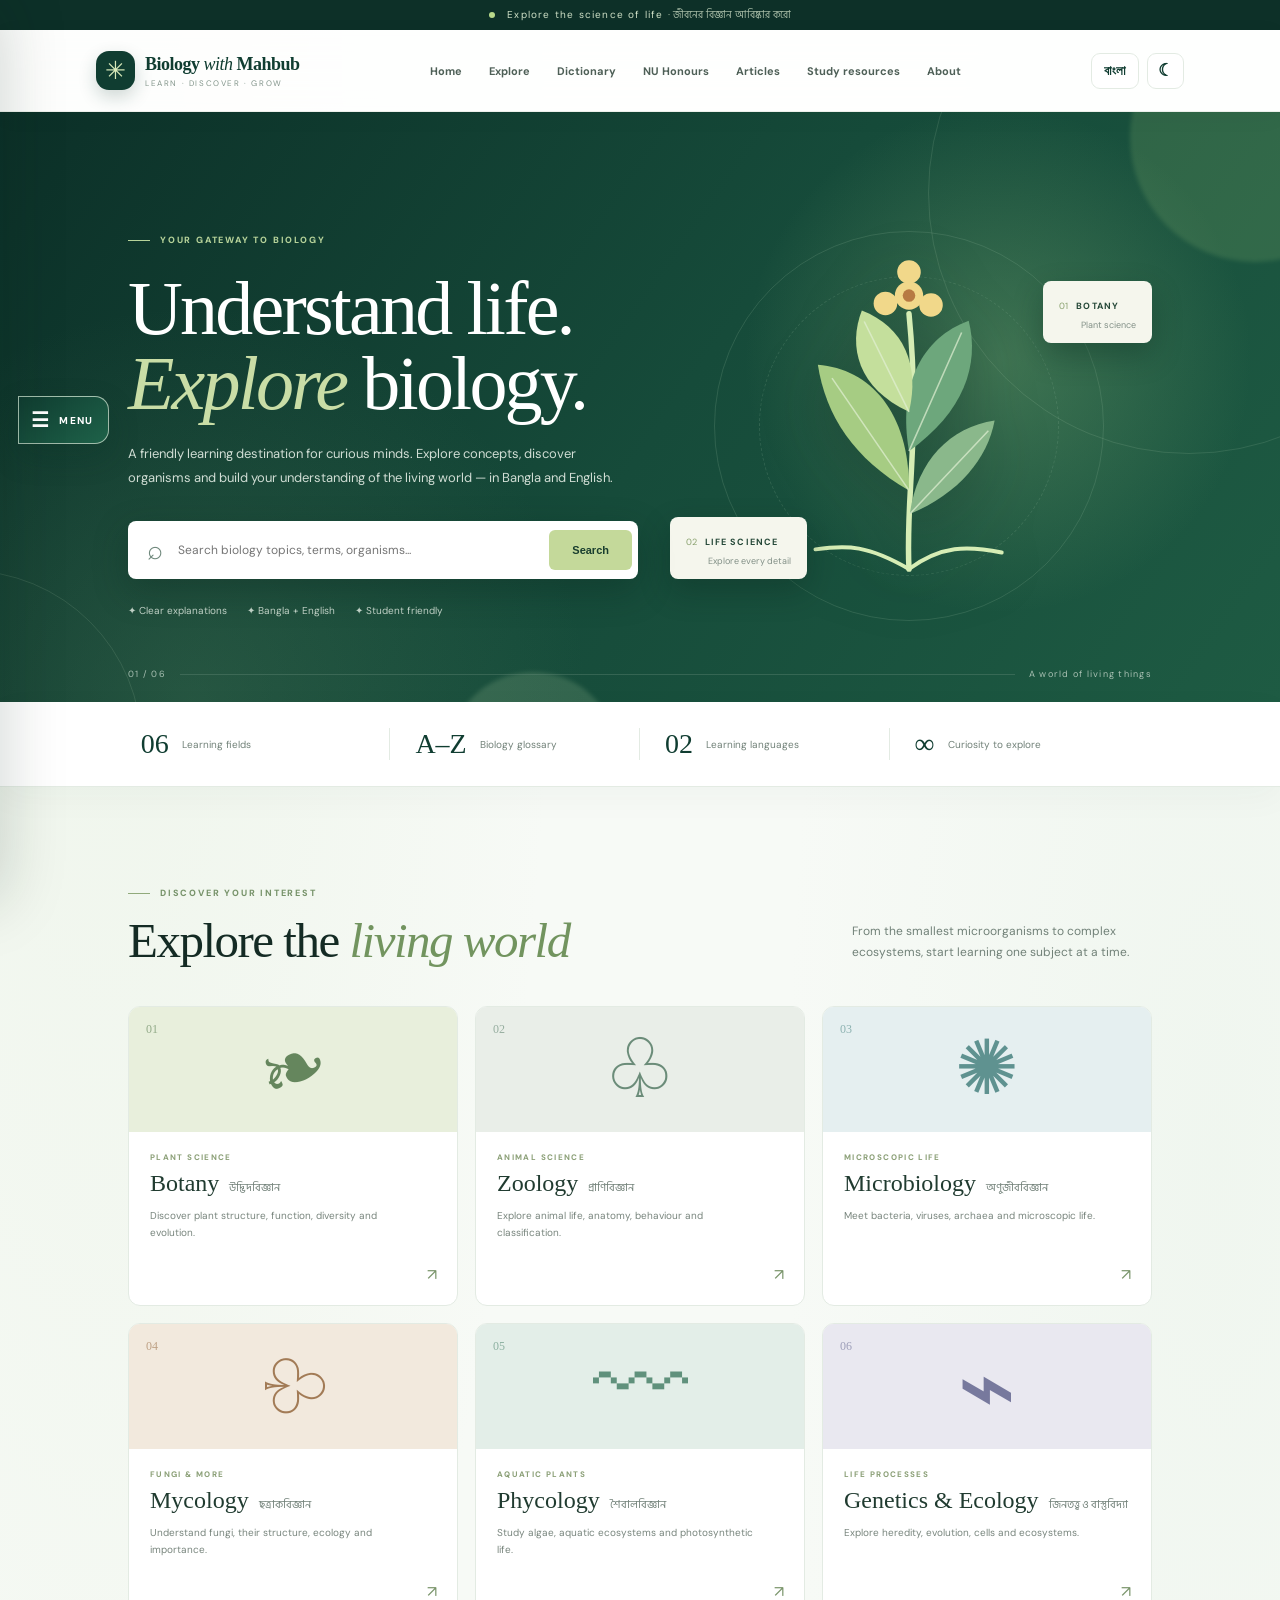
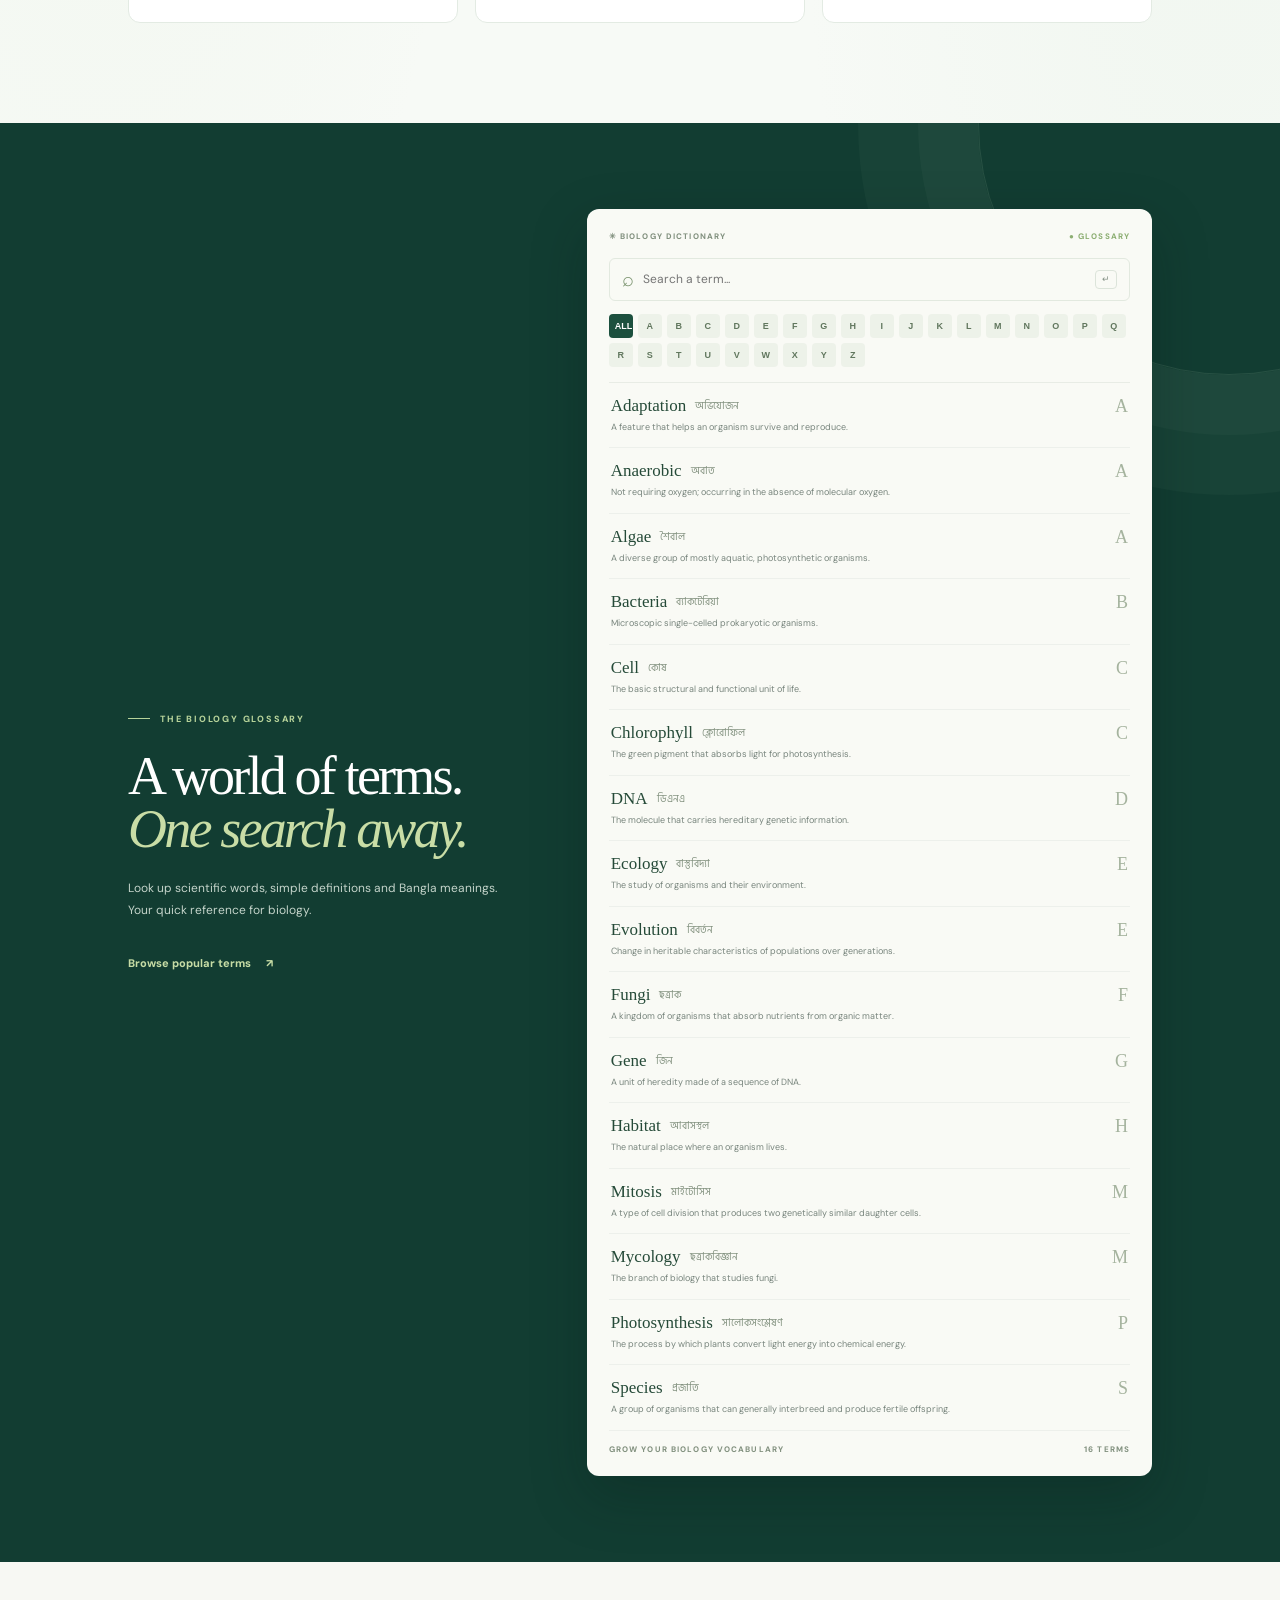
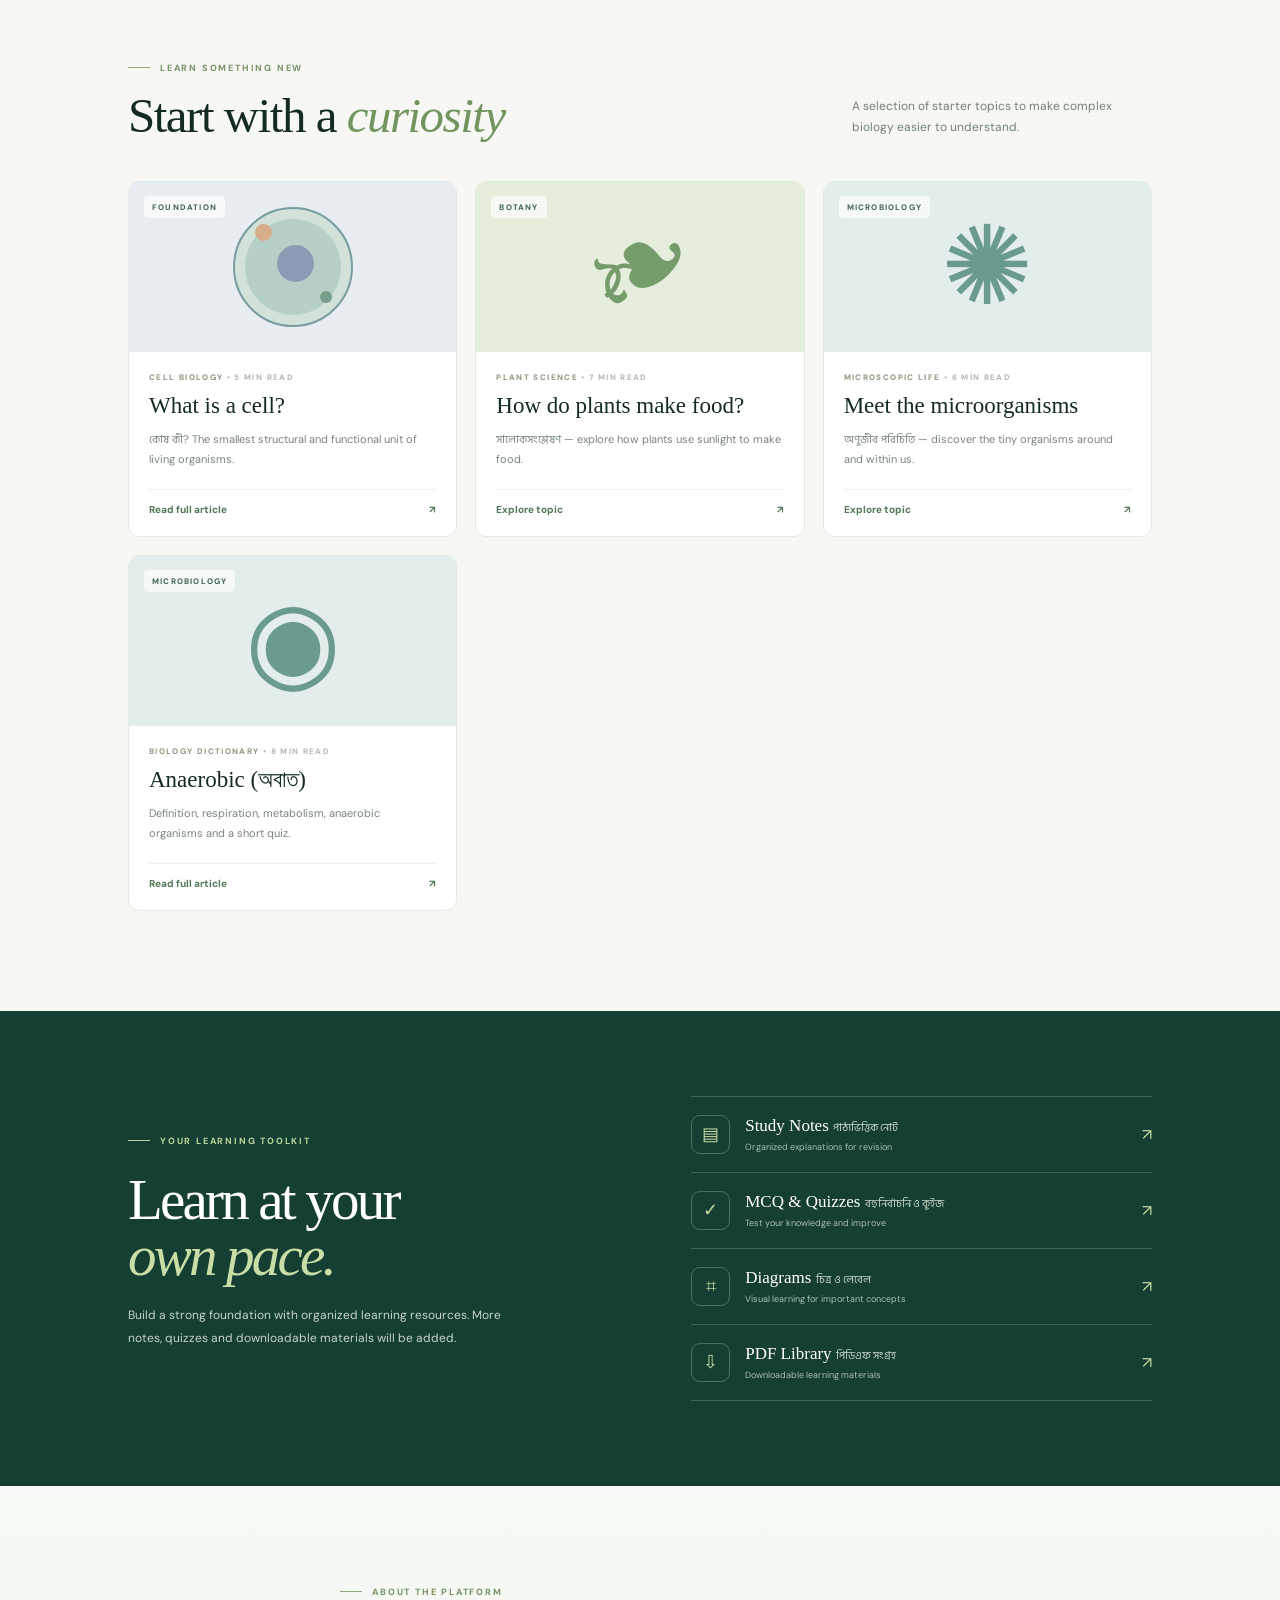
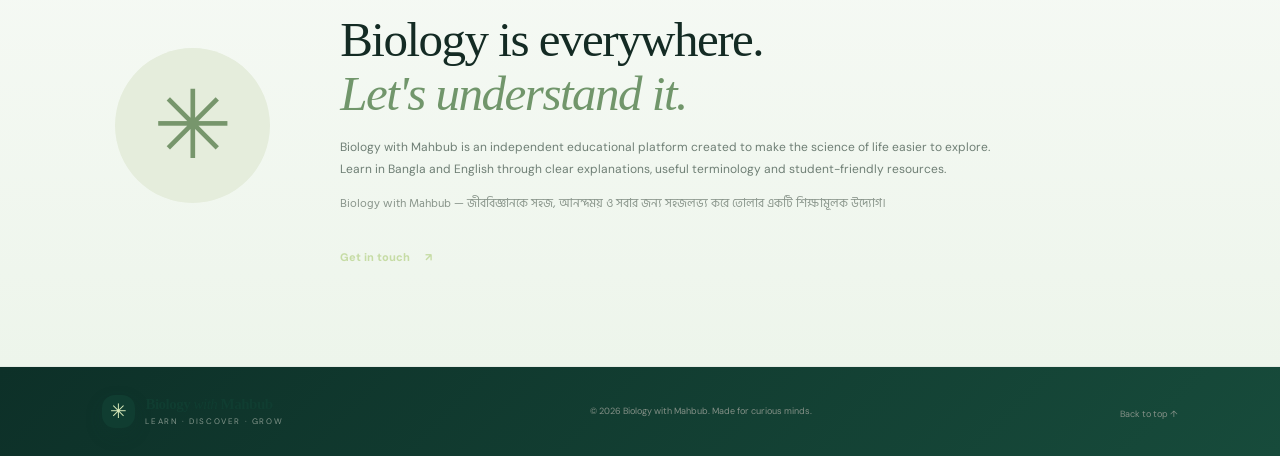
<file: index.html>
<!DOCTYPE html>
<html lang="en">
<head>
  <meta charset="UTF-8">
  <meta name="viewport" content="width=device-width, initial-scale=1.0">
  <meta name="description" content="Biology with Mahbub — learn biology in Bangla and English, from botany and zoology to genetics, ecology and microbiology.">
  <meta name="theme-color" content="#123d32">
  <title>Biology with Mahbub | Explore the Science of Life</title>
  <link rel="preconnect" href="https://fonts.googleapis.com">
  <link rel="preconnect" href="https://fonts.gstatic.com" crossorigin>
  <link href="https://fonts.googleapis.com/css2?family=DM+Sans:wght@400;500;600;700;800&family=Hind+Siliguri:wght@400;500;600;700&display=swap" rel="stylesheet">
  <link rel="stylesheet" href="style.css">
</head>
<body>
  <div class="announcement"><span class="pulse"></span> Explore the science of life <span class="ann-bn">· জীবনের বিজ্ঞান আবিষ্কার করো</span></div>
  <header class="site-header">
    <a class="brand" href="#home" aria-label="Biology with Mahbub home">
      <span class="brand-mark">✳</span><span><b>Biology <em>with</em> Mahbub</b><small>LEARN · DISCOVER · GROW</small></span>
    </a>
    <button class="menu-toggle" id="menuToggle" aria-label="Toggle navigation">☰</button>
    <nav id="mainNav">
      <a href="#home" data-en="Home" data-bn="হোম">Home</a>
      <a href="#explore" data-en="Explore" data-bn="অন্বেষণ">Explore</a>
      <a href="#dictionary" data-en="Dictionary" data-bn="অভিধান">Dictionary</a>
      <a href="honours.html" data-en="NU Honours" data-bn="জাতীয় বিশ্ববিদ্যালয় অনার্স">NU Honours</a>
      <a href="#articles" data-en="Articles" data-bn="আর্টিকেল">Articles</a>
      <a href="#resources" data-en="Study resources" data-bn="শিক্ষা উপকরণ">Study resources</a>
      <a href="#about" data-en="About" data-bn="পরিচিতি">About</a>
    </nav>
    <div class="header-actions">
      <button class="language-btn" id="languageToggle" aria-label="Switch language">বাংলা</button>
      <button class="theme-btn" id="themeToggle" aria-label="Toggle dark mode">☾</button>
    </div>
  </header>

  <main>
    <section class="hero" id="home">
      <div class="hero-orb orb-one"></div><div class="hero-orb orb-two"></div>
      <div class="hero-content">
        <div class="eyebrow"><span></span><span data-en="YOUR GATEWAY TO BIOLOGY" data-bn="জীববিজ্ঞানের জগতে তোমার প্রবেশদ্বার">YOUR GATEWAY TO BIOLOGY</span></div>
        <h1 data-en-html="Understand life.<br><i>Explore</i> biology." data-bn-html="জীবনকে জানো।<br><i>জীববিজ্ঞান</i> আবিষ্কার করো।">Understand life.<br><i>Explore</i> biology.</h1>
        <p data-en="A friendly learning destination for curious minds. Explore concepts, discover organisms and build your understanding of the living world — in Bangla and English." data-bn="কৌতূহলী শিক্ষার্থীদের জন্য জীববিজ্ঞান শেখার একটি সহজ ঠিকানা। বাংলা ও ইংরেজিতে ধারণা, জীববৈচিত্র্য এবং জীবজগত সম্পর্কে জানো।">A friendly learning destination for curious minds. Explore concepts, discover organisms and build your understanding of the living world — in Bangla and English.</p>
        <form class="hero-search" id="searchForm">
          <span class="search-icon">⌕</span><input id="siteSearch" type="search" placeholder="Search biology topics, terms, organisms..." aria-label="Search biology">
          <button type="submit" data-en="Search" data-bn="খুঁজুন">Search</button>
        </form>
        <div class="hero-meta"><span>✦ <span data-en="Clear explanations" data-bn="সহজ ব্যাখ্যা">Clear explanations</span></span><span>✦ <span data-en="Bangla + English" data-bn="বাংলা + ইংরেজি">Bangla + English</span></span><span>✦ <span data-en="Student friendly" data-bn="শিক্ষার্থীবান্ধব">Student friendly</span></span></div>
      </div>
      <div class="hero-art" aria-label="Botanical illustration">
        <div class="art-ring ring-a"></div><div class="art-ring ring-b"></div>
        <div class="plant-illustration">
          <svg viewBox="0 0 420 470" role="img" aria-label="Stylized botanical plant illustration">
            <path d="M210 420 C205 330 225 250 210 95" fill="none" stroke="#d6edb5" stroke-width="7" stroke-linecap="round"/>
            <path d="M210 320 C140 280 104 225 94 160 C160 165 211 220 210 320Z" fill="#a6cc83"/>
            <path d="M210 270 C280 220 300 160 286 104 C228 125 195 184 210 270Z" fill="#6da77c"/>
            <path d="M210 220 C145 190 132 137 150 91 C204 112 224 161 210 220Z" fill="#c4df9c"/>
            <path d="M211 350 C274 324 310 279 319 231 C263 239 220 282 211 350Z" fill="#8ab88b"/>
            <path d="M210 420 C158 390 132 389 91 395 M210 420 C251 390 284 390 328 399" fill="none" stroke="#d6edb5" stroke-width="5" stroke-linecap="round"/>
            <g fill="#f1d88a"><circle cx="210" cy="72" r="18"/><circle cx="180" cy="82" r="15"/><circle cx="238" cy="84" r="15"/><circle cx="210" cy="42" r="15"/><circle cx="210" cy="72" r="8" fill="#b77a43"/></g>
            <g stroke="#e2f0d4" stroke-width="2" opacity=".7"><path d="M210 320L112 177M210 270L277 119M210 220L153 105M211 350L311 244"/></g>
          </svg>
        </div>
        <div class="floating-note note-top"><span>01</span><b>BOTANY</b><small>Plant science</small></div>
        <div class="floating-note note-bottom"><span>02</span><b>LIFE SCIENCE</b><small>Explore every detail</small></div>
      </div>
      <div class="hero-bottom"><span>01 / 06</span><span class="hero-line"></span><span data-en="A world of living things" data-bn="জীবজগতের এক বিশাল জগৎ">A world of living things</span></div>
    </section>

    <section class="quick-stats">
      <div><strong>06</strong><span data-en="Learning fields" data-bn="শিক্ষার শাখা">Learning fields</span></div>
      <div><strong>A–Z</strong><span data-en="Biology glossary" data-bn="জীববিজ্ঞান শব্দকোষ">Biology glossary</span></div>
      <div><strong>02</strong><span data-en="Learning languages" data-bn="শেখার ভাষা">Learning languages</span></div>
      <div><strong>∞</strong><span data-en="Curiosity to explore" data-bn="জানার অফুরন্ত সুযোগ">Curiosity to explore</span></div>
    </section>

    <section class="section explore-section" id="explore">
      <div class="section-heading">
        <div><div class="eyebrow dark"><span></span><span data-en="DISCOVER YOUR INTEREST" data-bn="নিজের আগ্রহের বিষয় খুঁজে নাও">DISCOVER YOUR INTEREST</span></div>
        <h2 data-en-html="Explore the <i>living world</i>" data-bn-html="<i>জীবজগৎ</i> অন্বেষণ করো">Explore the <i>living world</i></h2></div>
        <p data-en="From the smallest microorganisms to complex ecosystems, start learning one subject at a time." data-bn="ক্ষুদ্র অণুজীব থেকে জটিল বাস্তুতন্ত্র—একটি বিষয় দিয়ে শেখা শুরু করো।">From the smallest microorganisms to complex ecosystems, start learning one subject at a time.</p>
      </div>
      <div class="topic-grid">
        <a class="topic-card featured" href="#articles" data-search="botany উদ্ভিদবিজ্ঞান plants">
          <div class="topic-visual botanical"><span>01</span><div class="leaf-shape">❧</div></div><div class="topic-info"><div class="topic-kicker">PLANT SCIENCE</div><h3>Botany <small>উদ্ভিদবিজ্ঞান</small></h3><p data-en="Discover plant structure, function, diversity and evolution." data-bn="উদ্ভিদের গঠন, কাজ, বৈচিত্র্য ও বিবর্তন সম্পর্কে জানো।">Discover plant structure, function, diversity and evolution.</p><span class="card-arrow">↗</span></div>
        </a>
        <a class="topic-card" href="#articles" data-search="zoology প্রাণিবিজ্ঞান animals">
          <div class="topic-visual zoological"><span>02</span><div class="animal-icon">♧</div></div><div class="topic-info"><div class="topic-kicker">ANIMAL SCIENCE</div><h3>Zoology <small>প্রাণিবিজ্ঞান</small></h3><p data-en="Explore animal life, anatomy, behaviour and classification." data-bn="প্রাণীর জীবন, অঙ্গসংস্থান, আচরণ ও শ্রেণিবিন্যাস জানো।">Explore animal life, anatomy, behaviour and classification.</p><span class="card-arrow">↗</span></div>
        </a>
        <a class="topic-card" href="#articles" data-search="microbiology অণুজীববিজ্ঞান bacteria virus">
          <div class="topic-visual micro"><span>03</span><div class="microbe">✺</div></div><div class="topic-info"><div class="topic-kicker">MICROSCOPIC LIFE</div><h3>Microbiology <small>অণুজীববিজ্ঞান</small></h3><p data-en="Meet bacteria, viruses, archaea and microscopic life." data-bn="ব্যাকটেরিয়া, ভাইরাস ও অণুবীক্ষণিক জীব সম্পর্কে জানো।">Meet bacteria, viruses, archaea and microscopic life.</p><span class="card-arrow">↗</span></div>
        </a>
        <a class="topic-card" href="#articles" data-search="mycology ছত্রাকবিজ্ঞান fungi mushroom">
          <div class="topic-visual fungi"><span>04</span><div class="fungus">♧</div></div><div class="topic-info"><div class="topic-kicker">FUNGI & MORE</div><h3>Mycology <small>ছত্রাকবিজ্ঞান</small></h3><p data-en="Understand fungi, their structure, ecology and importance." data-bn="ছত্রাকের গঠন, পরিবেশ ও গুরুত্ব সম্পর্কে জানো।">Understand fungi, their structure, ecology and importance.</p><span class="card-arrow">↗</span></div>
        </a>
        <a class="topic-card" href="#articles" data-search="phycology শৈবালবিজ্ঞান algae">
          <div class="topic-visual algae"><span>05</span><div class="algae">〰</div></div><div class="topic-info"><div class="topic-kicker">AQUATIC PLANTS</div><h3>Phycology <small>শৈবালবিজ্ঞান</small></h3><p data-en="Study algae, aquatic ecosystems and photosynthetic life." data-bn="শৈবাল, জলজ বাস্তুতন্ত্র ও সালোকসংশ্লেষী জীব নিয়ে পড়ো।">Study algae, aquatic ecosystems and photosynthetic life.</p><span class="card-arrow">↗</span></div>
        </a>
        <a class="topic-card" href="#articles" data-search="genetics ecology evolution cell biology">
          <div class="topic-visual genetics"><span>06</span><div class="dna">⌁</div></div><div class="topic-info"><div class="topic-kicker">LIFE PROCESSES</div><h3>Genetics & Ecology <small>জিনতত্ত্ব ও বাস্তুবিদ্যা</small></h3><p data-en="Explore heredity, evolution, cells and ecosystems." data-bn="বংশগতি, বিবর্তন, কোষ ও বাস্তুতন্ত্র সম্পর্কে জানো।">Explore heredity, evolution, cells and ecosystems.</p><span class="card-arrow">↗</span></div>
        </a>
      </div>
    </section>

    <section class="dictionary-section" id="dictionary">
      <div class="dictionary-inner">
        <div class="dictionary-copy"><div class="eyebrow"><span></span><span data-en="THE BIOLOGY GLOSSARY" data-bn="জীববিজ্ঞান শব্দকোষ">THE BIOLOGY GLOSSARY</span></div>
          <h2 data-en-html="A world of terms.<br><i>One search away.</i>" data-bn-html="জীববিজ্ঞানের শব্দভান্ডার।<br><i>এক ক্লিকেই খুঁজে নাও।</i>">A world of terms.<br><i>One search away.</i></h2>
          <p data-en="Look up scientific words, simple definitions and Bangla meanings. Your quick reference for biology." data-bn="বৈজ্ঞানিক শব্দ, সহজ সংজ্ঞা ও বাংলা অর্থ খুঁজে নাও। জীববিজ্ঞান শেখার দ্রুত সহায়ক।">Look up scientific words, simple definitions and Bangla meanings. Your quick reference for biology.</p>
          <a href="#dictionary-list" class="text-link" data-en="Browse popular terms" data-bn="জনপ্রিয় শব্দ দেখো">Browse popular terms <span>↗</span></a>
        </div>
        <div class="dictionary-panel" id="dictionary-list">
          <div class="dict-top"><span>✳ BIOLOGY DICTIONARY</span><span class="online-dot">● GLOSSARY</span></div>
          <div class="dict-search"><span>⌕</span><input id="dictSearch" placeholder="Search a term..." aria-label="Search dictionary"><kbd>↵</kbd></div>
          <div class="alphabet" id="alphabet"></div>
          <div class="term-list" id="termList">
            <article class="term"><div><b>Cell</b><small>কোষ</small></div><p>The basic structural and functional unit of life.</p><span>C</span></article>
            <article class="term"><div><b>Ecology</b><small>বাস্তুবিদ্যা</small></div><p>The study of organisms and their environment.</p><span>E</span></article>
            <article class="term"><div><b>Fungi</b><small>ছত্রাক</small></div><p>A kingdom of organisms that absorb nutrients from organic matter.</p><span>F</span></article>
            <article class="term"><div><b>Photosynthesis</b><small>সালোকসংশ্লেষণ</small></div><p>The process by which plants convert light energy into chemical energy.</p><span>P</span></article>
          </div>
          <div class="dict-foot"><span>GROW YOUR BIOLOGY VOCABULARY</span><span id="termCount">04 TERMS</span></div>
        </div>
      </div>
    </section>

    <section class="section articles-section" id="articles">
      <div class="section-heading">
        <div><div class="eyebrow dark"><span></span><span data-en="LEARN SOMETHING NEW" data-bn="নতুন কিছু শেখো">LEARN SOMETHING NEW</span></div>
        <h2 data-en-html="Start with a <i>curiosity</i>" data-bn-html="<i>কৌতূহল</i> থেকেই শুরু">Start with a <i>curiosity</i></h2></div>
        <p data-en="A selection of starter topics to make complex biology easier to understand." data-bn="জীববিজ্ঞানের জটিল বিষয়গুলো সহজে বুঝতে কিছু প্রাথমিক পাঠ।">A selection of starter topics to make complex biology easier to understand.</p>
      </div>
      <div class="article-grid">
        <article class="article-card"><div class="article-image image-cell"><span>FOUNDATION</span><div class="cell-art"><i></i><b></b><em></em></div></div><div class="article-content"><div class="article-meta">CELL BIOLOGY <span>• 5 MIN READ</span></div><h3>What is a cell?</h3><p>কোষ কী? The smallest structural and functional unit of living organisms.</p><a href="cell.html" class="read-link">Read full article <span>↗</span></a></div></article>
        <article class="article-card"><div class="article-image image-plant"><span>BOTANY</span><div class="plant-mini">❧</div></div><div class="article-content"><div class="article-meta">PLANT SCIENCE <span>• 7 MIN READ</span></div><h3>How do plants make food?</h3><p>সালোকসংশ্লেষণ — explore how plants use sunlight to make food.</p><a href="mailto:hello@biologywithmahbub.com?subject=Photosynthesis%20Lesson" class="read-link">Explore topic <span>↗</span></a></div></article>
        <article class="article-card"><div class="article-image image-micro"><span>MICROBIOLOGY</span><div class="micro-mini">✺</div></div><div class="article-content"><div class="article-meta">MICROSCOPIC LIFE <span>• 6 MIN READ</span></div><h3>Meet the microorganisms</h3><p>অণুজীব পরিচিতি — discover the tiny organisms around and within us.</p><a href="mailto:hello@biologywithmahbub.com?subject=Microbiology%20Lesson" class="read-link">Explore topic <span>↗</span></a></div></article>
      <article class="article-card"><div class="article-image image-micro"><span>MICROBIOLOGY</span><div class="micro-mini">◉</div></div><div class="article-content"><div class="article-meta">BIOLOGY DICTIONARY <span>• 8 MIN READ</span></div><h3>Anaerobic (অবাত)</h3><p>Definition, respiration, metabolism, anaerobic organisms and a short quiz.</p><a href="anaerobic.html" class="read-link">Read full article <span>↗</span></a></div></article>
      </div>
    </section>

    <section class="resources-section" id="resources">
      <div class="resources-inner"><div><div class="eyebrow"><span></span><span data-en="YOUR LEARNING TOOLKIT" data-bn="তোমার শেখার সরঞ্জাম">YOUR LEARNING TOOLKIT</span></div><h2 data-en-html="Learn at your<br><i>own pace.</i>" data-bn-html="নিজের গতিতে<br><i>শিখতে থাকো।</i>">Learn at your<br><i>own pace.</i></h2><p data-en="Build a strong foundation with organized learning resources. More notes, quizzes and downloadable materials will be added." data-bn="গোছানো শিক্ষা উপকরণের মাধ্যমে ভিত্তি মজবুত করো। ধীরে ধীরে আরও নোট, কুইজ ও ডাউনলোডযোগ্য উপকরণ যুক্ত হবে।">Build a strong foundation with organized learning resources. More notes, quizzes and downloadable materials will be added.</p></div>
        <div class="resource-list">
          <a href="mailto:hello@biologywithmahbub.com?subject=Biology%20Notes"><span class="resource-icon">▤</span><span><b>Study Notes <small>পাঠ্যভিত্তিক নোট</small></b><small>Organized explanations for revision</small></span><i>↗</i></a>
          <a href="mailto:hello@biologywithmahbub.com?subject=Biology%20Quiz"><span class="resource-icon">✓</span><span><b>MCQ & Quizzes <small>বহুনির্বাচনি ও কুইজ</small></b><small>Test your knowledge and improve</small></span><i>↗</i></a>
          <a href="mailto:hello@biologywithmahbub.com?subject=Biology%20Diagrams"><span class="resource-icon">⌗</span><span><b>Diagrams <small>চিত্র ও লেবেল</small></b><small>Visual learning for important concepts</small></span><i>↗</i></a>
          <a href="mailto:hello@biologywithmahbub.com?subject=Biology%20PDF"><span class="resource-icon">⇩</span><span><b>PDF Library <small>পিডিএফ সংগ্রহ</small></b><small>Downloadable learning materials</small></span><i>↗</i></a>
        </div>
      </div>
    </section>

    <section class="about-section section" id="about"><div class="about-mark">✳</div><div><div class="eyebrow dark"><span></span><span>ABOUT THE PLATFORM</span></div><h2>Biology is everywhere.<br><i>Let's understand it.</i></h2><p>Biology with Mahbub is an independent educational platform created to make the science of life easier to explore. Learn in Bangla and English through clear explanations, useful terminology and student-friendly resources.</p><p class="bn-copy">Biology with Mahbub — জীববিজ্ঞানকে সহজ, আনন্দময় ও সবার জন্য সহজলভ্য করে তোলার একটি শিক্ষামূলক উদ্যোগ।</p><a class="text-link" href="mailto:hello@biologywithmahbub.com">Get in touch <span>↗</span></a></div></section>
  </main>

  <footer><a class="brand footer-brand" href="#home"><span class="brand-mark">✳</span><span><b>Biology <em>with</em> Mahbub</b><small>LEARN · DISCOVER · GROW</small></span></a><p>© <span id="year"></span> Biology with Mahbub. Made for curious minds.</p><div><a href="#home">Back to top ↑</a></div></footer>
  <div class="toast" id="toast" role="status"></div>
  <script src="script.js"></script>

<button class="side-menu-trigger" id="sideMenuTrigger" aria-label="Open subject menu" aria-expanded="false">
  <span class="trigger-lines">☰</span><span class="trigger-label">MENU</span>
</button>
<div class="side-menu-backdrop" id="sideMenuBackdrop"></div>
<aside class="subject-sidebar" id="subjectSidebar" aria-label="All subjects and pages">
  <div class="side-menu-head">
    <a class="side-brand" href="index.html"><span>✳</span><b>Biology <i>with</i> Mahbub</b></a>
    <button class="side-menu-close" id="sideMenuClose" aria-label="Close menu">×</button>
  </div>
  <div class="side-menu-scroll">
    <p class="side-menu-label">MAIN MENU · প্রধান মেনু</p>
    <a class="side-link" href="index.html#home"><span>⌂</span> Home / হোম</a>
    <a class="side-link" href="index.html#explore"><span>◈</span> Explore Biology / জীববিজ্ঞান</a>
    <a class="side-link" href="index.html#dictionary"><span>▤</span> Biology Dictionary / জীববিজ্ঞান অভিধান</a>
    <a class="side-link" href="index.html#articles"><span>▧</span> Articles / আর্টিকেল</a>
    <a class="side-link" href="index.html#resources"><span>▣</span> Study Resources / শিক্ষা উপকরণ</a>
    <a class="side-link" href="index.html#about"><span>ⓘ</span> About / পরিচিতি</a>
    <div class="side-menu-divider"></div>
    <p class="side-menu-label">BIOLOGY TOPICS · জীববিজ্ঞানের শাখা</p>
    <a class="side-link" href="index.html#explore"><span>🌿</span> Botany / উদ্ভিদবিজ্ঞান</a>
    <a class="side-link" href="index.html#explore"><span>🦋</span> Zoology / প্রাণিবিজ্ঞান</a>
    <a class="side-link" href="index.html#explore"><span>🧫</span> Microbiology / অণুজীববিজ্ঞান</a>
    <a class="side-link" href="index.html#explore"><span>🍄</span> Mycology / ছত্রাকবিজ্ঞান</a>
    <a class="side-link" href="index.html#explore"><span>🌊</span> Phycology / শৈবালবিজ্ঞান</a>
    <a class="side-link" href="index.html#explore"><span>🧬</span> Genetics / বংশগতিবিদ্যা</a>
    <a class="side-link" href="index.html#explore"><span>🌍</span> Ecology / বাস্তুবিদ্যা</a>
    <a class="side-link" href="index.html#explore"><span>🔬</span> Cell Biology / কোষবিজ্ঞান</a>
    <div class="side-menu-divider"></div>
    <p class="side-menu-label">NU HONOURS · জাতীয় বিশ্ববিদ্যালয়</p>
    <a class="side-link side-highlight" href="honours.html"><span>🎓</span> Honours – Botany</a>
    <a class="side-link side-sub" href="year-1.html">01 · 1st Year / প্রথম বর্ষ</a>
    <a class="side-link side-sub" href="year-2.html">02 · 2nd Year / দ্বিতীয় বর্ষ</a>
    <a class="side-link side-sub" href="year-3.html">03 · 3rd Year / তৃতীয় বর্ষ</a>
    <a class="side-link side-sub" href="year-4.html">04 · 4th Year / চতুর্থ বর্ষ</a>
    <div class="side-menu-divider"></div>
    <p class="side-menu-label">FEATURED LESSONS · পাঠ</p>
    <a class="side-link" href="cell.html"><span>🔬</span> What is a Cell? / কোষ কী?</a>
    <a class="side-link" href="anaerobic.html"><span>⚗</span> Anaerobic / অবাত</a>
  </div>
  <div class="side-menu-foot">LEARN · DISCOVER · GROW <span>✳</span></div>
</aside>
<script>
(function(){
 const trigger=document.getElementById('sideMenuTrigger');
 const panel=document.getElementById('subjectSidebar');
 const backdrop=document.getElementById('sideMenuBackdrop');
 const close=document.getElementById('sideMenuClose');
 if(!trigger||!panel||!backdrop||!close)return;
 function setOpen(open){
   panel.classList.toggle('is-open',open);
   backdrop.classList.toggle('is-visible',open);
   trigger.setAttribute('aria-expanded',String(open));
   document.body.classList.toggle('side-menu-open',open);
 }
 trigger.addEventListener('click',()=>setOpen(!panel.classList.contains('is-open')));
 close.addEventListener('click',()=>setOpen(false));
 backdrop.addEventListener('click',()=>setOpen(false));
 panel.querySelectorAll('a').forEach(a=>a.addEventListener('click',()=>setOpen(false)));
 document.addEventListener('keydown',e=>{if(e.key==='Escape')setOpen(false)});
})();
</script>

</body>
</html>
</file>
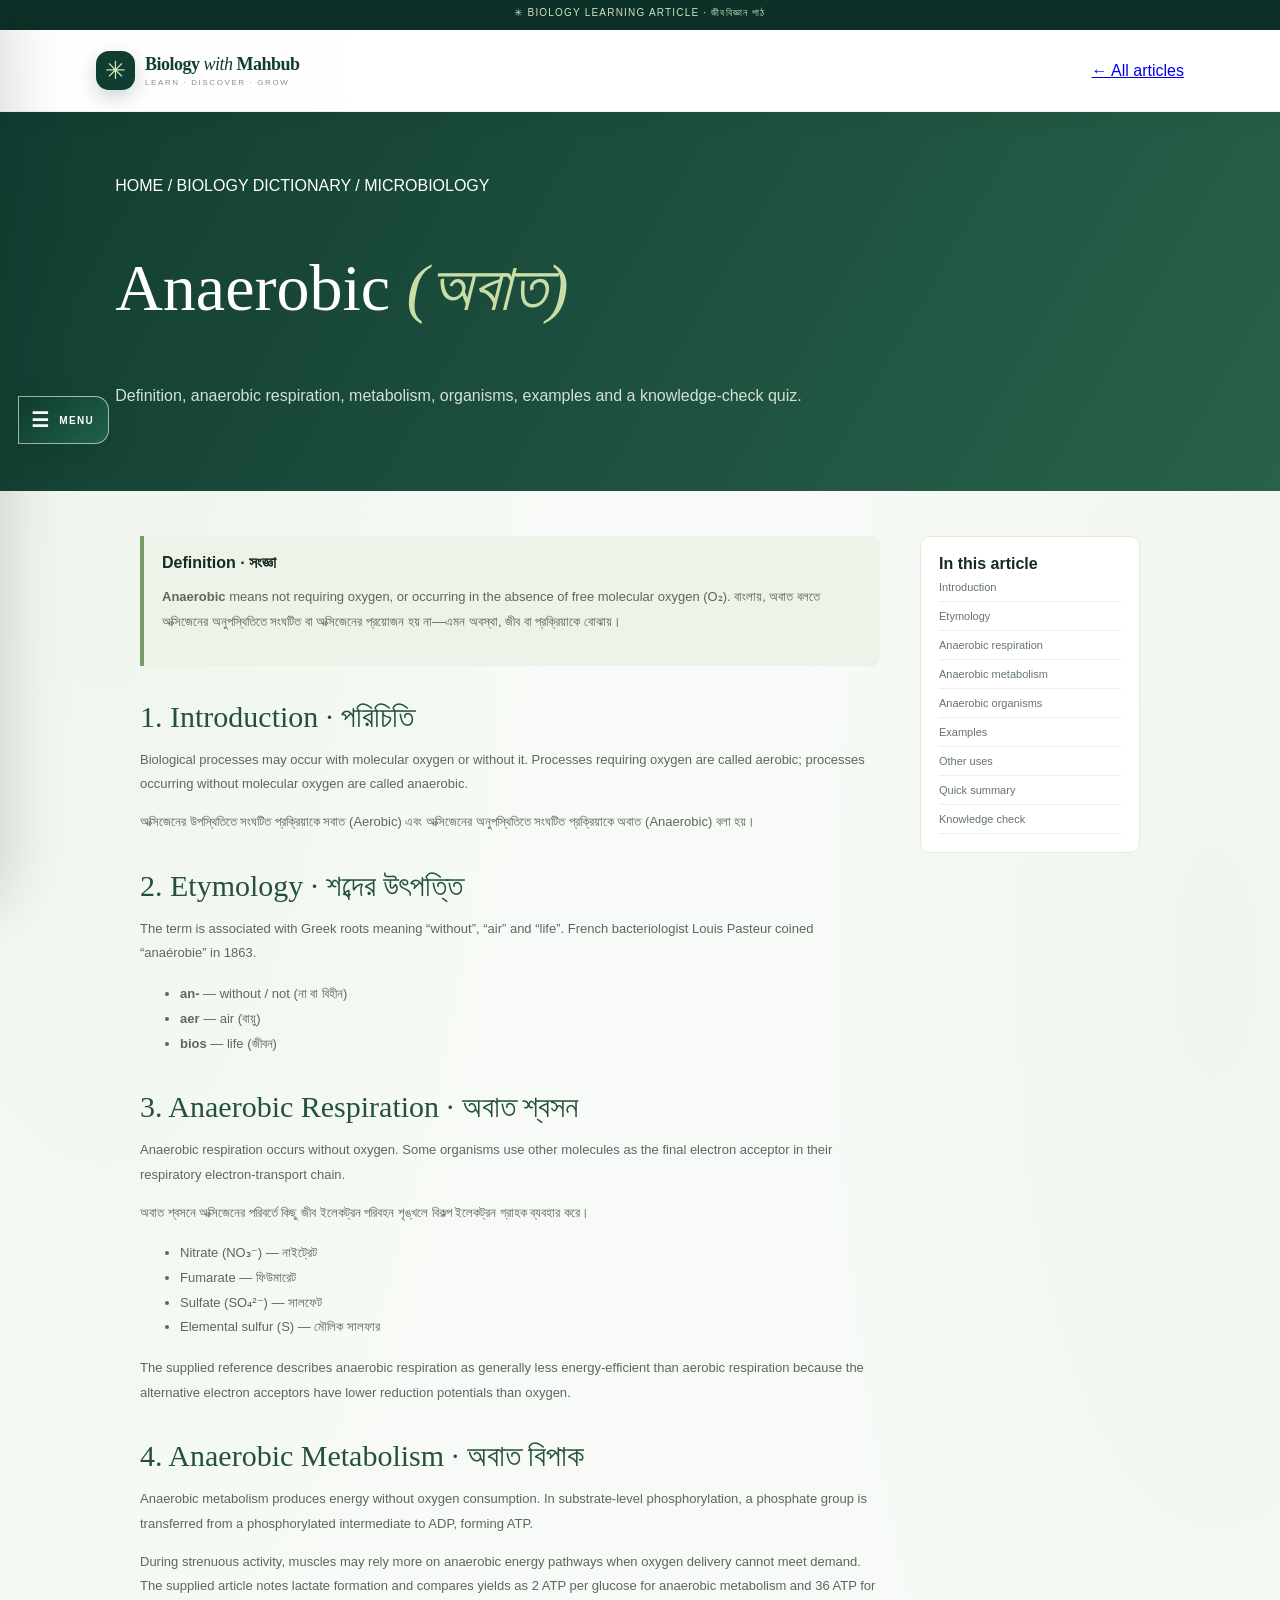
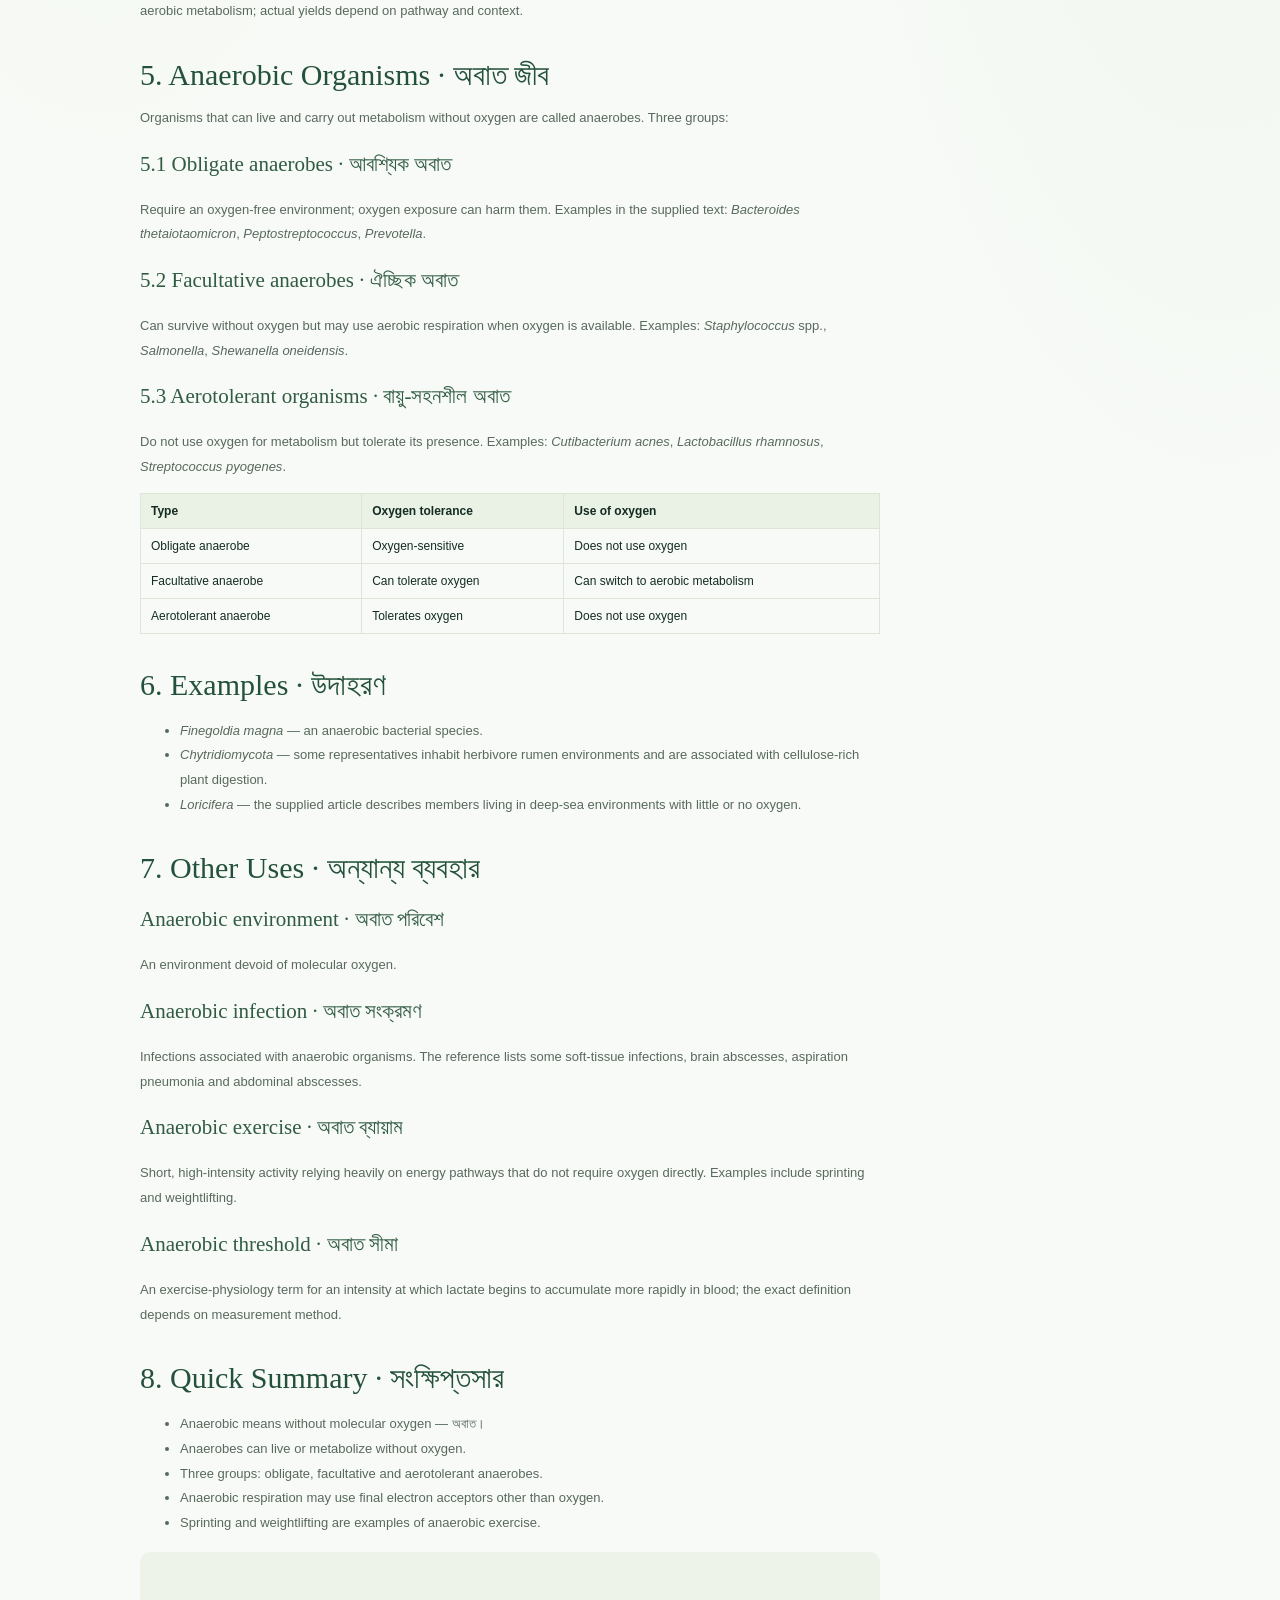
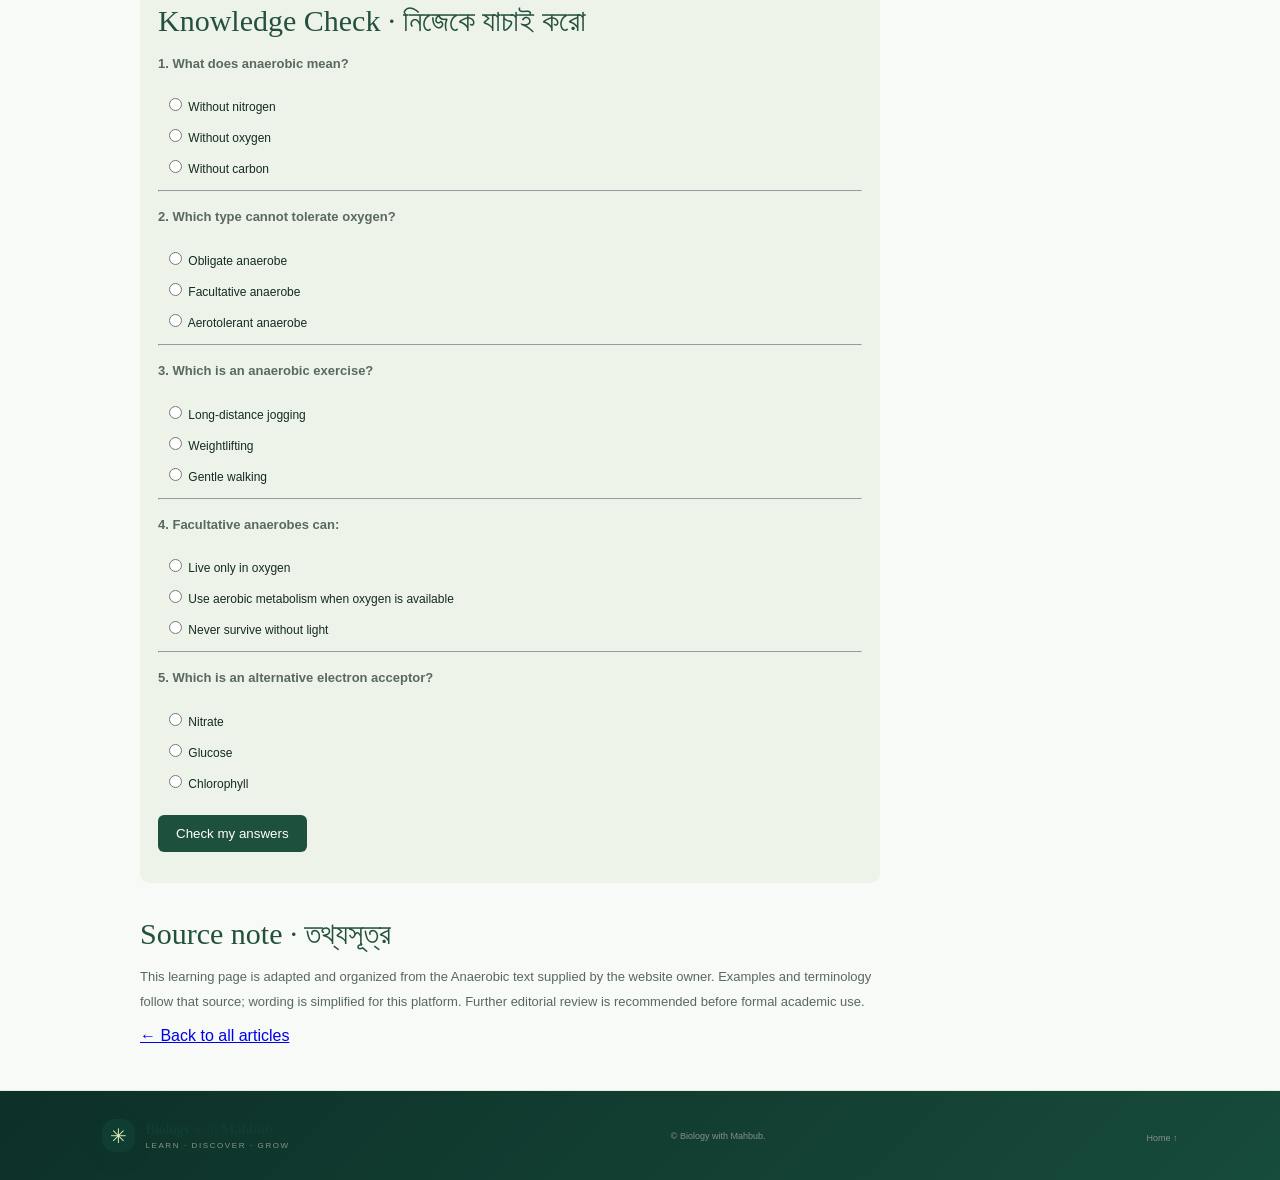
<file: anaerobic.html>
<!doctype html><html lang="en"><head><meta charset="utf-8"><meta name="viewport" content="width=device-width,initial-scale=1"><title>Anaerobic (অবাত) | Biology with Mahbub</title><link rel="stylesheet" href="style.css"><style>
.hero-a{background:linear-gradient(120deg,#123d32,#28624a);color:white;padding:65px 9%}.hero-a h1{font:clamp(42px,6vw,66px) Georgia,serif}.hero-a i{color:#c9dda6}.hero-a p{max-width:720px;line-height:1.8;color:#d4e1d7}.wrap{max-width:1050px;margin:auto;padding:45px 25px;display:grid;grid-template-columns:minmax(0,1fr) 220px;gap:40px}.body-a h2{font:30px Georgia,serif;color:#24513b;margin:34px 0 12px}.body-a h3{font:21px Georgia,serif;color:#315b43}.body-a p,.body-a li{font-size:13px;line-height:1.9;color:#59695e}.body-a .bn{font-family:'Hind Siliguri',sans-serif}.note,.quiz{background:#edf3e8;padding:18px;border-left:4px solid #789b65;border-radius:0 8px 8px 0}.toc{position:sticky;top:100px;height:max-content;background:white;border:1px solid #e4eae1;border-radius:10px;padding:18px}.toc a{display:block;padding:8px 0;text-decoration:none;color:#64756a;font-size:11px;border-bottom:1px solid #edf0eb}.body-a table{width:100%;border-collapse:collapse;font-size:12px}.body-a td,.body-a th{border:1px solid #dce5d8;padding:10px;text-align:left}.body-a th{background:#eaf1e5}.quiz{border:0;border-radius:10px}.quiz label{display:block;font-size:12px;padding:6px}.quiz button{background:#1d503d;color:white;border:0;padding:11px 18px;border-radius:6px;cursor:pointer}.result{font-weight:bold;color:#28563e}@media(max-width:750px){.wrap{grid-template-columns:1fr;padding:30px 6%}.toc{position:static;order:-1}}body.dark .body-a h2,body.dark .body-a h3{color:#d4e5ce}body.dark .body-a p,body.dark .body-a li{color:#b1c0b5}body.dark .toc{background:#182820;border-color:#2a4035}body.dark .toc a{color:#b1c0b5}body.dark .note,body.dark .quiz{background:#20382c}</style></head><body>
<div class="announcement">✳ BIOLOGY LEARNING ARTICLE · জীববিজ্ঞান পাঠ</div><header class="site-header"><a class="brand" href="index.html"><span class="brand-mark">✳</span><span><b>Biology <em>with</em> Mahbub</b><small>LEARN · DISCOVER · GROW</small></span></a><a href="index.html#articles">← All articles</a></header>
<section class="hero-a"><div>HOME / BIOLOGY DICTIONARY / MICROBIOLOGY</div><h1>Anaerobic <i>(অবাত)</i></h1><p>Definition, anaerobic respiration, metabolism, organisms, examples and a knowledge-check quiz.</p></section>
<div class="wrap"><article class="body-a">
<div class="note"><b>Definition · সংজ্ঞা</b><p><strong>Anaerobic</strong> means not requiring oxygen, or occurring in the absence of free molecular oxygen (O₂). বাংলায়, অবাত বলতে অক্সিজেনের অনুপস্থিতিতে সংঘটিত বা অক্সিজেনের প্রয়োজন হয় না—এমন অবস্থা, জীব বা প্রক্রিয়াকে বোঝায়।</p></div>
<h2 id="intro">1. Introduction · পরিচিতি</h2><p>Biological processes may occur with molecular oxygen or without it. Processes requiring oxygen are called aerobic; processes occurring without molecular oxygen are called anaerobic.</p><p class="bn">অক্সিজেনের উপস্থিতিতে সংঘটিত প্রক্রিয়াকে সবাত (Aerobic) এবং অক্সিজেনের অনুপস্থিতিতে সংঘটিত প্রক্রিয়াকে অবাত (Anaerobic) বলা হয়।</p>
<h2 id="origin">2. Etymology · শব্দের উৎপত্তি</h2><p>The term is associated with Greek roots meaning “without”, “air” and “life”. French bacteriologist Louis Pasteur coined “anaérobie” in 1863.</p><ul><li><b>an-</b> — without / not (না বা বিহীন)</li><li><b>aer</b> — air (বায়ু)</li><li><b>bios</b> — life (জীবন)</li></ul>
<h2 id="respiration">3. Anaerobic Respiration · অবাত শ্বসন</h2><p>Anaerobic respiration occurs without oxygen. Some organisms use other molecules as the final electron acceptor in their respiratory electron-transport chain.</p><p class="bn">অবাত শ্বসনে অক্সিজেনের পরিবর্তে কিছু জীব ইলেকট্রন পরিবহন শৃঙ্খলে বিকল্প ইলেকট্রন গ্রাহক ব্যবহার করে।</p><ul><li>Nitrate (NO₃⁻) — নাইট্রেট</li><li>Fumarate — ফিউমারেট</li><li>Sulfate (SO₄²⁻) — সালফেট</li><li>Elemental sulfur (S) — মৌলিক সালফার</li></ul><p>The supplied reference describes anaerobic respiration as generally less energy-efficient than aerobic respiration because the alternative electron acceptors have lower reduction potentials than oxygen.</p>
<h2 id="metabolism">4. Anaerobic Metabolism · অবাত বিপাক</h2><p>Anaerobic metabolism produces energy without oxygen consumption. In substrate-level phosphorylation, a phosphate group is transferred from a phosphorylated intermediate to ADP, forming ATP.</p><p>During strenuous activity, muscles may rely more on anaerobic energy pathways when oxygen delivery cannot meet demand. The supplied article notes lactate formation and compares yields as 2 ATP per glucose for anaerobic metabolism and 36 ATP for aerobic metabolism; actual yields depend on pathway and context.</p>
<h2 id="organisms">5. Anaerobic Organisms · অবাত জীব</h2><p>Organisms that can live and carry out metabolism without oxygen are called anaerobes. Three groups:</p><h3>5.1 Obligate anaerobes · আবশ্যিক অবাত</h3><p>Require an oxygen-free environment; oxygen exposure can harm them. Examples in the supplied text: <i>Bacteroides thetaiotaomicron</i>, <i>Peptostreptococcus</i>, <i>Prevotella</i>.</p><h3>5.2 Facultative anaerobes · ঐচ্ছিক অবাত</h3><p>Can survive without oxygen but may use aerobic respiration when oxygen is available. Examples: <i>Staphylococcus</i> spp., <i>Salmonella</i>, <i>Shewanella oneidensis</i>.</p><h3>5.3 Aerotolerant organisms · বায়ু-সহনশীল অবাত</h3><p>Do not use oxygen for metabolism but tolerate its presence. Examples: <i>Cutibacterium acnes</i>, <i>Lactobacillus rhamnosus</i>, <i>Streptococcus pyogenes</i>.</p>
<table><tr><th>Type</th><th>Oxygen tolerance</th><th>Use of oxygen</th></tr><tr><td>Obligate anaerobe</td><td>Oxygen-sensitive</td><td>Does not use oxygen</td></tr><tr><td>Facultative anaerobe</td><td>Can tolerate oxygen</td><td>Can switch to aerobic metabolism</td></tr><tr><td>Aerotolerant anaerobe</td><td>Tolerates oxygen</td><td>Does not use oxygen</td></tr></table>
<h2 id="examples">6. Examples · উদাহরণ</h2><ul><li><i>Finegoldia magna</i> — an anaerobic bacterial species.</li><li><i>Chytridiomycota</i> — some representatives inhabit herbivore rumen environments and are associated with cellulose-rich plant digestion.</li><li><i>Loricifera</i> — the supplied article describes members living in deep-sea environments with little or no oxygen.</li></ul>
<h2 id="uses">7. Other Uses · অন্যান্য ব্যবহার</h2><h3>Anaerobic environment · অবাত পরিবেশ</h3><p>An environment devoid of molecular oxygen.</p><h3>Anaerobic infection · অবাত সংক্রমণ</h3><p>Infections associated with anaerobic organisms. The reference lists some soft-tissue infections, brain abscesses, aspiration pneumonia and abdominal abscesses.</p><h3>Anaerobic exercise · অবাত ব্যায়াম</h3><p>Short, high-intensity activity relying heavily on energy pathways that do not require oxygen directly. Examples include sprinting and weightlifting.</p><h3>Anaerobic threshold · অবাত সীমা</h3><p>An exercise-physiology term for an intensity at which lactate begins to accumulate more rapidly in blood; the exact definition depends on measurement method.</p>
<h2 id="summary">8. Quick Summary · সংক্ষিপ্তসার</h2><ul><li>Anaerobic means without molecular oxygen — অবাত।</li><li>Anaerobes can live or metabolize without oxygen.</li><li>Three groups: obligate, facultative and aerotolerant anaerobes.</li><li>Anaerobic respiration may use final electron acceptors other than oxygen.</li><li>Sprinting and weightlifting are examples of anaerobic exercise.</li></ul>
<section class="quiz" id="quiz"><h2>Knowledge Check · নিজেকে যাচাই করো</h2><form id="quizForm"><p><b>1. What does anaerobic mean?</b></p><label><input type="radio" name="q1" value="a"> Without nitrogen</label><label><input type="radio" name="q1" value="b"> Without oxygen</label><label><input type="radio" name="q1" value="c"> Without carbon</label><hr><p><b>2. Which type cannot tolerate oxygen?</b></p><label><input type="radio" name="q2" value="a"> Obligate anaerobe</label><label><input type="radio" name="q2" value="b"> Facultative anaerobe</label><label><input type="radio" name="q2" value="c"> Aerotolerant anaerobe</label><hr><p><b>3. Which is an anaerobic exercise?</b></p><label><input type="radio" name="q3" value="a"> Long-distance jogging</label><label><input type="radio" name="q3" value="b"> Weightlifting</label><label><input type="radio" name="q3" value="c"> Gentle walking</label><hr><p><b>4. Facultative anaerobes can:</b></p><label><input type="radio" name="q4" value="a"> Live only in oxygen</label><label><input type="radio" name="q4" value="b"> Use aerobic metabolism when oxygen is available</label><label><input type="radio" name="q4" value="c"> Never survive without light</label><hr><p><b>5. Which is an alternative electron acceptor?</b></p><label><input type="radio" name="q5" value="a"> Nitrate</label><label><input type="radio" name="q5" value="b"> Glucose</label><label><input type="radio" name="q5" value="c"> Chlorophyll</label><br><button>Check my answers</button><p class="result" id="result"></p></form></section>
<h2 id="source">Source note · তথ্যসূত্র</h2><p>This learning page is adapted and organized from the Anaerobic text supplied by the website owner. Examples and terminology follow that source; wording is simplified for this platform. Further editorial review is recommended before formal academic use.</p><a href="index.html#articles">← Back to all articles</a></article>
<aside class="toc"><b>In this article</b><a href="#intro">Introduction</a><a href="#origin">Etymology</a><a href="#respiration">Anaerobic respiration</a><a href="#metabolism">Anaerobic metabolism</a><a href="#organisms">Anaerobic organisms</a><a href="#examples">Examples</a><a href="#uses">Other uses</a><a href="#summary">Quick summary</a><a href="#quiz">Knowledge check</a></aside></div>
<footer><a class="brand footer-brand" href="index.html"><span class="brand-mark">✳</span><span><b>Biology <em>with</em> Mahbub</b><small>LEARN · DISCOVER · GROW</small></span></a><p>© Biology with Mahbub.</p><div><a href="index.html">Home ↑</a></div></footer>
<script>document.getElementById('themeToggle')?.addEventListener('click',()=>{document.body.classList.toggle('dark');document.getElementById('themeToggle').textContent=document.body.classList.contains('dark')?'☀':'☾'});document.getElementById('quizForm').addEventListener('submit',e=>{e.preventDefault();let a={q1:'b',q2:'a',q3:'b',q4:'b',q5:'a'},s=0;for(let k in a)if(document.querySelector('input[name='+k+']:checked')?.value===a[k])s++;document.getElementById('result').textContent='Your score: '+s+'/5 '+(s===5?'Excellent work!':'Review the lesson and try again.');});</script>
<button class="side-menu-trigger" id="sideMenuTrigger" aria-label="Open subject menu" aria-expanded="false">
  <span class="trigger-lines">☰</span><span class="trigger-label">MENU</span>
</button>
<div class="side-menu-backdrop" id="sideMenuBackdrop"></div>
<aside class="subject-sidebar" id="subjectSidebar" aria-label="All subjects and pages">
  <div class="side-menu-head">
    <a class="side-brand" href="index.html"><span>✳</span><b>Biology <i>with</i> Mahbub</b></a>
    <button class="side-menu-close" id="sideMenuClose" aria-label="Close menu">×</button>
  </div>
  <div class="side-menu-scroll">
    <p class="side-menu-label">MAIN MENU · প্রধান মেনু</p>
    <a class="side-link" href="index.html#home"><span>⌂</span> Home / হোম</a>
    <a class="side-link" href="index.html#explore"><span>◈</span> Explore Biology / জীববিজ্ঞান</a>
    <a class="side-link" href="index.html#dictionary"><span>▤</span> Biology Dictionary / জীববিজ্ঞান অভিধান</a>
    <a class="side-link" href="index.html#articles"><span>▧</span> Articles / আর্টিকেল</a>
    <a class="side-link" href="index.html#resources"><span>▣</span> Study Resources / শিক্ষা উপকরণ</a>
    <a class="side-link" href="index.html#about"><span>ⓘ</span> About / পরিচিতি</a>
    <div class="side-menu-divider"></div>
    <p class="side-menu-label">BIOLOGY TOPICS · জীববিজ্ঞানের শাখা</p>
    <a class="side-link" href="index.html#explore"><span>🌿</span> Botany / উদ্ভিদবিজ্ঞান</a>
    <a class="side-link" href="index.html#explore"><span>🦋</span> Zoology / প্রাণিবিজ্ঞান</a>
    <a class="side-link" href="index.html#explore"><span>🧫</span> Microbiology / অণুজীববিজ্ঞান</a>
    <a class="side-link" href="index.html#explore"><span>🍄</span> Mycology / ছত্রাকবিজ্ঞান</a>
    <a class="side-link" href="index.html#explore"><span>🌊</span> Phycology / শৈবালবিজ্ঞান</a>
    <a class="side-link" href="index.html#explore"><span>🧬</span> Genetics / বংশগতিবিদ্যা</a>
    <a class="side-link" href="index.html#explore"><span>🌍</span> Ecology / বাস্তুবিদ্যা</a>
    <a class="side-link" href="index.html#explore"><span>🔬</span> Cell Biology / কোষবিজ্ঞান</a>
    <div class="side-menu-divider"></div>
    <p class="side-menu-label">NU HONOURS · জাতীয় বিশ্ববিদ্যালয়</p>
    <a class="side-link side-highlight" href="honours.html"><span>🎓</span> Honours – Botany</a>
    <a class="side-link side-sub" href="year-1.html">01 · 1st Year / প্রথম বর্ষ</a>
    <a class="side-link side-sub" href="year-2.html">02 · 2nd Year / দ্বিতীয় বর্ষ</a>
    <a class="side-link side-sub" href="year-3.html">03 · 3rd Year / তৃতীয় বর্ষ</a>
    <a class="side-link side-sub" href="year-4.html">04 · 4th Year / চতুর্থ বর্ষ</a>
    <div class="side-menu-divider"></div>
    <p class="side-menu-label">FEATURED LESSONS · পাঠ</p>
    <a class="side-link" href="cell.html"><span>🔬</span> What is a Cell? / কোষ কী?</a>
    <a class="side-link" href="anaerobic.html"><span>⚗</span> Anaerobic / অবাত</a>
  </div>
  <div class="side-menu-foot">LEARN · DISCOVER · GROW <span>✳</span></div>
</aside>
<script>
(function(){
 const trigger=document.getElementById('sideMenuTrigger');
 const panel=document.getElementById('subjectSidebar');
 const backdrop=document.getElementById('sideMenuBackdrop');
 const close=document.getElementById('sideMenuClose');
 if(!trigger||!panel||!backdrop||!close)return;
 function setOpen(open){
   panel.classList.toggle('is-open',open);
   backdrop.classList.toggle('is-visible',open);
   trigger.setAttribute('aria-expanded',String(open));
   document.body.classList.toggle('side-menu-open',open);
 }
 trigger.addEventListener('click',()=>setOpen(!panel.classList.contains('is-open')));
 close.addEventListener('click',()=>setOpen(false));
 backdrop.addEventListener('click',()=>setOpen(false));
 panel.querySelectorAll('a').forEach(a=>a.addEventListener('click',()=>setOpen(false)));
 document.addEventListener('keydown',e=>{if(e.key==='Escape')setOpen(false)});
})();
</script>

</body></html>
</file>
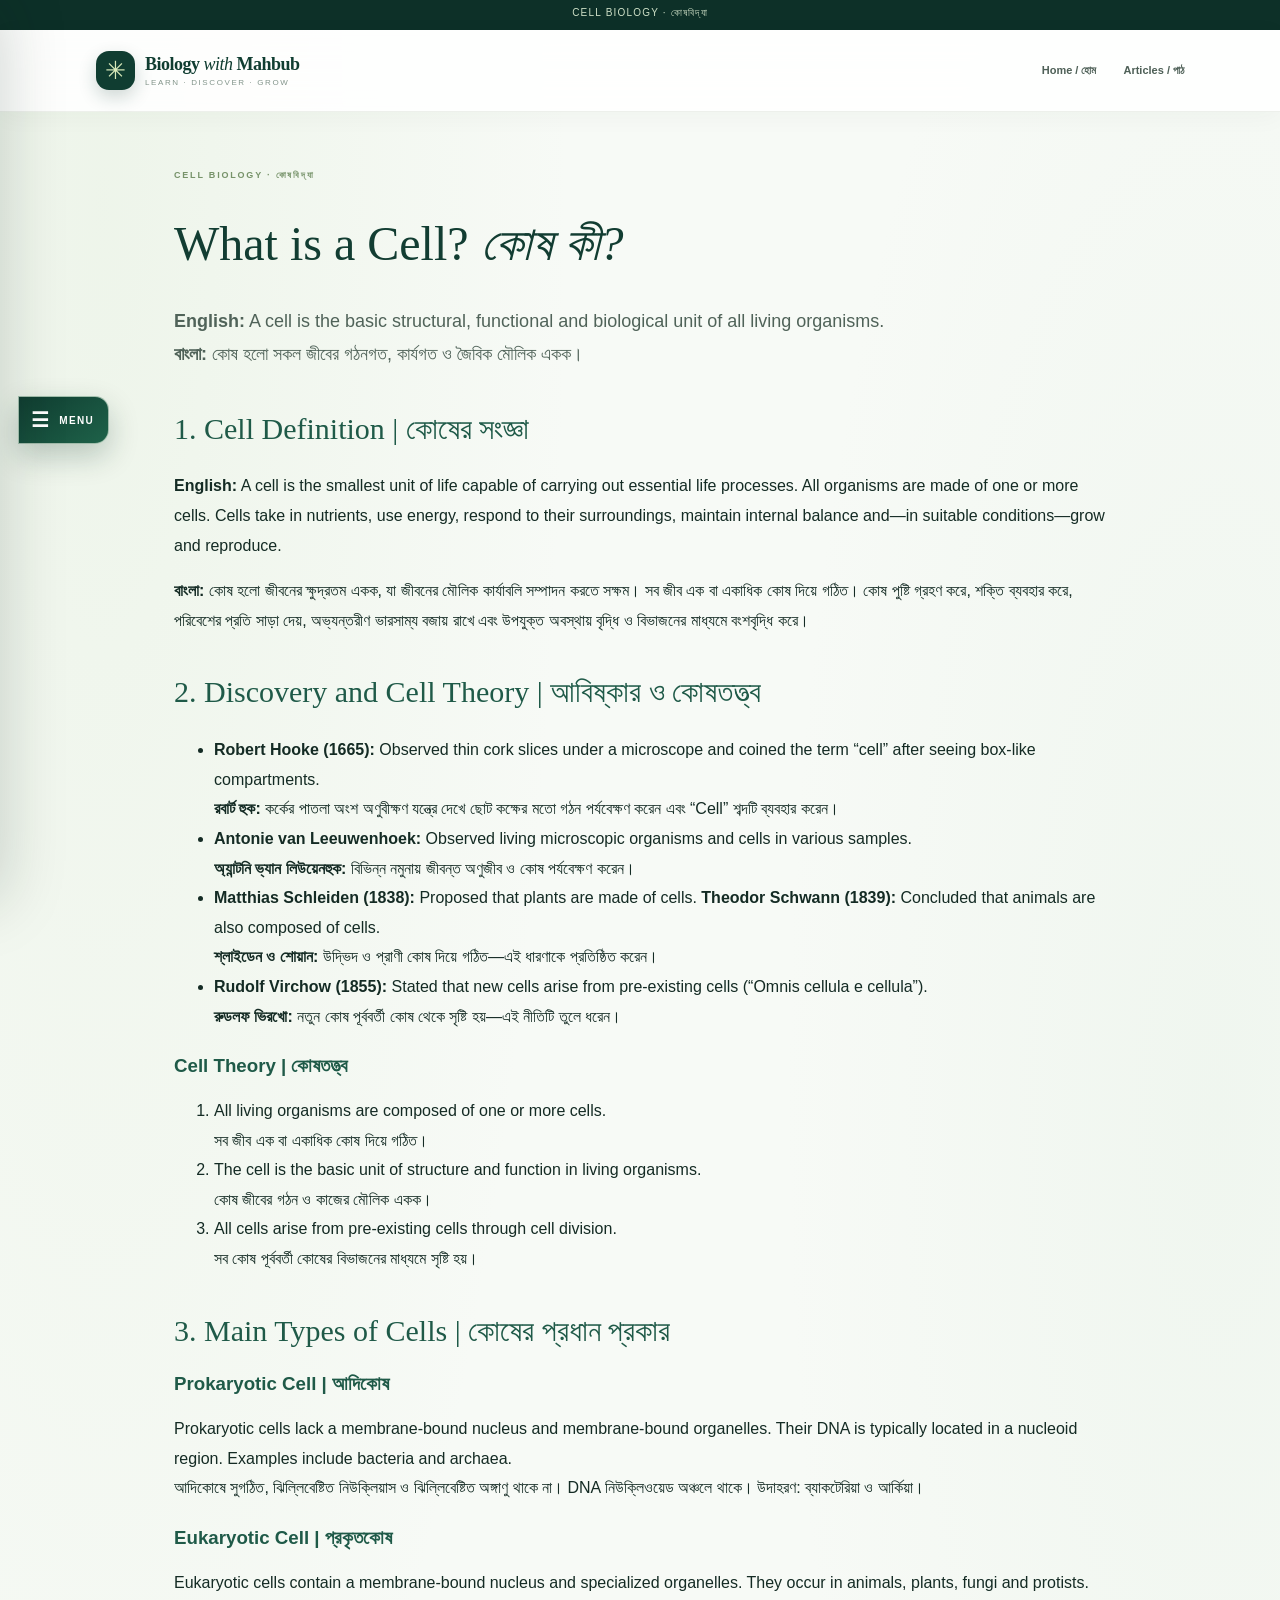
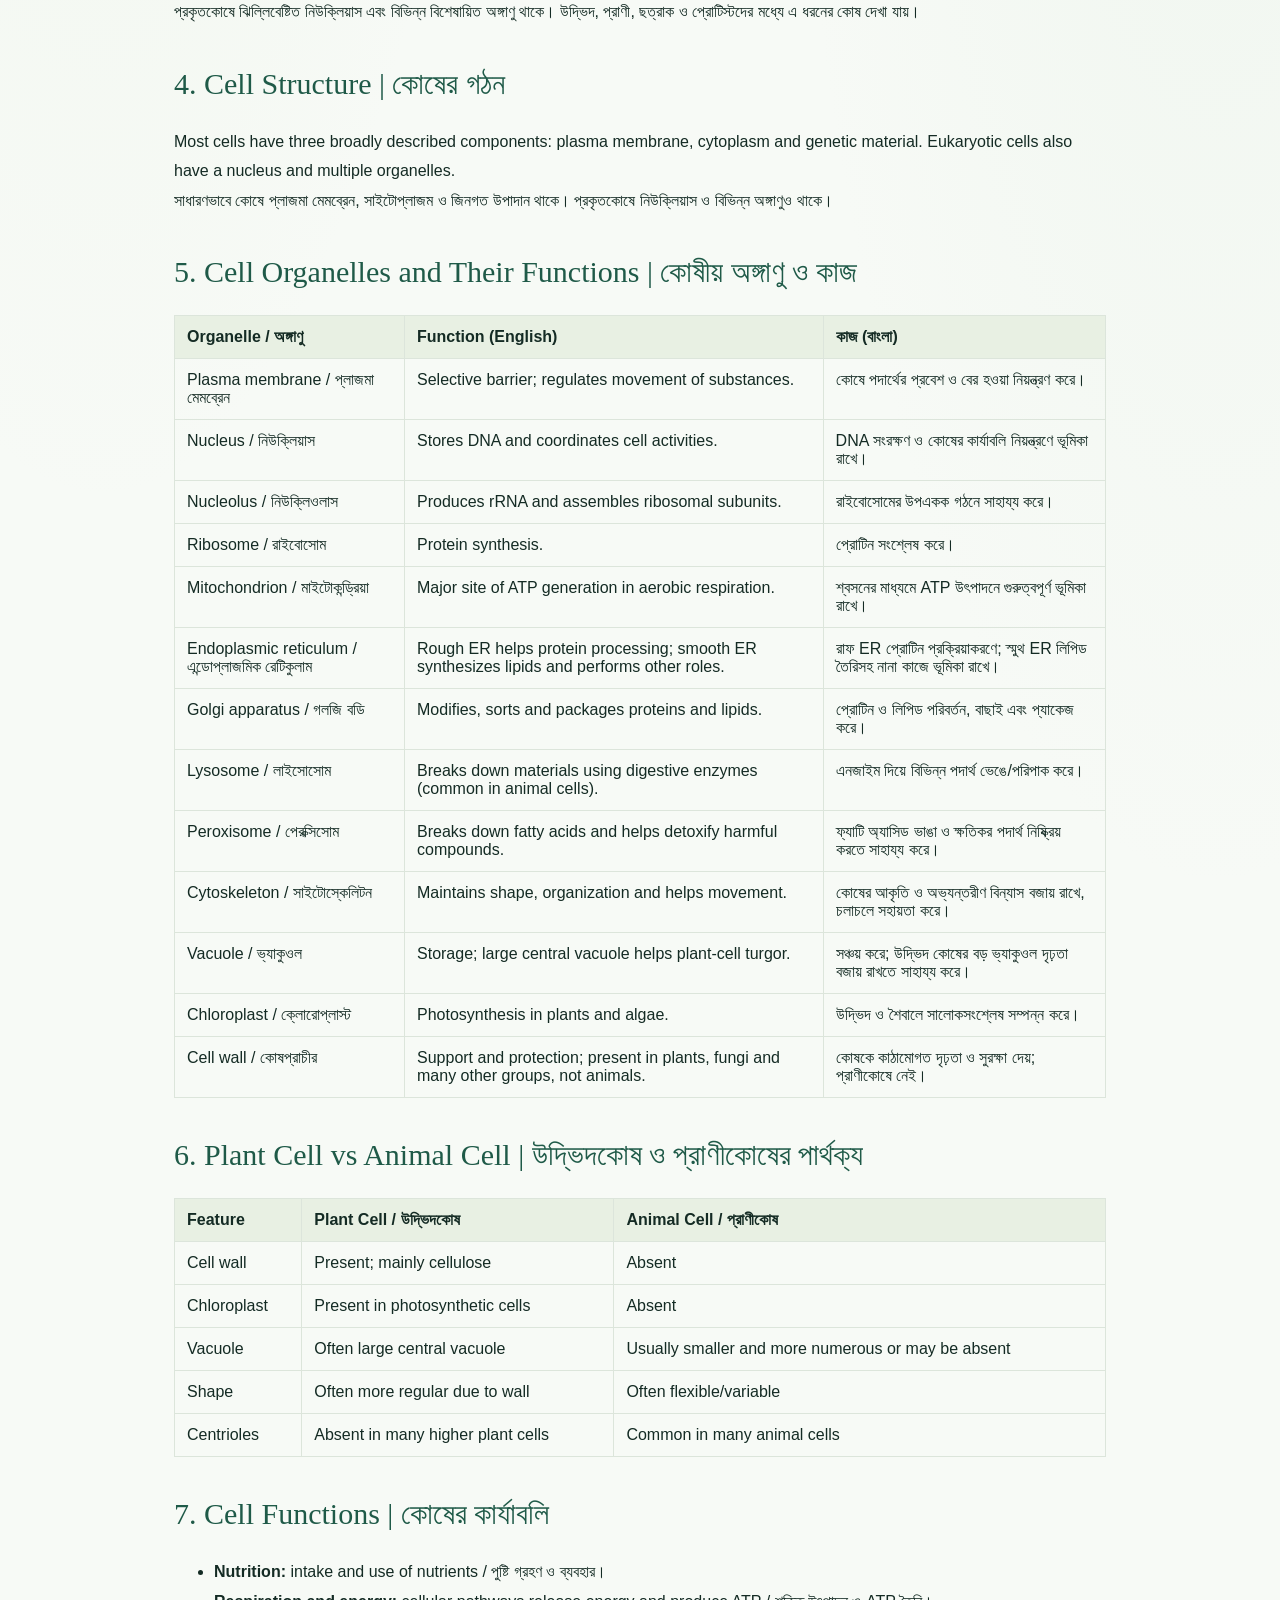
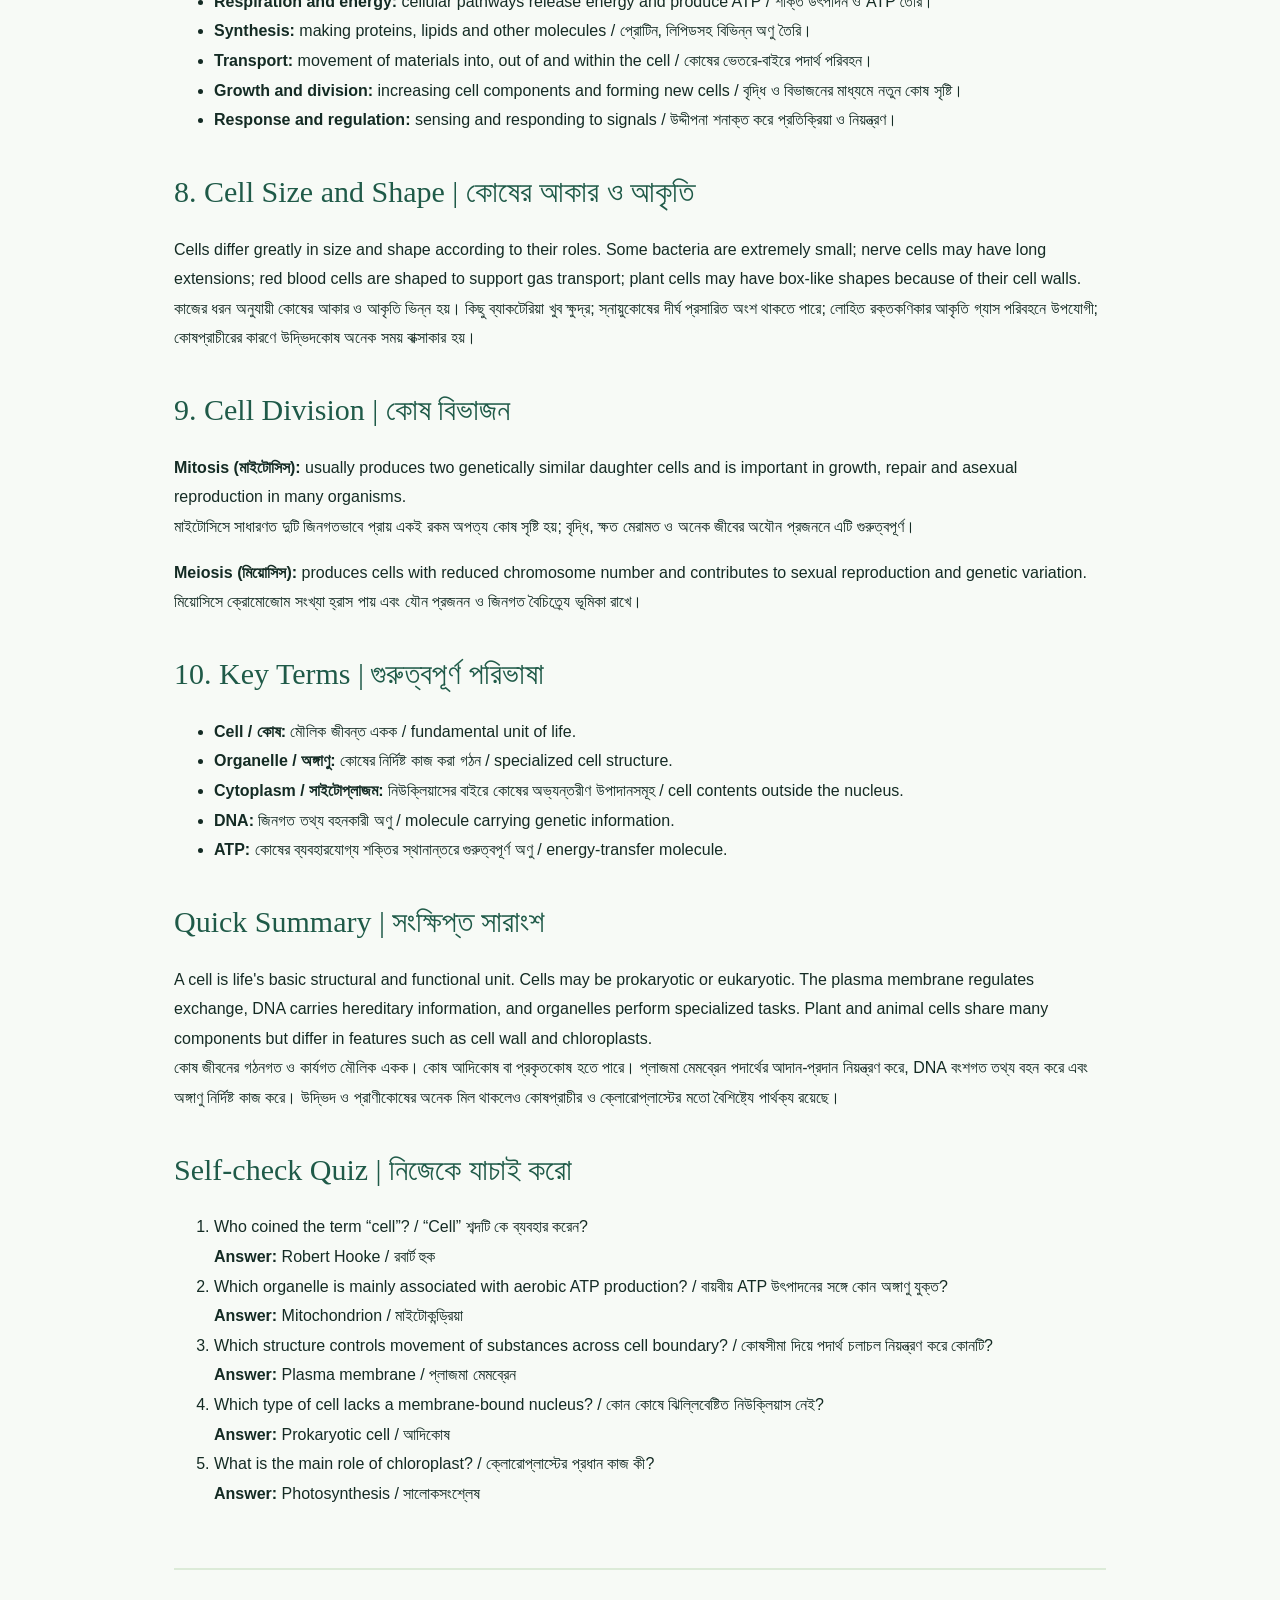
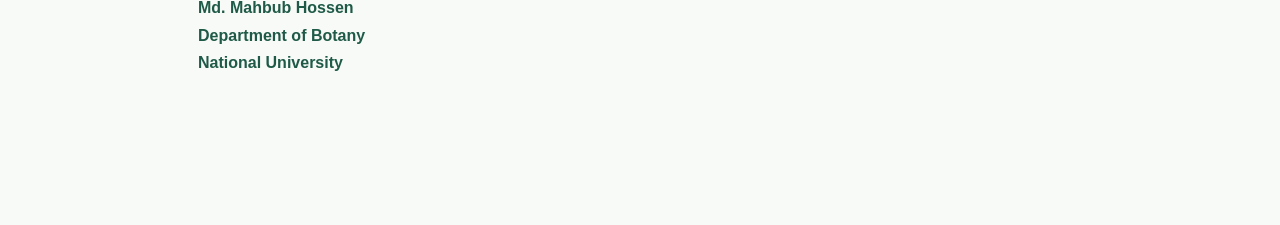
<file: cell.html>
<!DOCTYPE html>
<html lang="en">
<head>
<meta charset="UTF-8"><meta name="viewport" content="width=device-width,initial-scale=1">
<title>What is a Cell? | Biology with Mahbub</title>
<link rel="stylesheet" href="style.css">
<style>
.cell-article{max-width:980px;margin:55px auto;padding:0 24px 70px}.cell-article h1{font:48px Georgia,serif;color:#123d32}.cell-article h2{font:30px Georgia,serif;color:#1f5a48;margin-top:40px}.cell-article h3{color:#1f5a48;margin-top:24px}.cell-article p,.cell-article li{line-height:1.85}.cell-article .lead{font-size:18px;color:#506359}.cell-article .bio-sign{margin-top:60px;padding:24px;border-top:2px solid #dcebd8;color:#1f5a48;font-weight:700;line-height:1.7}.cell-article table{width:100%;border-collapse:collapse;margin:20px 0}.cell-article th,.cell-article td{padding:12px;border:1px solid #dce5db;text-align:left;vertical-align:top}.cell-article th{background:#e8f0e3}
</style></head>
<body>
<div class="announcement">CELL BIOLOGY · কোষবিদ্যা</div>
<header class="site-header"><a class="brand" href="index.html"><span class="brand-mark">✳</span><span><b>Biology <em>with</em> Mahbub</b><small>LEARN · DISCOVER · GROW</small></span></a><nav><a href="index.html">Home / হোম</a><a href="index.html#articles">Articles / পাঠ</a></nav></header>
<main class="cell-article">
<p class="eyebrow dark">CELL BIOLOGY · কোষবিদ্যা</p>
<h1>What is a Cell? <i>কোষ কী?</i></h1>
<p class="lead"><b>English:</b> A cell is the basic structural, functional and biological unit of all living organisms.<br><b>বাংলা:</b> কোষ হলো সকল জীবের গঠনগত, কার্যগত ও জৈবিক মৌলিক একক।</p>
<h2>1. Cell Definition | কোষের সংজ্ঞা</h2>
<p><b>English:</b> A cell is the smallest unit of life capable of carrying out essential life processes. All organisms are made of one or more cells. Cells take in nutrients, use energy, respond to their surroundings, maintain internal balance and—in suitable conditions—grow and reproduce.</p>
<p><b>বাংলা:</b> কোষ হলো জীবনের ক্ষুদ্রতম একক, যা জীবনের মৌলিক কার্যাবলি সম্পাদন করতে সক্ষম। সব জীব এক বা একাধিক কোষ দিয়ে গঠিত। কোষ পুষ্টি গ্রহণ করে, শক্তি ব্যবহার করে, পরিবেশের প্রতি সাড়া দেয়, অভ্যন্তরীণ ভারসাম্য বজায় রাখে এবং উপযুক্ত অবস্থায় বৃদ্ধি ও বিভাজনের মাধ্যমে বংশবৃদ্ধি করে।</p>
<h2>2. Discovery and Cell Theory | আবিষ্কার ও কোষতত্ত্ব</h2>
<ul><li><b>Robert Hooke (1665):</b> Observed thin cork slices under a microscope and coined the term “cell” after seeing box-like compartments. <br><b>রবার্ট হুক:</b> কর্কের পাতলা অংশ অণুবীক্ষণ যন্ত্রে দেখে ছোট কক্ষের মতো গঠন পর্যবেক্ষণ করেন এবং “Cell” শব্দটি ব্যবহার করেন।</li>
<li><b>Antonie van Leeuwenhoek:</b> Observed living microscopic organisms and cells in various samples. <br><b>অ্যান্টনি ভ্যান লিউয়েনহুক:</b> বিভিন্ন নমুনায় জীবন্ত অণুজীব ও কোষ পর্যবেক্ষণ করেন।</li>
<li><b>Matthias Schleiden (1838):</b> Proposed that plants are made of cells. <b>Theodor Schwann (1839):</b> Concluded that animals are also composed of cells. <br><b>শ্লাইডেন ও শোয়ান:</b> উদ্ভিদ ও প্রাণী কোষ দিয়ে গঠিত—এই ধারণাকে প্রতিষ্ঠিত করেন।</li>
<li><b>Rudolf Virchow (1855):</b> Stated that new cells arise from pre-existing cells (“Omnis cellula e cellula”). <br><b>রুডলফ ভিরখো:</b> নতুন কোষ পূর্ববর্তী কোষ থেকে সৃষ্টি হয়—এই নীতিটি তুলে ধরেন।</li></ul>
<h3>Cell Theory | কোষতত্ত্ব</h3><ol><li>All living organisms are composed of one or more cells. <br>সব জীব এক বা একাধিক কোষ দিয়ে গঠিত।</li><li>The cell is the basic unit of structure and function in living organisms. <br>কোষ জীবের গঠন ও কাজের মৌলিক একক।</li><li>All cells arise from pre-existing cells through cell division. <br>সব কোষ পূর্ববর্তী কোষের বিভাজনের মাধ্যমে সৃষ্টি হয়।</li></ol>
<h2>3. Main Types of Cells | কোষের প্রধান প্রকার</h2>
<h3>Prokaryotic Cell | আদিকোষ</h3><p>Prokaryotic cells lack a membrane-bound nucleus and membrane-bound organelles. Their DNA is typically located in a nucleoid region. Examples include bacteria and archaea. <br>আদিকোষে সুগঠিত, ঝিল্লিবেষ্টিত নিউক্লিয়াস ও ঝিল্লিবেষ্টিত অঙ্গাণু থাকে না। DNA নিউক্লিওয়েড অঞ্চলে থাকে। উদাহরণ: ব্যাকটেরিয়া ও আর্কিয়া।</p>
<h3>Eukaryotic Cell | প্রকৃতকোষ</h3><p>Eukaryotic cells contain a membrane-bound nucleus and specialized organelles. They occur in animals, plants, fungi and protists. <br>প্রকৃতকোষে ঝিল্লিবেষ্টিত নিউক্লিয়াস এবং বিভিন্ন বিশেষায়িত অঙ্গাণু থাকে। উদ্ভিদ, প্রাণী, ছত্রাক ও প্রোটিস্টদের মধ্যে এ ধরনের কোষ দেখা যায়।</p>
<h2>4. Cell Structure | কোষের গঠন</h2><p>Most cells have three broadly described components: plasma membrane, cytoplasm and genetic material. Eukaryotic cells also have a nucleus and multiple organelles. <br>সাধারণভাবে কোষে প্লাজমা মেমব্রেন, সাইটোপ্লাজম ও জিনগত উপাদান থাকে। প্রকৃতকোষে নিউক্লিয়াস ও বিভিন্ন অঙ্গাণুও থাকে।</p>
<h2>5. Cell Organelles and Their Functions | কোষীয় অঙ্গাণু ও কাজ</h2>
<table><thead><tr><th>Organelle / অঙ্গাণু</th><th>Function (English)</th><th>কাজ (বাংলা)</th></tr></thead><tbody>
<tr><td>Plasma membrane / প্লাজমা মেমব্রেন</td><td>Selective barrier; regulates movement of substances.</td><td>কোষে পদার্থের প্রবেশ ও বের হওয়া নিয়ন্ত্রণ করে।</td></tr>
<tr><td>Nucleus / নিউক্লিয়াস</td><td>Stores DNA and coordinates cell activities.</td><td>DNA সংরক্ষণ ও কোষের কার্যাবলি নিয়ন্ত্রণে ভূমিকা রাখে।</td></tr>
<tr><td>Nucleolus / নিউক্লিওলাস</td><td>Produces rRNA and assembles ribosomal subunits.</td><td>রাইবোসোমের উপএকক গঠনে সাহায্য করে।</td></tr>
<tr><td>Ribosome / রাইবোসোম</td><td>Protein synthesis.</td><td>প্রোটিন সংশ্লেষ করে।</td></tr>
<tr><td>Mitochondrion / মাইটোকন্ড্রিয়া</td><td>Major site of ATP generation in aerobic respiration.</td><td>শ্বসনের মাধ্যমে ATP উৎপাদনে গুরুত্বপূর্ণ ভূমিকা রাখে।</td></tr>
<tr><td>Endoplasmic reticulum / এন্ডোপ্লাজমিক রেটিকুলাম</td><td>Rough ER helps protein processing; smooth ER synthesizes lipids and performs other roles.</td><td>রাফ ER প্রোটিন প্রক্রিয়াকরণে; স্মুথ ER লিপিড তৈরিসহ নানা কাজে ভূমিকা রাখে।</td></tr>
<tr><td>Golgi apparatus / গলজি বডি</td><td>Modifies, sorts and packages proteins and lipids.</td><td>প্রোটিন ও লিপিড পরিবর্তন, বাছাই এবং প্যাকেজ করে।</td></tr>
<tr><td>Lysosome / লাইসোসোম</td><td>Breaks down materials using digestive enzymes (common in animal cells).</td><td>এনজাইম দিয়ে বিভিন্ন পদার্থ ভেঙে/পরিপাক করে।</td></tr>
<tr><td>Peroxisome / পেরক্সিসোম</td><td>Breaks down fatty acids and helps detoxify harmful compounds.</td><td>ফ্যাটি অ্যাসিড ভাঙা ও ক্ষতিকর পদার্থ নিষ্ক্রিয় করতে সাহায্য করে।</td></tr>
<tr><td>Cytoskeleton / সাইটোস্কেলিটন</td><td>Maintains shape, organization and helps movement.</td><td>কোষের আকৃতি ও অভ্যন্তরীণ বিন্যাস বজায় রাখে, চলাচলে সহায়তা করে।</td></tr>
<tr><td>Vacuole / ভ্যাকুওল</td><td>Storage; large central vacuole helps plant-cell turgor.</td><td>সঞ্চয় করে; উদ্ভিদ কোষের বড় ভ্যাকুওল দৃঢ়তা বজায় রাখতে সাহায্য করে।</td></tr>
<tr><td>Chloroplast / ক্লোরোপ্লাস্ট</td><td>Photosynthesis in plants and algae.</td><td>উদ্ভিদ ও শৈবালে সালোকসংশ্লেষ সম্পন্ন করে।</td></tr>
<tr><td>Cell wall / কোষপ্রাচীর</td><td>Support and protection; present in plants, fungi and many other groups, not animals.</td><td>কোষকে কাঠামোগত দৃঢ়তা ও সুরক্ষা দেয়; প্রাণীকোষে নেই।</td></tr>
</tbody></table>
<h2>6. Plant Cell vs Animal Cell | উদ্ভিদকোষ ও প্রাণীকোষের পার্থক্য</h2>
<table><thead><tr><th>Feature</th><th>Plant Cell / উদ্ভিদকোষ</th><th>Animal Cell / প্রাণীকোষ</th></tr></thead><tbody>
<tr><td>Cell wall</td><td>Present; mainly cellulose</td><td>Absent</td></tr><tr><td>Chloroplast</td><td>Present in photosynthetic cells</td><td>Absent</td></tr><tr><td>Vacuole</td><td>Often large central vacuole</td><td>Usually smaller and more numerous or may be absent</td></tr><tr><td>Shape</td><td>Often more regular due to wall</td><td>Often flexible/variable</td></tr><tr><td>Centrioles</td><td>Absent in many higher plant cells</td><td>Common in many animal cells</td></tr></tbody></table>
<h2>7. Cell Functions | কোষের কার্যাবলি</h2><ul><li><b>Nutrition:</b> intake and use of nutrients / পুষ্টি গ্রহণ ও ব্যবহার।</li><li><b>Respiration and energy:</b> cellular pathways release energy and produce ATP / শক্তি উৎপাদন ও ATP তৈরি।</li><li><b>Synthesis:</b> making proteins, lipids and other molecules / প্রোটিন, লিপিডসহ বিভিন্ন অণু তৈরি।</li><li><b>Transport:</b> movement of materials into, out of and within the cell / কোষের ভেতরে-বাইরে পদার্থ পরিবহন।</li><li><b>Growth and division:</b> increasing cell components and forming new cells / বৃদ্ধি ও বিভাজনের মাধ্যমে নতুন কোষ সৃষ্টি।</li><li><b>Response and regulation:</b> sensing and responding to signals / উদ্দীপনা শনাক্ত করে প্রতিক্রিয়া ও নিয়ন্ত্রণ।</li></ul>
<h2>8. Cell Size and Shape | কোষের আকার ও আকৃতি</h2><p>Cells differ greatly in size and shape according to their roles. Some bacteria are extremely small; nerve cells may have long extensions; red blood cells are shaped to support gas transport; plant cells may have box-like shapes because of their cell walls. <br>কাজের ধরন অনুযায়ী কোষের আকার ও আকৃতি ভিন্ন হয়। কিছু ব্যাকটেরিয়া খুব ক্ষুদ্র; স্নায়ুকোষের দীর্ঘ প্রসারিত অংশ থাকতে পারে; লোহিত রক্তকণিকার আকৃতি গ্যাস পরিবহনে উপযোগী; কোষপ্রাচীরের কারণে উদ্ভিদকোষ অনেক সময় বাক্সাকার হয়।</p>
<h2>9. Cell Division | কোষ বিভাজন</h2><p><b>Mitosis (মাইটোসিস):</b> usually produces two genetically similar daughter cells and is important in growth, repair and asexual reproduction in many organisms. <br>মাইটোসিসে সাধারণত দুটি জিনগতভাবে প্রায় একই রকম অপত্য কোষ সৃষ্টি হয়; বৃদ্ধি, ক্ষত মেরামত ও অনেক জীবের অযৌন প্রজননে এটি গুরুত্বপূর্ণ।</p><p><b>Meiosis (মিয়োসিস):</b> produces cells with reduced chromosome number and contributes to sexual reproduction and genetic variation. <br>মিয়োসিসে ক্রোমোজোম সংখ্যা হ্রাস পায় এবং যৌন প্রজনন ও জিনগত বৈচিত্র্যে ভূমিকা রাখে।</p>
<h2>10. Key Terms | গুরুত্বপূর্ণ পরিভাষা</h2><ul><li><b>Cell / কোষ:</b> মৌলিক জীবন্ত একক / fundamental unit of life.</li><li><b>Organelle / অঙ্গাণু:</b> কোষের নির্দিষ্ট কাজ করা গঠন / specialized cell structure.</li><li><b>Cytoplasm / সাইটোপ্লাজম:</b> নিউক্লিয়াসের বাইরে কোষের অভ্যন্তরীণ উপাদানসমূহ / cell contents outside the nucleus.</li><li><b>DNA:</b> জিনগত তথ্য বহনকারী অণু / molecule carrying genetic information.</li><li><b>ATP:</b> কোষের ব্যবহারযোগ্য শক্তির স্থানান্তরে গুরুত্বপূর্ণ অণু / energy-transfer molecule.</li></ul>
<h2>Quick Summary | সংক্ষিপ্ত সারাংশ</h2><p>A cell is life's basic structural and functional unit. Cells may be prokaryotic or eukaryotic. The plasma membrane regulates exchange, DNA carries hereditary information, and organelles perform specialized tasks. Plant and animal cells share many components but differ in features such as cell wall and chloroplasts. <br>কোষ জীবনের গঠনগত ও কার্যগত মৌলিক একক। কোষ আদিকোষ বা প্রকৃতকোষ হতে পারে। প্লাজমা মেমব্রেন পদার্থের আদান-প্রদান নিয়ন্ত্রণ করে, DNA বংশগত তথ্য বহন করে এবং অঙ্গাণু নির্দিষ্ট কাজ করে। উদ্ভিদ ও প্রাণীকোষের অনেক মিল থাকলেও কোষপ্রাচীর ও ক্লোরোপ্লাস্টের মতো বৈশিষ্ট্যে পার্থক্য রয়েছে।</p>
<h2>Self-check Quiz | নিজেকে যাচাই করো</h2><ol><li>Who coined the term “cell”? / “Cell” শব্দটি কে ব্যবহার করেন?<br><b>Answer:</b> Robert Hooke / রবার্ট হুক</li><li>Which organelle is mainly associated with aerobic ATP production? / বায়বীয় ATP উৎপাদনের সঙ্গে কোন অঙ্গাণু যুক্ত?<br><b>Answer:</b> Mitochondrion / মাইটোকন্ড্রিয়া</li><li>Which structure controls movement of substances across cell boundary? / কোষসীমা দিয়ে পদার্থ চলাচল নিয়ন্ত্রণ করে কোনটি?<br><b>Answer:</b> Plasma membrane / প্লাজমা মেমব্রেন</li><li>Which type of cell lacks a membrane-bound nucleus? / কোন কোষে ঝিল্লিবেষ্টিত নিউক্লিয়াস নেই?<br><b>Answer:</b> Prokaryotic cell / আদিকোষ</li><li>What is the main role of chloroplast? / ক্লোরোপ্লাস্টের প্রধান কাজ কী?<br><b>Answer:</b> Photosynthesis / সালোকসংশ্লেষ</li></ol>
<div class="bio-sign">Md. Mahbub Hossen<br>Department of Botany<br>National University</div>
</main>
<button class="side-menu-trigger" id="sideMenuTrigger" aria-label="Open subject menu" aria-expanded="false">
  <span class="trigger-lines">☰</span><span class="trigger-label">MENU</span>
</button>
<div class="side-menu-backdrop" id="sideMenuBackdrop"></div>
<aside class="subject-sidebar" id="subjectSidebar" aria-label="All subjects and pages">
  <div class="side-menu-head">
    <a class="side-brand" href="index.html"><span>✳</span><b>Biology <i>with</i> Mahbub</b></a>
    <button class="side-menu-close" id="sideMenuClose" aria-label="Close menu">×</button>
  </div>
  <div class="side-menu-scroll">
    <p class="side-menu-label">MAIN MENU · প্রধান মেনু</p>
    <a class="side-link" href="index.html#home"><span>⌂</span> Home / হোম</a>
    <a class="side-link" href="index.html#explore"><span>◈</span> Explore Biology / জীববিজ্ঞান</a>
    <a class="side-link" href="index.html#dictionary"><span>▤</span> Biology Dictionary / জীববিজ্ঞান অভিধান</a>
    <a class="side-link" href="index.html#articles"><span>▧</span> Articles / আর্টিকেল</a>
    <a class="side-link" href="index.html#resources"><span>▣</span> Study Resources / শিক্ষা উপকরণ</a>
    <a class="side-link" href="index.html#about"><span>ⓘ</span> About / পরিচিতি</a>
    <div class="side-menu-divider"></div>
    <p class="side-menu-label">BIOLOGY TOPICS · জীববিজ্ঞানের শাখা</p>
    <a class="side-link" href="index.html#explore"><span>🌿</span> Botany / উদ্ভিদবিজ্ঞান</a>
    <a class="side-link" href="index.html#explore"><span>🦋</span> Zoology / প্রাণিবিজ্ঞান</a>
    <a class="side-link" href="index.html#explore"><span>🧫</span> Microbiology / অণুজীববিজ্ঞান</a>
    <a class="side-link" href="index.html#explore"><span>🍄</span> Mycology / ছত্রাকবিজ্ঞান</a>
    <a class="side-link" href="index.html#explore"><span>🌊</span> Phycology / শৈবালবিজ্ঞান</a>
    <a class="side-link" href="index.html#explore"><span>🧬</span> Genetics / বংশগতিবিদ্যা</a>
    <a class="side-link" href="index.html#explore"><span>🌍</span> Ecology / বাস্তুবিদ্যা</a>
    <a class="side-link" href="index.html#explore"><span>🔬</span> Cell Biology / কোষবিজ্ঞান</a>
    <div class="side-menu-divider"></div>
    <p class="side-menu-label">NU HONOURS · জাতীয় বিশ্ববিদ্যালয়</p>
    <a class="side-link side-highlight" href="honours.html"><span>🎓</span> Honours – Botany</a>
    <a class="side-link side-sub" href="year-1.html">01 · 1st Year / প্রথম বর্ষ</a>
    <a class="side-link side-sub" href="year-2.html">02 · 2nd Year / দ্বিতীয় বর্ষ</a>
    <a class="side-link side-sub" href="year-3.html">03 · 3rd Year / তৃতীয় বর্ষ</a>
    <a class="side-link side-sub" href="year-4.html">04 · 4th Year / চতুর্থ বর্ষ</a>
    <div class="side-menu-divider"></div>
    <p class="side-menu-label">FEATURED LESSONS · পাঠ</p>
    <a class="side-link" href="cell.html"><span>🔬</span> What is a Cell? / কোষ কী?</a>
    <a class="side-link" href="anaerobic.html"><span>⚗</span> Anaerobic / অবাত</a>
  </div>
  <div class="side-menu-foot">LEARN · DISCOVER · GROW <span>✳</span></div>
</aside>
<script>
(function(){
 const trigger=document.getElementById('sideMenuTrigger');
 const panel=document.getElementById('subjectSidebar');
 const backdrop=document.getElementById('sideMenuBackdrop');
 const close=document.getElementById('sideMenuClose');
 if(!trigger||!panel||!backdrop||!close)return;
 function setOpen(open){
   panel.classList.toggle('is-open',open);
   backdrop.classList.toggle('is-visible',open);
   trigger.setAttribute('aria-expanded',String(open));
   document.body.classList.toggle('side-menu-open',open);
 }
 trigger.addEventListener('click',()=>setOpen(!panel.classList.contains('is-open')));
 close.addEventListener('click',()=>setOpen(false));
 backdrop.addEventListener('click',()=>setOpen(false));
 panel.querySelectorAll('a').forEach(a=>a.addEventListener('click',()=>setOpen(false)));
 document.addEventListener('keydown',e=>{if(e.key==='Escape')setOpen(false)});
})();
</script>

</body></html>
</file>
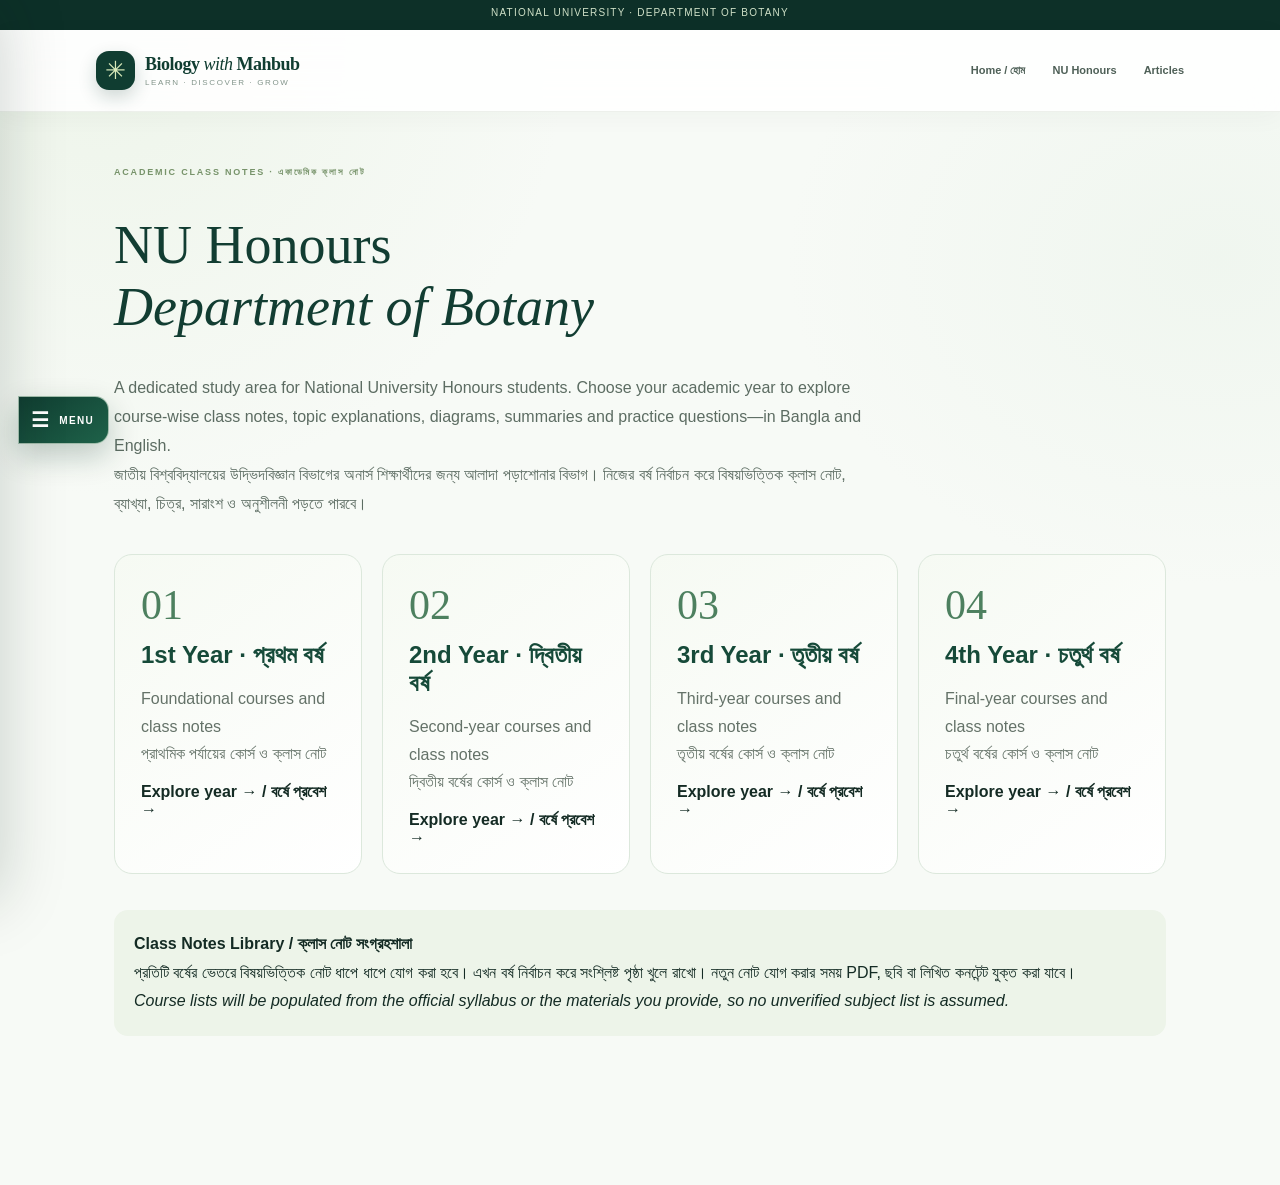
<file: honours.html>
<!DOCTYPE html><html lang="en"><head><meta charset="UTF-8"><meta name="viewport" content="width=device-width,initial-scale=1"><title>NU Honours – Department of Botany | Biology with Mahbub</title><link rel="stylesheet" href="style.css"><style>
.study-wrap{max-width:1100px;margin:55px auto;padding:0 24px 70px}.study-wrap h1{font:clamp(36px,5vw,54px) Georgia,serif;color:#123d32}.study-intro{max-width:760px;line-height:1.8;color:#5c6c62}.year-grid{display:grid;grid-template-columns:repeat(auto-fit,minmax(220px,1fr));gap:20px;margin:36px 0}.year-card{display:block;text-decoration:none;color:inherit;padding:26px;border:1px solid #dce8dc;border-radius:18px;background:linear-gradient(145deg,#f6faf3,#fff);transition:.2s}.year-card:hover{transform:translateY(-4px);box-shadow:0 12px 30px #173e2818}.year-card .num{font:42px Georgia;color:#4d805f}.year-card h2{color:#164a39;margin:12px 0}.year-card p{line-height:1.7;color:#647268}.note-box{padding:20px;border-radius:14px;background:#edf4e9;margin:24px 0;line-height:1.8}.subject-list{display:grid;grid-template-columns:repeat(auto-fit,minmax(230px,1fr));gap:14px;margin:24px 0}.subject{border:1px solid #dce8dc;border-radius:12px;padding:18px;background:#fff}.subject h3{margin:0 0 8px;color:#245b43}.subject p{font-size:14px;color:#657268;line-height:1.6}.backlink{display:inline-block;margin:12px 0;color:#286449}
</style></head><body><div class="announcement">NATIONAL UNIVERSITY · DEPARTMENT OF BOTANY</div><header class="site-header"><a class="brand" href="index.html"><span class="brand-mark">✳</span><span><b>Biology <em>with</em> Mahbub</b><small>LEARN · DISCOVER · GROW</small></span></a><nav><a href="index.html">Home / হোম</a><a href="honours.html">NU Honours</a><a href="index.html#articles">Articles</a></nav></header><main class="study-wrap"><p class="eyebrow dark">ACADEMIC CLASS NOTES · একাডেমিক ক্লাস নোট</p><h1>NU Honours<br><i>Department of Botany</i></h1><p class="study-intro">A dedicated study area for National University Honours students. Choose your academic year to explore course-wise class notes, topic explanations, diagrams, summaries and practice questions—in Bangla and English.<br>জাতীয় বিশ্ববিদ্যালয়ের উদ্ভিদবিজ্ঞান বিভাগের অনার্স শিক্ষার্থীদের জন্য আলাদা পড়াশোনার বিভাগ। নিজের বর্ষ নির্বাচন করে বিষয়ভিত্তিক ক্লাস নোট, ব্যাখ্যা, চিত্র, সারাংশ ও অনুশীলনী পড়তে পারবে।</p><div class="year-grid"><a class="year-card" href="year-1.html"><div class="num">01</div><h2>1st Year · প্রথম বর্ষ</h2><p>Foundational courses and class notes<br>প্রাথমিক পর্যায়ের কোর্স ও ক্লাস নোট</p><b>Explore year → / বর্ষে প্রবেশ →</b></a><a class="year-card" href="year-2.html"><div class="num">02</div><h2>2nd Year · দ্বিতীয় বর্ষ</h2><p>Second-year courses and class notes<br>দ্বিতীয় বর্ষের কোর্স ও ক্লাস নোট</p><b>Explore year → / বর্ষে প্রবেশ →</b></a><a class="year-card" href="year-3.html"><div class="num">03</div><h2>3rd Year · তৃতীয় বর্ষ</h2><p>Third-year courses and class notes<br>তৃতীয় বর্ষের কোর্স ও ক্লাস নোট</p><b>Explore year → / বর্ষে প্রবেশ →</b></a><a class="year-card" href="year-4.html"><div class="num">04</div><h2>4th Year · চতুর্থ বর্ষ</h2><p>Final-year courses and class notes<br>চতুর্থ বর্ষের কোর্স ও ক্লাস নোট</p><b>Explore year → / বর্ষে প্রবেশ →</b></a></div><div class="note-box"><b>Class Notes Library / ক্লাস নোট সংগ্রহশালা</b><br>প্রতিটি বর্ষের ভেতরে বিষয়ভিত্তিক নোট ধাপে ধাপে যোগ করা হবে। এখন বর্ষ নির্বাচন করে সংশ্লিষ্ট পৃষ্ঠা খুলে রাখো। নতুন নোট যোগ করার সময় PDF, ছবি বা লিখিত কনটেন্ট যুক্ত করা যাবে।<br><i>Course lists will be populated from the official syllabus or the materials you provide, so no unverified subject list is assumed.</i></div></main>
<button class="side-menu-trigger" id="sideMenuTrigger" aria-label="Open subject menu" aria-expanded="false">
  <span class="trigger-lines">☰</span><span class="trigger-label">MENU</span>
</button>
<div class="side-menu-backdrop" id="sideMenuBackdrop"></div>
<aside class="subject-sidebar" id="subjectSidebar" aria-label="All subjects and pages">
  <div class="side-menu-head">
    <a class="side-brand" href="index.html"><span>✳</span><b>Biology <i>with</i> Mahbub</b></a>
    <button class="side-menu-close" id="sideMenuClose" aria-label="Close menu">×</button>
  </div>
  <div class="side-menu-scroll">
    <p class="side-menu-label">MAIN MENU · প্রধান মেনু</p>
    <a class="side-link" href="index.html#home"><span>⌂</span> Home / হোম</a>
    <a class="side-link" href="index.html#explore"><span>◈</span> Explore Biology / জীববিজ্ঞান</a>
    <a class="side-link" href="index.html#dictionary"><span>▤</span> Biology Dictionary / জীববিজ্ঞান অভিধান</a>
    <a class="side-link" href="index.html#articles"><span>▧</span> Articles / আর্টিকেল</a>
    <a class="side-link" href="index.html#resources"><span>▣</span> Study Resources / শিক্ষা উপকরণ</a>
    <a class="side-link" href="index.html#about"><span>ⓘ</span> About / পরিচিতি</a>
    <div class="side-menu-divider"></div>
    <p class="side-menu-label">BIOLOGY TOPICS · জীববিজ্ঞানের শাখা</p>
    <a class="side-link" href="index.html#explore"><span>🌿</span> Botany / উদ্ভিদবিজ্ঞান</a>
    <a class="side-link" href="index.html#explore"><span>🦋</span> Zoology / প্রাণিবিজ্ঞান</a>
    <a class="side-link" href="index.html#explore"><span>🧫</span> Microbiology / অণুজীববিজ্ঞান</a>
    <a class="side-link" href="index.html#explore"><span>🍄</span> Mycology / ছত্রাকবিজ্ঞান</a>
    <a class="side-link" href="index.html#explore"><span>🌊</span> Phycology / শৈবালবিজ্ঞান</a>
    <a class="side-link" href="index.html#explore"><span>🧬</span> Genetics / বংশগতিবিদ্যা</a>
    <a class="side-link" href="index.html#explore"><span>🌍</span> Ecology / বাস্তুবিদ্যা</a>
    <a class="side-link" href="index.html#explore"><span>🔬</span> Cell Biology / কোষবিজ্ঞান</a>
    <div class="side-menu-divider"></div>
    <p class="side-menu-label">NU HONOURS · জাতীয় বিশ্ববিদ্যালয়</p>
    <a class="side-link side-highlight" href="honours.html"><span>🎓</span> Honours – Botany</a>
    <a class="side-link side-sub" href="year-1.html">01 · 1st Year / প্রথম বর্ষ</a>
    <a class="side-link side-sub" href="year-2.html">02 · 2nd Year / দ্বিতীয় বর্ষ</a>
    <a class="side-link side-sub" href="year-3.html">03 · 3rd Year / তৃতীয় বর্ষ</a>
    <a class="side-link side-sub" href="year-4.html">04 · 4th Year / চতুর্থ বর্ষ</a>
    <div class="side-menu-divider"></div>
    <p class="side-menu-label">FEATURED LESSONS · পাঠ</p>
    <a class="side-link" href="cell.html"><span>🔬</span> What is a Cell? / কোষ কী?</a>
    <a class="side-link" href="anaerobic.html"><span>⚗</span> Anaerobic / অবাত</a>
  </div>
  <div class="side-menu-foot">LEARN · DISCOVER · GROW <span>✳</span></div>
</aside>
<script>
(function(){
 const trigger=document.getElementById('sideMenuTrigger');
 const panel=document.getElementById('subjectSidebar');
 const backdrop=document.getElementById('sideMenuBackdrop');
 const close=document.getElementById('sideMenuClose');
 if(!trigger||!panel||!backdrop||!close)return;
 function setOpen(open){
   panel.classList.toggle('is-open',open);
   backdrop.classList.toggle('is-visible',open);
   trigger.setAttribute('aria-expanded',String(open));
   document.body.classList.toggle('side-menu-open',open);
 }
 trigger.addEventListener('click',()=>setOpen(!panel.classList.contains('is-open')));
 close.addEventListener('click',()=>setOpen(false));
 backdrop.addEventListener('click',()=>setOpen(false));
 panel.querySelectorAll('a').forEach(a=>a.addEventListener('click',()=>setOpen(false)));
 document.addEventListener('keydown',e=>{if(e.key==='Escape')setOpen(false)});
})();
</script>

</body></html>
</file>
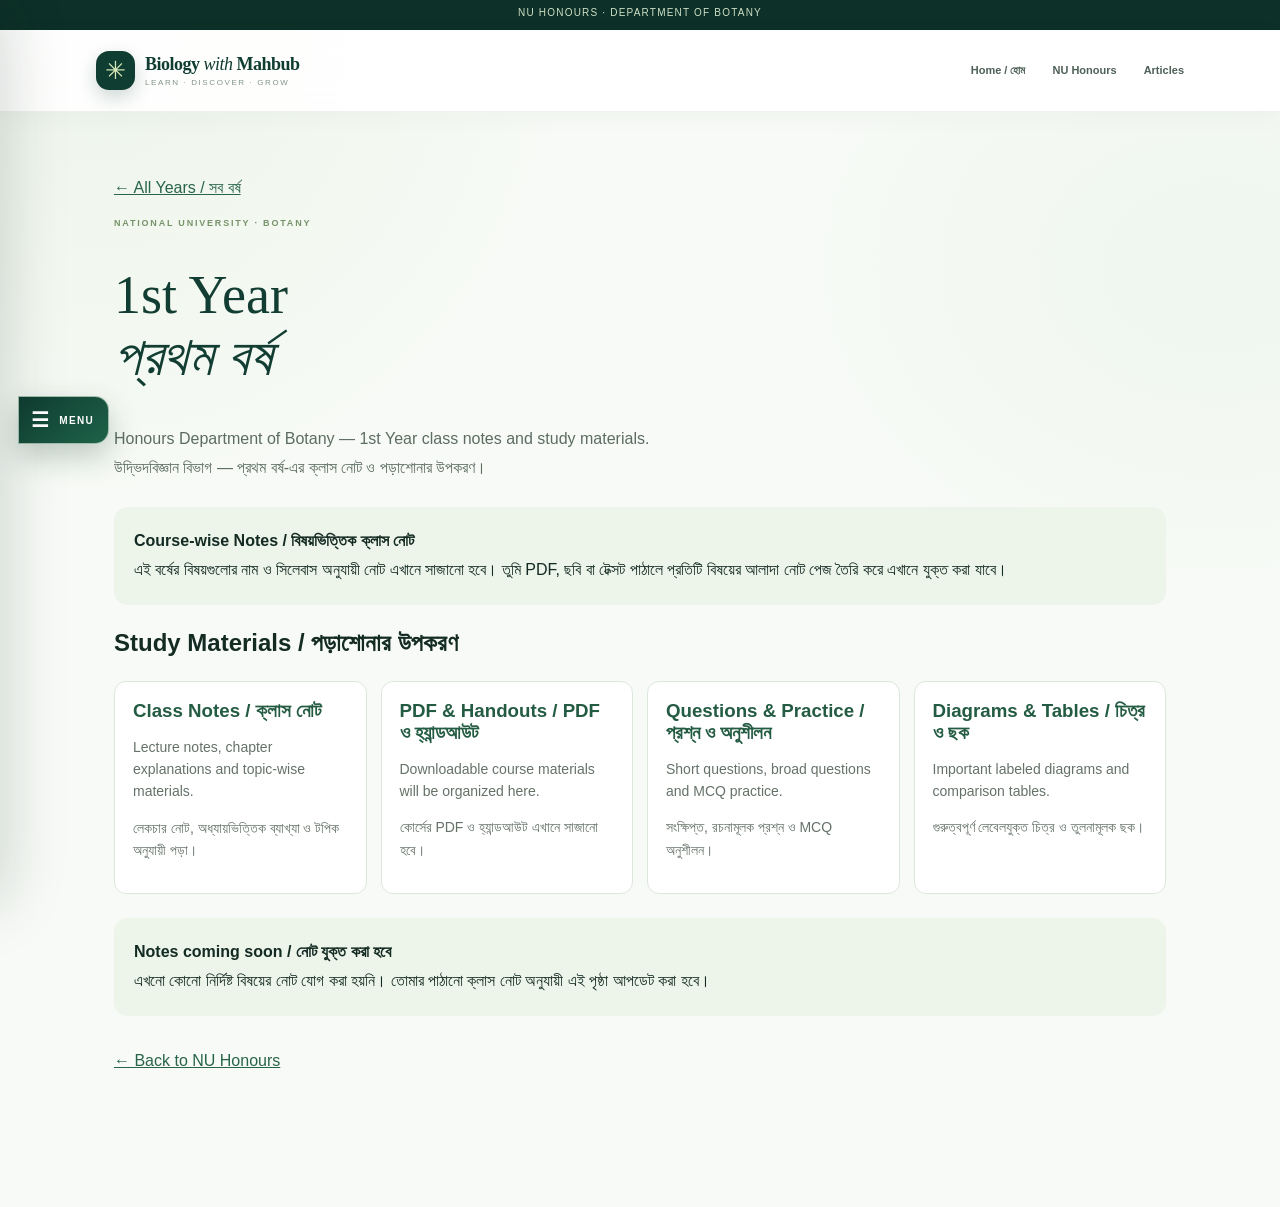
<file: year-1.html>
<!DOCTYPE html><html lang="en"><head><meta charset="UTF-8"><meta name="viewport" content="width=device-width,initial-scale=1"><title>1st Year – Botany | Biology with Mahbub</title><link rel="stylesheet" href="style.css"><style>
.study-wrap{max-width:1100px;margin:55px auto;padding:0 24px 70px}.study-wrap h1{font:clamp(36px,5vw,54px) Georgia,serif;color:#123d32}.study-intro{max-width:760px;line-height:1.8;color:#5c6c62}.year-grid{display:grid;grid-template-columns:repeat(auto-fit,minmax(220px,1fr));gap:20px;margin:36px 0}.year-card{display:block;text-decoration:none;color:inherit;padding:26px;border:1px solid #dce8dc;border-radius:18px;background:linear-gradient(145deg,#f6faf3,#fff);transition:.2s}.year-card:hover{transform:translateY(-4px);box-shadow:0 12px 30px #173e2818}.year-card .num{font:42px Georgia;color:#4d805f}.year-card h2{color:#164a39;margin:12px 0}.year-card p{line-height:1.7;color:#647268}.note-box{padding:20px;border-radius:14px;background:#edf4e9;margin:24px 0;line-height:1.8}.subject-list{display:grid;grid-template-columns:repeat(auto-fit,minmax(230px,1fr));gap:14px;margin:24px 0}.subject{border:1px solid #dce8dc;border-radius:12px;padding:18px;background:#fff}.subject h3{margin:0 0 8px;color:#245b43}.subject p{font-size:14px;color:#657268;line-height:1.6}.backlink{display:inline-block;margin:12px 0;color:#286449}
</style></head><body><div class="announcement">NU HONOURS · DEPARTMENT OF BOTANY</div><header class="site-header"><a class="brand" href="index.html"><span class="brand-mark">✳</span><span><b>Biology <em>with</em> Mahbub</b><small>LEARN · DISCOVER · GROW</small></span></a><nav><a href="index.html">Home / হোম</a><a href="honours.html">NU Honours</a><a href="index.html#articles">Articles</a></nav></header><main class="study-wrap"><a class="backlink" href="honours.html">← All Years / সব বর্ষ</a><p class="eyebrow dark">NATIONAL UNIVERSITY · BOTANY</p><h1>1st Year<br><i>প্রথম বর্ষ</i></h1><p class="study-intro">Honours Department of Botany — 1st Year class notes and study materials.<br>উদ্ভিদবিজ্ঞান বিভাগ — প্রথম বর্ষ-এর ক্লাস নোট ও পড়াশোনার উপকরণ।</p><div class="note-box"><b>Course-wise Notes / বিষয়ভিত্তিক ক্লাস নোট</b><br>এই বর্ষের বিষয়গুলোর নাম ও সিলেবাস অনুযায়ী নোট এখানে সাজানো হবে। তুমি PDF, ছবি বা টেক্সট পাঠালে প্রতিটি বিষয়ের আলাদা নোট পেজ তৈরি করে এখানে যুক্ত করা যাবে।</div><h2>Study Materials / পড়াশোনার উপকরণ</h2><div class="subject-list"><article class="subject"><h3>Class Notes / ক্লাস নোট</h3><p>Lecture notes, chapter explanations and topic-wise materials.</p><p>লেকচার নোট, অধ্যায়ভিত্তিক ব্যাখ্যা ও টপিক অনুযায়ী পড়া।</p></article><article class="subject"><h3>PDF & Handouts / PDF ও হ্যান্ডআউট</h3><p>Downloadable course materials will be organized here.</p><p>কোর্সের PDF ও হ্যান্ডআউট এখানে সাজানো হবে।</p></article><article class="subject"><h3>Questions & Practice / প্রশ্ন ও অনুশীলন</h3><p>Short questions, broad questions and MCQ practice.</p><p>সংক্ষিপ্ত, রচনামূলক প্রশ্ন ও MCQ অনুশীলন।</p></article><article class="subject"><h3>Diagrams & Tables / চিত্র ও ছক</h3><p>Important labeled diagrams and comparison tables.</p><p>গুরুত্বপূর্ণ লেবেলযুক্ত চিত্র ও তুলনামূলক ছক।</p></article></div><div class="note-box"><b>Notes coming soon / নোট যুক্ত করা হবে</b><br>এখনো কোনো নির্দিষ্ট বিষয়ের নোট যোগ করা হয়নি। তোমার পাঠানো ক্লাস নোট অনুযায়ী এই পৃষ্ঠা আপডেট করা হবে।</div><a class="backlink" href="honours.html">← Back to NU Honours</a></main>
<button class="side-menu-trigger" id="sideMenuTrigger" aria-label="Open subject menu" aria-expanded="false">
  <span class="trigger-lines">☰</span><span class="trigger-label">MENU</span>
</button>
<div class="side-menu-backdrop" id="sideMenuBackdrop"></div>
<aside class="subject-sidebar" id="subjectSidebar" aria-label="All subjects and pages">
  <div class="side-menu-head">
    <a class="side-brand" href="index.html"><span>✳</span><b>Biology <i>with</i> Mahbub</b></a>
    <button class="side-menu-close" id="sideMenuClose" aria-label="Close menu">×</button>
  </div>
  <div class="side-menu-scroll">
    <p class="side-menu-label">MAIN MENU · প্রধান মেনু</p>
    <a class="side-link" href="index.html#home"><span>⌂</span> Home / হোম</a>
    <a class="side-link" href="index.html#explore"><span>◈</span> Explore Biology / জীববিজ্ঞান</a>
    <a class="side-link" href="index.html#dictionary"><span>▤</span> Biology Dictionary / জীববিজ্ঞান অভিধান</a>
    <a class="side-link" href="index.html#articles"><span>▧</span> Articles / আর্টিকেল</a>
    <a class="side-link" href="index.html#resources"><span>▣</span> Study Resources / শিক্ষা উপকরণ</a>
    <a class="side-link" href="index.html#about"><span>ⓘ</span> About / পরিচিতি</a>
    <div class="side-menu-divider"></div>
    <p class="side-menu-label">BIOLOGY TOPICS · জীববিজ্ঞানের শাখা</p>
    <a class="side-link" href="index.html#explore"><span>🌿</span> Botany / উদ্ভিদবিজ্ঞান</a>
    <a class="side-link" href="index.html#explore"><span>🦋</span> Zoology / প্রাণিবিজ্ঞান</a>
    <a class="side-link" href="index.html#explore"><span>🧫</span> Microbiology / অণুজীববিজ্ঞান</a>
    <a class="side-link" href="index.html#explore"><span>🍄</span> Mycology / ছত্রাকবিজ্ঞান</a>
    <a class="side-link" href="index.html#explore"><span>🌊</span> Phycology / শৈবালবিজ্ঞান</a>
    <a class="side-link" href="index.html#explore"><span>🧬</span> Genetics / বংশগতিবিদ্যা</a>
    <a class="side-link" href="index.html#explore"><span>🌍</span> Ecology / বাস্তুবিদ্যা</a>
    <a class="side-link" href="index.html#explore"><span>🔬</span> Cell Biology / কোষবিজ্ঞান</a>
    <div class="side-menu-divider"></div>
    <p class="side-menu-label">NU HONOURS · জাতীয় বিশ্ববিদ্যালয়</p>
    <a class="side-link side-highlight" href="honours.html"><span>🎓</span> Honours – Botany</a>
    <a class="side-link side-sub" href="year-1.html">01 · 1st Year / প্রথম বর্ষ</a>
    <a class="side-link side-sub" href="year-2.html">02 · 2nd Year / দ্বিতীয় বর্ষ</a>
    <a class="side-link side-sub" href="year-3.html">03 · 3rd Year / তৃতীয় বর্ষ</a>
    <a class="side-link side-sub" href="year-4.html">04 · 4th Year / চতুর্থ বর্ষ</a>
    <div class="side-menu-divider"></div>
    <p class="side-menu-label">FEATURED LESSONS · পাঠ</p>
    <a class="side-link" href="cell.html"><span>🔬</span> What is a Cell? / কোষ কী?</a>
    <a class="side-link" href="anaerobic.html"><span>⚗</span> Anaerobic / অবাত</a>
  </div>
  <div class="side-menu-foot">LEARN · DISCOVER · GROW <span>✳</span></div>
</aside>
<script>
(function(){
 const trigger=document.getElementById('sideMenuTrigger');
 const panel=document.getElementById('subjectSidebar');
 const backdrop=document.getElementById('sideMenuBackdrop');
 const close=document.getElementById('sideMenuClose');
 if(!trigger||!panel||!backdrop||!close)return;
 function setOpen(open){
   panel.classList.toggle('is-open',open);
   backdrop.classList.toggle('is-visible',open);
   trigger.setAttribute('aria-expanded',String(open));
   document.body.classList.toggle('side-menu-open',open);
 }
 trigger.addEventListener('click',()=>setOpen(!panel.classList.contains('is-open')));
 close.addEventListener('click',()=>setOpen(false));
 backdrop.addEventListener('click',()=>setOpen(false));
 panel.querySelectorAll('a').forEach(a=>a.addEventListener('click',()=>setOpen(false)));
 document.addEventListener('keydown',e=>{if(e.key==='Escape')setOpen(false)});
})();
</script>

</body></html>
</file>
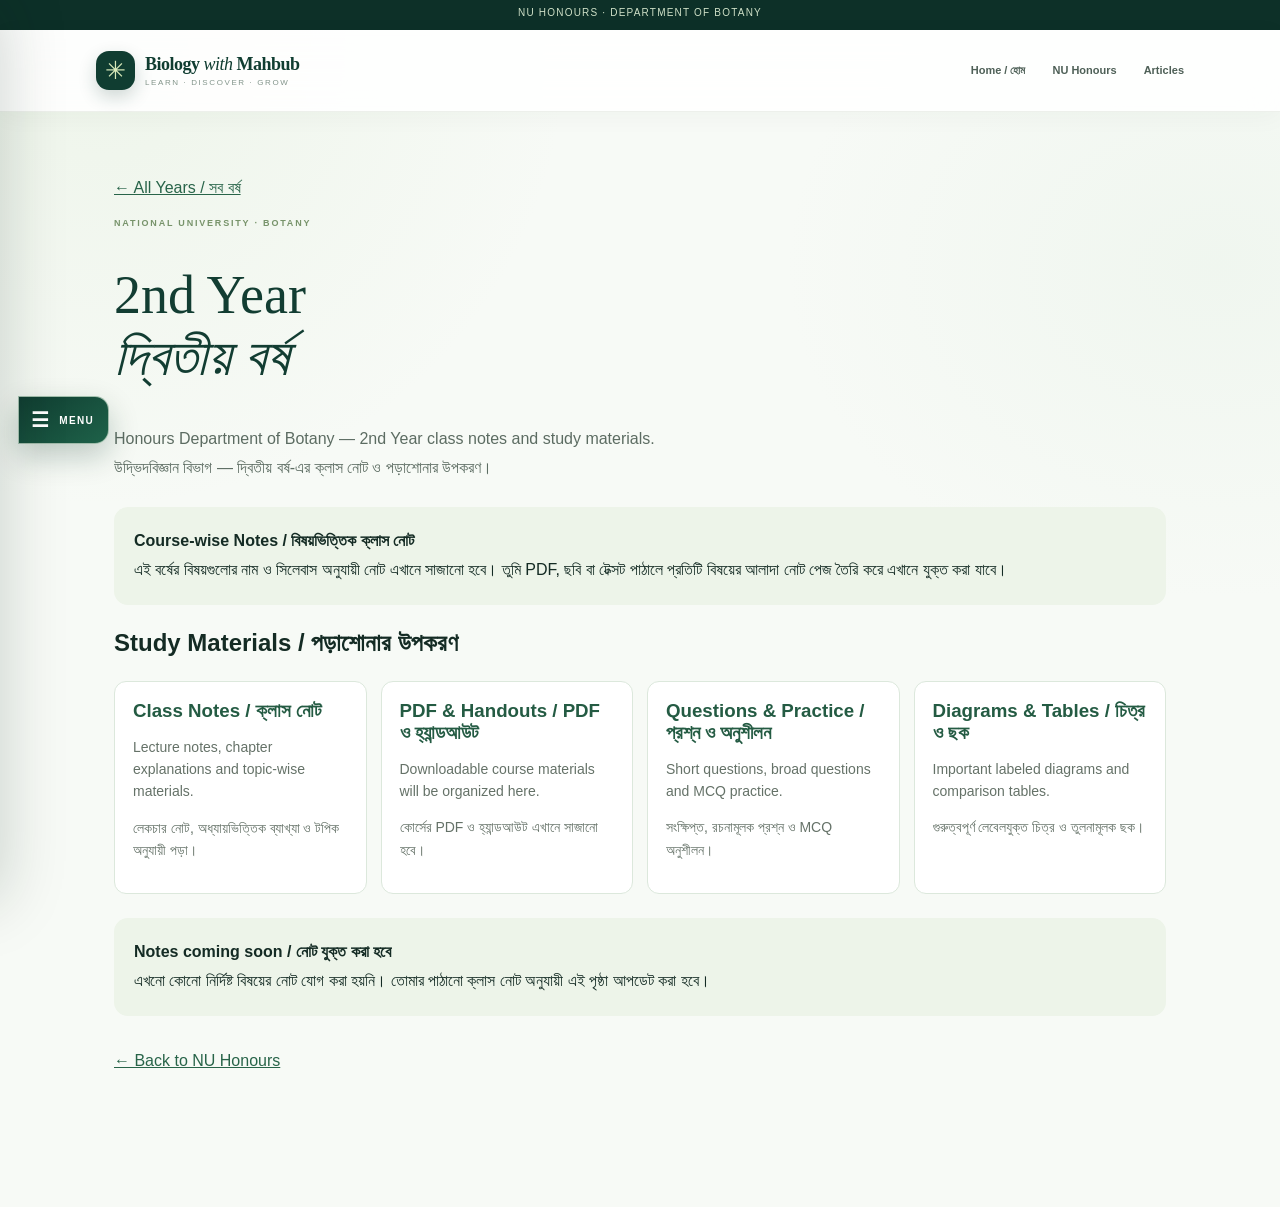
<file: year-2.html>
<!DOCTYPE html><html lang="en"><head><meta charset="UTF-8"><meta name="viewport" content="width=device-width,initial-scale=1"><title>2nd Year – Botany | Biology with Mahbub</title><link rel="stylesheet" href="style.css"><style>
.study-wrap{max-width:1100px;margin:55px auto;padding:0 24px 70px}.study-wrap h1{font:clamp(36px,5vw,54px) Georgia,serif;color:#123d32}.study-intro{max-width:760px;line-height:1.8;color:#5c6c62}.year-grid{display:grid;grid-template-columns:repeat(auto-fit,minmax(220px,1fr));gap:20px;margin:36px 0}.year-card{display:block;text-decoration:none;color:inherit;padding:26px;border:1px solid #dce8dc;border-radius:18px;background:linear-gradient(145deg,#f6faf3,#fff);transition:.2s}.year-card:hover{transform:translateY(-4px);box-shadow:0 12px 30px #173e2818}.year-card .num{font:42px Georgia;color:#4d805f}.year-card h2{color:#164a39;margin:12px 0}.year-card p{line-height:1.7;color:#647268}.note-box{padding:20px;border-radius:14px;background:#edf4e9;margin:24px 0;line-height:1.8}.subject-list{display:grid;grid-template-columns:repeat(auto-fit,minmax(230px,1fr));gap:14px;margin:24px 0}.subject{border:1px solid #dce8dc;border-radius:12px;padding:18px;background:#fff}.subject h3{margin:0 0 8px;color:#245b43}.subject p{font-size:14px;color:#657268;line-height:1.6}.backlink{display:inline-block;margin:12px 0;color:#286449}
</style></head><body><div class="announcement">NU HONOURS · DEPARTMENT OF BOTANY</div><header class="site-header"><a class="brand" href="index.html"><span class="brand-mark">✳</span><span><b>Biology <em>with</em> Mahbub</b><small>LEARN · DISCOVER · GROW</small></span></a><nav><a href="index.html">Home / হোম</a><a href="honours.html">NU Honours</a><a href="index.html#articles">Articles</a></nav></header><main class="study-wrap"><a class="backlink" href="honours.html">← All Years / সব বর্ষ</a><p class="eyebrow dark">NATIONAL UNIVERSITY · BOTANY</p><h1>2nd Year<br><i>দ্বিতীয় বর্ষ</i></h1><p class="study-intro">Honours Department of Botany — 2nd Year class notes and study materials.<br>উদ্ভিদবিজ্ঞান বিভাগ — দ্বিতীয় বর্ষ-এর ক্লাস নোট ও পড়াশোনার উপকরণ।</p><div class="note-box"><b>Course-wise Notes / বিষয়ভিত্তিক ক্লাস নোট</b><br>এই বর্ষের বিষয়গুলোর নাম ও সিলেবাস অনুযায়ী নোট এখানে সাজানো হবে। তুমি PDF, ছবি বা টেক্সট পাঠালে প্রতিটি বিষয়ের আলাদা নোট পেজ তৈরি করে এখানে যুক্ত করা যাবে।</div><h2>Study Materials / পড়াশোনার উপকরণ</h2><div class="subject-list"><article class="subject"><h3>Class Notes / ক্লাস নোট</h3><p>Lecture notes, chapter explanations and topic-wise materials.</p><p>লেকচার নোট, অধ্যায়ভিত্তিক ব্যাখ্যা ও টপিক অনুযায়ী পড়া।</p></article><article class="subject"><h3>PDF & Handouts / PDF ও হ্যান্ডআউট</h3><p>Downloadable course materials will be organized here.</p><p>কোর্সের PDF ও হ্যান্ডআউট এখানে সাজানো হবে।</p></article><article class="subject"><h3>Questions & Practice / প্রশ্ন ও অনুশীলন</h3><p>Short questions, broad questions and MCQ practice.</p><p>সংক্ষিপ্ত, রচনামূলক প্রশ্ন ও MCQ অনুশীলন।</p></article><article class="subject"><h3>Diagrams & Tables / চিত্র ও ছক</h3><p>Important labeled diagrams and comparison tables.</p><p>গুরুত্বপূর্ণ লেবেলযুক্ত চিত্র ও তুলনামূলক ছক।</p></article></div><div class="note-box"><b>Notes coming soon / নোট যুক্ত করা হবে</b><br>এখনো কোনো নির্দিষ্ট বিষয়ের নোট যোগ করা হয়নি। তোমার পাঠানো ক্লাস নোট অনুযায়ী এই পৃষ্ঠা আপডেট করা হবে।</div><a class="backlink" href="honours.html">← Back to NU Honours</a></main>
<button class="side-menu-trigger" id="sideMenuTrigger" aria-label="Open subject menu" aria-expanded="false">
  <span class="trigger-lines">☰</span><span class="trigger-label">MENU</span>
</button>
<div class="side-menu-backdrop" id="sideMenuBackdrop"></div>
<aside class="subject-sidebar" id="subjectSidebar" aria-label="All subjects and pages">
  <div class="side-menu-head">
    <a class="side-brand" href="index.html"><span>✳</span><b>Biology <i>with</i> Mahbub</b></a>
    <button class="side-menu-close" id="sideMenuClose" aria-label="Close menu">×</button>
  </div>
  <div class="side-menu-scroll">
    <p class="side-menu-label">MAIN MENU · প্রধান মেনু</p>
    <a class="side-link" href="index.html#home"><span>⌂</span> Home / হোম</a>
    <a class="side-link" href="index.html#explore"><span>◈</span> Explore Biology / জীববিজ্ঞান</a>
    <a class="side-link" href="index.html#dictionary"><span>▤</span> Biology Dictionary / জীববিজ্ঞান অভিধান</a>
    <a class="side-link" href="index.html#articles"><span>▧</span> Articles / আর্টিকেল</a>
    <a class="side-link" href="index.html#resources"><span>▣</span> Study Resources / শিক্ষা উপকরণ</a>
    <a class="side-link" href="index.html#about"><span>ⓘ</span> About / পরিচিতি</a>
    <div class="side-menu-divider"></div>
    <p class="side-menu-label">BIOLOGY TOPICS · জীববিজ্ঞানের শাখা</p>
    <a class="side-link" href="index.html#explore"><span>🌿</span> Botany / উদ্ভিদবিজ্ঞান</a>
    <a class="side-link" href="index.html#explore"><span>🦋</span> Zoology / প্রাণিবিজ্ঞান</a>
    <a class="side-link" href="index.html#explore"><span>🧫</span> Microbiology / অণুজীববিজ্ঞান</a>
    <a class="side-link" href="index.html#explore"><span>🍄</span> Mycology / ছত্রাকবিজ্ঞান</a>
    <a class="side-link" href="index.html#explore"><span>🌊</span> Phycology / শৈবালবিজ্ঞান</a>
    <a class="side-link" href="index.html#explore"><span>🧬</span> Genetics / বংশগতিবিদ্যা</a>
    <a class="side-link" href="index.html#explore"><span>🌍</span> Ecology / বাস্তুবিদ্যা</a>
    <a class="side-link" href="index.html#explore"><span>🔬</span> Cell Biology / কোষবিজ্ঞান</a>
    <div class="side-menu-divider"></div>
    <p class="side-menu-label">NU HONOURS · জাতীয় বিশ্ববিদ্যালয়</p>
    <a class="side-link side-highlight" href="honours.html"><span>🎓</span> Honours – Botany</a>
    <a class="side-link side-sub" href="year-1.html">01 · 1st Year / প্রথম বর্ষ</a>
    <a class="side-link side-sub" href="year-2.html">02 · 2nd Year / দ্বিতীয় বর্ষ</a>
    <a class="side-link side-sub" href="year-3.html">03 · 3rd Year / তৃতীয় বর্ষ</a>
    <a class="side-link side-sub" href="year-4.html">04 · 4th Year / চতুর্থ বর্ষ</a>
    <div class="side-menu-divider"></div>
    <p class="side-menu-label">FEATURED LESSONS · পাঠ</p>
    <a class="side-link" href="cell.html"><span>🔬</span> What is a Cell? / কোষ কী?</a>
    <a class="side-link" href="anaerobic.html"><span>⚗</span> Anaerobic / অবাত</a>
  </div>
  <div class="side-menu-foot">LEARN · DISCOVER · GROW <span>✳</span></div>
</aside>
<script>
(function(){
 const trigger=document.getElementById('sideMenuTrigger');
 const panel=document.getElementById('subjectSidebar');
 const backdrop=document.getElementById('sideMenuBackdrop');
 const close=document.getElementById('sideMenuClose');
 if(!trigger||!panel||!backdrop||!close)return;
 function setOpen(open){
   panel.classList.toggle('is-open',open);
   backdrop.classList.toggle('is-visible',open);
   trigger.setAttribute('aria-expanded',String(open));
   document.body.classList.toggle('side-menu-open',open);
 }
 trigger.addEventListener('click',()=>setOpen(!panel.classList.contains('is-open')));
 close.addEventListener('click',()=>setOpen(false));
 backdrop.addEventListener('click',()=>setOpen(false));
 panel.querySelectorAll('a').forEach(a=>a.addEventListener('click',()=>setOpen(false)));
 document.addEventListener('keydown',e=>{if(e.key==='Escape')setOpen(false)});
})();
</script>

</body></html>
</file>
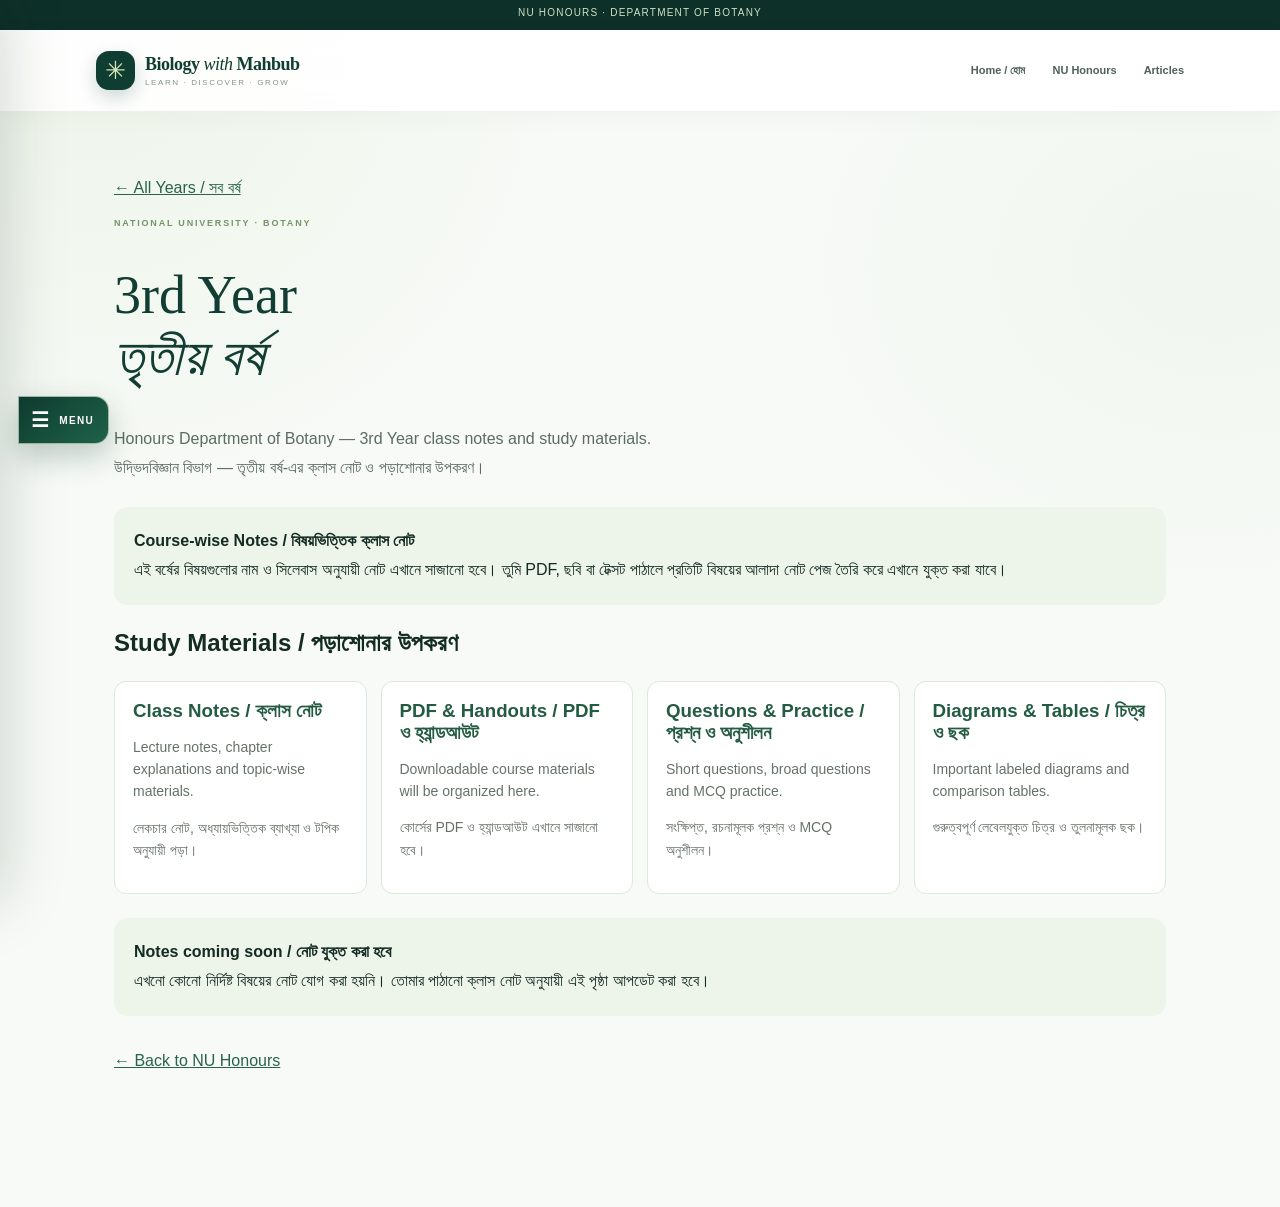
<file: year-3.html>
<!DOCTYPE html><html lang="en"><head><meta charset="UTF-8"><meta name="viewport" content="width=device-width,initial-scale=1"><title>3rd Year – Botany | Biology with Mahbub</title><link rel="stylesheet" href="style.css"><style>
.study-wrap{max-width:1100px;margin:55px auto;padding:0 24px 70px}.study-wrap h1{font:clamp(36px,5vw,54px) Georgia,serif;color:#123d32}.study-intro{max-width:760px;line-height:1.8;color:#5c6c62}.year-grid{display:grid;grid-template-columns:repeat(auto-fit,minmax(220px,1fr));gap:20px;margin:36px 0}.year-card{display:block;text-decoration:none;color:inherit;padding:26px;border:1px solid #dce8dc;border-radius:18px;background:linear-gradient(145deg,#f6faf3,#fff);transition:.2s}.year-card:hover{transform:translateY(-4px);box-shadow:0 12px 30px #173e2818}.year-card .num{font:42px Georgia;color:#4d805f}.year-card h2{color:#164a39;margin:12px 0}.year-card p{line-height:1.7;color:#647268}.note-box{padding:20px;border-radius:14px;background:#edf4e9;margin:24px 0;line-height:1.8}.subject-list{display:grid;grid-template-columns:repeat(auto-fit,minmax(230px,1fr));gap:14px;margin:24px 0}.subject{border:1px solid #dce8dc;border-radius:12px;padding:18px;background:#fff}.subject h3{margin:0 0 8px;color:#245b43}.subject p{font-size:14px;color:#657268;line-height:1.6}.backlink{display:inline-block;margin:12px 0;color:#286449}
</style></head><body><div class="announcement">NU HONOURS · DEPARTMENT OF BOTANY</div><header class="site-header"><a class="brand" href="index.html"><span class="brand-mark">✳</span><span><b>Biology <em>with</em> Mahbub</b><small>LEARN · DISCOVER · GROW</small></span></a><nav><a href="index.html">Home / হোম</a><a href="honours.html">NU Honours</a><a href="index.html#articles">Articles</a></nav></header><main class="study-wrap"><a class="backlink" href="honours.html">← All Years / সব বর্ষ</a><p class="eyebrow dark">NATIONAL UNIVERSITY · BOTANY</p><h1>3rd Year<br><i>তৃতীয় বর্ষ</i></h1><p class="study-intro">Honours Department of Botany — 3rd Year class notes and study materials.<br>উদ্ভিদবিজ্ঞান বিভাগ — তৃতীয় বর্ষ-এর ক্লাস নোট ও পড়াশোনার উপকরণ।</p><div class="note-box"><b>Course-wise Notes / বিষয়ভিত্তিক ক্লাস নোট</b><br>এই বর্ষের বিষয়গুলোর নাম ও সিলেবাস অনুযায়ী নোট এখানে সাজানো হবে। তুমি PDF, ছবি বা টেক্সট পাঠালে প্রতিটি বিষয়ের আলাদা নোট পেজ তৈরি করে এখানে যুক্ত করা যাবে।</div><h2>Study Materials / পড়াশোনার উপকরণ</h2><div class="subject-list"><article class="subject"><h3>Class Notes / ক্লাস নোট</h3><p>Lecture notes, chapter explanations and topic-wise materials.</p><p>লেকচার নোট, অধ্যায়ভিত্তিক ব্যাখ্যা ও টপিক অনুযায়ী পড়া।</p></article><article class="subject"><h3>PDF & Handouts / PDF ও হ্যান্ডআউট</h3><p>Downloadable course materials will be organized here.</p><p>কোর্সের PDF ও হ্যান্ডআউট এখানে সাজানো হবে।</p></article><article class="subject"><h3>Questions & Practice / প্রশ্ন ও অনুশীলন</h3><p>Short questions, broad questions and MCQ practice.</p><p>সংক্ষিপ্ত, রচনামূলক প্রশ্ন ও MCQ অনুশীলন।</p></article><article class="subject"><h3>Diagrams & Tables / চিত্র ও ছক</h3><p>Important labeled diagrams and comparison tables.</p><p>গুরুত্বপূর্ণ লেবেলযুক্ত চিত্র ও তুলনামূলক ছক।</p></article></div><div class="note-box"><b>Notes coming soon / নোট যুক্ত করা হবে</b><br>এখনো কোনো নির্দিষ্ট বিষয়ের নোট যোগ করা হয়নি। তোমার পাঠানো ক্লাস নোট অনুযায়ী এই পৃষ্ঠা আপডেট করা হবে।</div><a class="backlink" href="honours.html">← Back to NU Honours</a></main>
<button class="side-menu-trigger" id="sideMenuTrigger" aria-label="Open subject menu" aria-expanded="false">
  <span class="trigger-lines">☰</span><span class="trigger-label">MENU</span>
</button>
<div class="side-menu-backdrop" id="sideMenuBackdrop"></div>
<aside class="subject-sidebar" id="subjectSidebar" aria-label="All subjects and pages">
  <div class="side-menu-head">
    <a class="side-brand" href="index.html"><span>✳</span><b>Biology <i>with</i> Mahbub</b></a>
    <button class="side-menu-close" id="sideMenuClose" aria-label="Close menu">×</button>
  </div>
  <div class="side-menu-scroll">
    <p class="side-menu-label">MAIN MENU · প্রধান মেনু</p>
    <a class="side-link" href="index.html#home"><span>⌂</span> Home / হোম</a>
    <a class="side-link" href="index.html#explore"><span>◈</span> Explore Biology / জীববিজ্ঞান</a>
    <a class="side-link" href="index.html#dictionary"><span>▤</span> Biology Dictionary / জীববিজ্ঞান অভিধান</a>
    <a class="side-link" href="index.html#articles"><span>▧</span> Articles / আর্টিকেল</a>
    <a class="side-link" href="index.html#resources"><span>▣</span> Study Resources / শিক্ষা উপকরণ</a>
    <a class="side-link" href="index.html#about"><span>ⓘ</span> About / পরিচিতি</a>
    <div class="side-menu-divider"></div>
    <p class="side-menu-label">BIOLOGY TOPICS · জীববিজ্ঞানের শাখা</p>
    <a class="side-link" href="index.html#explore"><span>🌿</span> Botany / উদ্ভিদবিজ্ঞান</a>
    <a class="side-link" href="index.html#explore"><span>🦋</span> Zoology / প্রাণিবিজ্ঞান</a>
    <a class="side-link" href="index.html#explore"><span>🧫</span> Microbiology / অণুজীববিজ্ঞান</a>
    <a class="side-link" href="index.html#explore"><span>🍄</span> Mycology / ছত্রাকবিজ্ঞান</a>
    <a class="side-link" href="index.html#explore"><span>🌊</span> Phycology / শৈবালবিজ্ঞান</a>
    <a class="side-link" href="index.html#explore"><span>🧬</span> Genetics / বংশগতিবিদ্যা</a>
    <a class="side-link" href="index.html#explore"><span>🌍</span> Ecology / বাস্তুবিদ্যা</a>
    <a class="side-link" href="index.html#explore"><span>🔬</span> Cell Biology / কোষবিজ্ঞান</a>
    <div class="side-menu-divider"></div>
    <p class="side-menu-label">NU HONOURS · জাতীয় বিশ্ববিদ্যালয়</p>
    <a class="side-link side-highlight" href="honours.html"><span>🎓</span> Honours – Botany</a>
    <a class="side-link side-sub" href="year-1.html">01 · 1st Year / প্রথম বর্ষ</a>
    <a class="side-link side-sub" href="year-2.html">02 · 2nd Year / দ্বিতীয় বর্ষ</a>
    <a class="side-link side-sub" href="year-3.html">03 · 3rd Year / তৃতীয় বর্ষ</a>
    <a class="side-link side-sub" href="year-4.html">04 · 4th Year / চতুর্থ বর্ষ</a>
    <div class="side-menu-divider"></div>
    <p class="side-menu-label">FEATURED LESSONS · পাঠ</p>
    <a class="side-link" href="cell.html"><span>🔬</span> What is a Cell? / কোষ কী?</a>
    <a class="side-link" href="anaerobic.html"><span>⚗</span> Anaerobic / অবাত</a>
  </div>
  <div class="side-menu-foot">LEARN · DISCOVER · GROW <span>✳</span></div>
</aside>
<script>
(function(){
 const trigger=document.getElementById('sideMenuTrigger');
 const panel=document.getElementById('subjectSidebar');
 const backdrop=document.getElementById('sideMenuBackdrop');
 const close=document.getElementById('sideMenuClose');
 if(!trigger||!panel||!backdrop||!close)return;
 function setOpen(open){
   panel.classList.toggle('is-open',open);
   backdrop.classList.toggle('is-visible',open);
   trigger.setAttribute('aria-expanded',String(open));
   document.body.classList.toggle('side-menu-open',open);
 }
 trigger.addEventListener('click',()=>setOpen(!panel.classList.contains('is-open')));
 close.addEventListener('click',()=>setOpen(false));
 backdrop.addEventListener('click',()=>setOpen(false));
 panel.querySelectorAll('a').forEach(a=>a.addEventListener('click',()=>setOpen(false)));
 document.addEventListener('keydown',e=>{if(e.key==='Escape')setOpen(false)});
})();
</script>

</body></html>
</file>
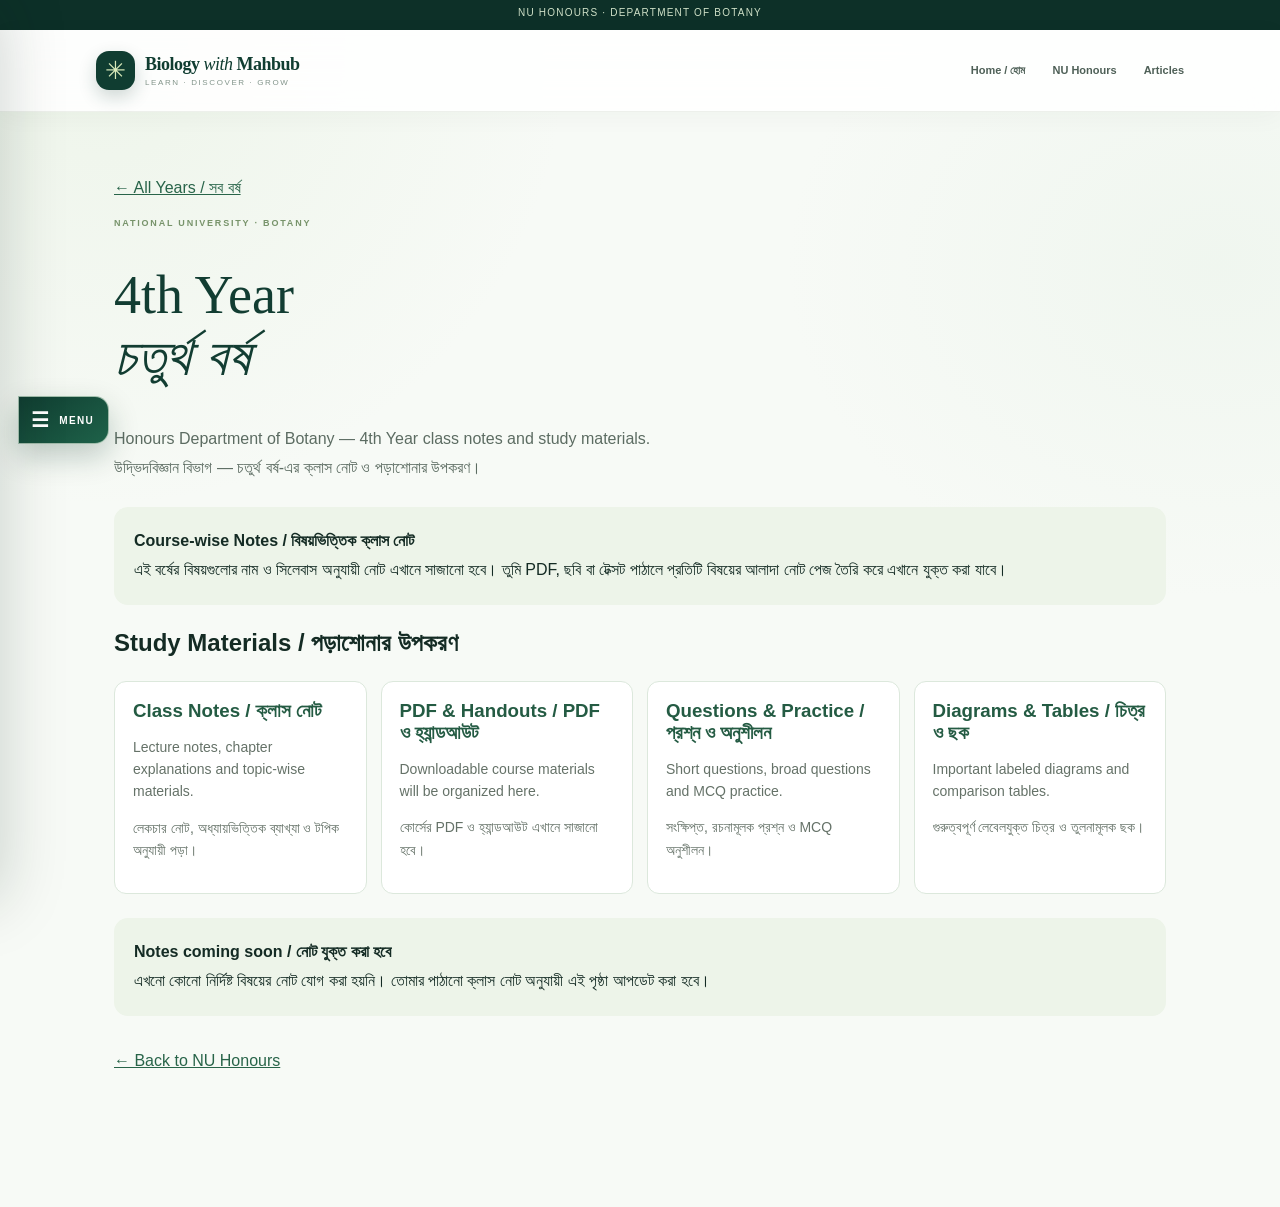
<file: year-4.html>
<!DOCTYPE html><html lang="en"><head><meta charset="UTF-8"><meta name="viewport" content="width=device-width,initial-scale=1"><title>4th Year – Botany | Biology with Mahbub</title><link rel="stylesheet" href="style.css"><style>
.study-wrap{max-width:1100px;margin:55px auto;padding:0 24px 70px}.study-wrap h1{font:clamp(36px,5vw,54px) Georgia,serif;color:#123d32}.study-intro{max-width:760px;line-height:1.8;color:#5c6c62}.year-grid{display:grid;grid-template-columns:repeat(auto-fit,minmax(220px,1fr));gap:20px;margin:36px 0}.year-card{display:block;text-decoration:none;color:inherit;padding:26px;border:1px solid #dce8dc;border-radius:18px;background:linear-gradient(145deg,#f6faf3,#fff);transition:.2s}.year-card:hover{transform:translateY(-4px);box-shadow:0 12px 30px #173e2818}.year-card .num{font:42px Georgia;color:#4d805f}.year-card h2{color:#164a39;margin:12px 0}.year-card p{line-height:1.7;color:#647268}.note-box{padding:20px;border-radius:14px;background:#edf4e9;margin:24px 0;line-height:1.8}.subject-list{display:grid;grid-template-columns:repeat(auto-fit,minmax(230px,1fr));gap:14px;margin:24px 0}.subject{border:1px solid #dce8dc;border-radius:12px;padding:18px;background:#fff}.subject h3{margin:0 0 8px;color:#245b43}.subject p{font-size:14px;color:#657268;line-height:1.6}.backlink{display:inline-block;margin:12px 0;color:#286449}
</style></head><body><div class="announcement">NU HONOURS · DEPARTMENT OF BOTANY</div><header class="site-header"><a class="brand" href="index.html"><span class="brand-mark">✳</span><span><b>Biology <em>with</em> Mahbub</b><small>LEARN · DISCOVER · GROW</small></span></a><nav><a href="index.html">Home / হোম</a><a href="honours.html">NU Honours</a><a href="index.html#articles">Articles</a></nav></header><main class="study-wrap"><a class="backlink" href="honours.html">← All Years / সব বর্ষ</a><p class="eyebrow dark">NATIONAL UNIVERSITY · BOTANY</p><h1>4th Year<br><i>চতুর্থ বর্ষ</i></h1><p class="study-intro">Honours Department of Botany — 4th Year class notes and study materials.<br>উদ্ভিদবিজ্ঞান বিভাগ — চতুর্থ বর্ষ-এর ক্লাস নোট ও পড়াশোনার উপকরণ।</p><div class="note-box"><b>Course-wise Notes / বিষয়ভিত্তিক ক্লাস নোট</b><br>এই বর্ষের বিষয়গুলোর নাম ও সিলেবাস অনুযায়ী নোট এখানে সাজানো হবে। তুমি PDF, ছবি বা টেক্সট পাঠালে প্রতিটি বিষয়ের আলাদা নোট পেজ তৈরি করে এখানে যুক্ত করা যাবে।</div><h2>Study Materials / পড়াশোনার উপকরণ</h2><div class="subject-list"><article class="subject"><h3>Class Notes / ক্লাস নোট</h3><p>Lecture notes, chapter explanations and topic-wise materials.</p><p>লেকচার নোট, অধ্যায়ভিত্তিক ব্যাখ্যা ও টপিক অনুযায়ী পড়া।</p></article><article class="subject"><h3>PDF & Handouts / PDF ও হ্যান্ডআউট</h3><p>Downloadable course materials will be organized here.</p><p>কোর্সের PDF ও হ্যান্ডআউট এখানে সাজানো হবে।</p></article><article class="subject"><h3>Questions & Practice / প্রশ্ন ও অনুশীলন</h3><p>Short questions, broad questions and MCQ practice.</p><p>সংক্ষিপ্ত, রচনামূলক প্রশ্ন ও MCQ অনুশীলন।</p></article><article class="subject"><h3>Diagrams & Tables / চিত্র ও ছক</h3><p>Important labeled diagrams and comparison tables.</p><p>গুরুত্বপূর্ণ লেবেলযুক্ত চিত্র ও তুলনামূলক ছক।</p></article></div><div class="note-box"><b>Notes coming soon / নোট যুক্ত করা হবে</b><br>এখনো কোনো নির্দিষ্ট বিষয়ের নোট যোগ করা হয়নি। তোমার পাঠানো ক্লাস নোট অনুযায়ী এই পৃষ্ঠা আপডেট করা হবে।</div><a class="backlink" href="honours.html">← Back to NU Honours</a></main>
<button class="side-menu-trigger" id="sideMenuTrigger" aria-label="Open subject menu" aria-expanded="false">
  <span class="trigger-lines">☰</span><span class="trigger-label">MENU</span>
</button>
<div class="side-menu-backdrop" id="sideMenuBackdrop"></div>
<aside class="subject-sidebar" id="subjectSidebar" aria-label="All subjects and pages">
  <div class="side-menu-head">
    <a class="side-brand" href="index.html"><span>✳</span><b>Biology <i>with</i> Mahbub</b></a>
    <button class="side-menu-close" id="sideMenuClose" aria-label="Close menu">×</button>
  </div>
  <div class="side-menu-scroll">
    <p class="side-menu-label">MAIN MENU · প্রধান মেনু</p>
    <a class="side-link" href="index.html#home"><span>⌂</span> Home / হোম</a>
    <a class="side-link" href="index.html#explore"><span>◈</span> Explore Biology / জীববিজ্ঞান</a>
    <a class="side-link" href="index.html#dictionary"><span>▤</span> Biology Dictionary / জীববিজ্ঞান অভিধান</a>
    <a class="side-link" href="index.html#articles"><span>▧</span> Articles / আর্টিকেল</a>
    <a class="side-link" href="index.html#resources"><span>▣</span> Study Resources / শিক্ষা উপকরণ</a>
    <a class="side-link" href="index.html#about"><span>ⓘ</span> About / পরিচিতি</a>
    <div class="side-menu-divider"></div>
    <p class="side-menu-label">BIOLOGY TOPICS · জীববিজ্ঞানের শাখা</p>
    <a class="side-link" href="index.html#explore"><span>🌿</span> Botany / উদ্ভিদবিজ্ঞান</a>
    <a class="side-link" href="index.html#explore"><span>🦋</span> Zoology / প্রাণিবিজ্ঞান</a>
    <a class="side-link" href="index.html#explore"><span>🧫</span> Microbiology / অণুজীববিজ্ঞান</a>
    <a class="side-link" href="index.html#explore"><span>🍄</span> Mycology / ছত্রাকবিজ্ঞান</a>
    <a class="side-link" href="index.html#explore"><span>🌊</span> Phycology / শৈবালবিজ্ঞান</a>
    <a class="side-link" href="index.html#explore"><span>🧬</span> Genetics / বংশগতিবিদ্যা</a>
    <a class="side-link" href="index.html#explore"><span>🌍</span> Ecology / বাস্তুবিদ্যা</a>
    <a class="side-link" href="index.html#explore"><span>🔬</span> Cell Biology / কোষবিজ্ঞান</a>
    <div class="side-menu-divider"></div>
    <p class="side-menu-label">NU HONOURS · জাতীয় বিশ্ববিদ্যালয়</p>
    <a class="side-link side-highlight" href="honours.html"><span>🎓</span> Honours – Botany</a>
    <a class="side-link side-sub" href="year-1.html">01 · 1st Year / প্রথম বর্ষ</a>
    <a class="side-link side-sub" href="year-2.html">02 · 2nd Year / দ্বিতীয় বর্ষ</a>
    <a class="side-link side-sub" href="year-3.html">03 · 3rd Year / তৃতীয় বর্ষ</a>
    <a class="side-link side-sub" href="year-4.html">04 · 4th Year / চতুর্থ বর্ষ</a>
    <div class="side-menu-divider"></div>
    <p class="side-menu-label">FEATURED LESSONS · পাঠ</p>
    <a class="side-link" href="cell.html"><span>🔬</span> What is a Cell? / কোষ কী?</a>
    <a class="side-link" href="anaerobic.html"><span>⚗</span> Anaerobic / অবাত</a>
  </div>
  <div class="side-menu-foot">LEARN · DISCOVER · GROW <span>✳</span></div>
</aside>
<script>
(function(){
 const trigger=document.getElementById('sideMenuTrigger');
 const panel=document.getElementById('subjectSidebar');
 const backdrop=document.getElementById('sideMenuBackdrop');
 const close=document.getElementById('sideMenuClose');
 if(!trigger||!panel||!backdrop||!close)return;
 function setOpen(open){
   panel.classList.toggle('is-open',open);
   backdrop.classList.toggle('is-visible',open);
   trigger.setAttribute('aria-expanded',String(open));
   document.body.classList.toggle('side-menu-open',open);
 }
 trigger.addEventListener('click',()=>setOpen(!panel.classList.contains('is-open')));
 close.addEventListener('click',()=>setOpen(false));
 backdrop.addEventListener('click',()=>setOpen(false));
 panel.querySelectorAll('a').forEach(a=>a.addEventListener('click',()=>setOpen(false)));
 document.addEventListener('keydown',e=>{if(e.key==='Escape')setOpen(false)});
})();
</script>

</body></html>
</file>
<file: style.css>
*{box-sizing:border-box} :root{--green:#123d32;--green2:#1f5a48;--mint:#dcebd8;--lime:#c6dc9c;--ink:#172b25;--muted:#718078;--paper:#f7f8f3;--white:#fff;--line:#e5eae3;--serif:Georgia,'Times New Roman',serif}html{scroll-behavior:smooth;scroll-padding-top:90px}body{margin:0;background:var(--paper);color:var(--ink);font-family:'DM Sans','Hind Siliguri',sans-serif}body.bn{font-family:'Hind Siliguri','DM Sans',sans-serif}.announcement{height:30px;background:#0d3028;color:#cfe0c7;text-align:center;font-size:10px;letter-spacing:.12em;padding:7px}.ann-bn{letter-spacing:0;opacity:.8}.pulse{display:inline-block;width:6px;height:6px;border-radius:50%;background:#b8d98b;margin-right:8px}.site-header{height:82px;padding:0 7.5%;display:flex;align-items:center;justify-content:space-between;background:#fff;position:sticky;top:0;z-index:20;border-bottom:1px solid #edf0eb}.brand{display:flex;align-items:center;gap:10px;color:var(--green);text-decoration:none}.brand-mark{width:39px;height:39px;border-radius:13px;background:var(--green);color:#d7e9b9;display:grid;place-items:center;font-size:25px}.brand b{font-family:var(--serif);font-size:18px;display:block;letter-spacing:-.5px}.brand em{font-weight:400}.brand small{display:block;font-size:8px;letter-spacing:.2em;color:#82948a;margin-top:3px}nav{display:flex;gap:27px}nav a{font-size:11px;font-weight:700;color:#4e6057;text-decoration:none;transition:.2s}nav a:hover{color:#8da95f}.header-actions{display:flex;gap:8px}.language-btn,.theme-btn,.menu-toggle{border:1px solid var(--line);background:white;color:var(--green);border-radius:9px;padding:9px 12px;font-weight:700;cursor:pointer}.theme-btn{font-size:17px;width:37px;padding:5px}.menu-toggle{display:none}.hero{min-height:590px;background:radial-gradient(circle at 77% 45%,#2b634e 0,#194b3c 31%,#123d32 66%);color:white;padding:92px 10% 55px;position:relative;overflow:hidden;display:grid;grid-template-columns:1.05fr .95fr;align-items:center}.hero-content{position:relative;z-index:2;max-width:590px}.eyebrow{display:flex;align-items:center;gap:10px;font-size:9px;letter-spacing:.2em;font-weight:800;color:#b7d39a}.eyebrow>span:first-child{width:22px;height:1px;background:#b7d39a}.hero h1,.dictionary-copy h2,.resources-inner h2{font:400 clamp(48px,6vw,76px)/.99 var(--serif);letter-spacing:-2.8px;margin:25px 0 20px}.hero h1 i,.dictionary-copy h2 i,.resources-inner h2 i,.section-heading h2 i,.about-section h2 i{color:#c9dda6;font-weight:400}.hero-content>p{font-size:13px;line-height:1.9;color:#d0ddd4;max-width:490px}.hero-search{height:58px;background:#fff;border-radius:8px;display:flex;align-items:center;padding:6px;margin-top:30px;max-width:510px;box-shadow:0 12px 35px #09271d55}.search-icon{font-size:27px;color:#6f887c;padding:0 13px}.hero-search input,.dict-search input{border:0;outline:0;flex:1;min-width:0;font:12px 'DM Sans',sans-serif;color:#203d32}.hero-search button{border:0;background:#c4d99a;color:#183d2e;border-radius:6px;padding:14px 23px;font-weight:800;font-size:11px;cursor:pointer}.hero-meta{display:flex;gap:20px;margin-top:25px;color:#bfd0c5;font-size:10px}.hero-art{height:420px;position:relative;display:grid;place-items:center}.art-ring{position:absolute;border:1px solid #8fb59a35;border-radius:50%;width:390px;height:390px}.ring-b{width:300px;height:300px;border-style:dashed}.plant-illustration{width:330px;filter:drop-shadow(0 15px 30px #071c1644);z-index:1}.plant-illustration svg{width:100%}.floating-note{position:absolute;background:#f5f6ed;color:#254838;border-radius:8px;padding:12px 16px;box-shadow:0 12px 30px #09271d55;z-index:2}.floating-note span{font-size:9px;color:#89a16e;margin-right:8px}.floating-note b{font-size:9px;letter-spacing:.12em}.floating-note small{display:block;font-size:9px;color:#829087;margin:5px 0 0 22px}.note-top{top:65px;right:0}.note-bottom{bottom:57px;left:4px}.hero-orb{position:absolute;border-radius:50%;filter:blur(2px);opacity:.2}.orb-one{width:250px;height:250px;background:#8ebc73;right:-100px;top:-100px}.orb-two{width:170px;height:170px;background:#a5c89b;left:35%;bottom:-140px}.hero-bottom{position:absolute;bottom:22px;left:10%;right:10%;display:flex;align-items:center;gap:14px;color:#a9c0b3;font-size:9px;letter-spacing:.14em}.hero-line{height:1px;background:#71948255;flex:1}.quick-stats{display:grid;grid-template-columns:repeat(4,1fr);background:#fff;padding:26px 11%;border-bottom:1px solid var(--line)}.quick-stats div{display:flex;align-items:center;gap:13px;border-right:1px solid var(--line);padding-left:25px}.quick-stats div:first-child{padding-left:0}.quick-stats div:last-child{border:0}.quick-stats strong{font:28px var(--serif);color:var(--green)}.quick-stats span{font-size:10px;color:var(--muted)}.section{padding:100px 10%}.section-heading{display:flex;justify-content:space-between;align-items:end;margin-bottom:38px}.eyebrow.dark{color:#77936a}.eyebrow.dark>span:first-child{background:#91aa7b}.section-heading h2,.about-section h2{font:400 clamp(34px,4vw,49px)/1.1 var(--serif);letter-spacing:-1.5px;margin:15px 0 0}.section-heading h2 i,.about-section h2 i{color:#71966b}.section-heading>p{font-size:12px;line-height:1.8;color:var(--muted);max-width:300px;margin:0 0 4px}.topic-grid{display:grid;grid-template-columns:repeat(3,1fr);gap:17px}.topic-card{display:flex;flex-direction:column;text-decoration:none;color:inherit;background:white;border:1px solid var(--line);border-radius:12px;overflow:hidden;transition:.25s;min-height:300px}.topic-card:hover,.article-card:hover{transform:translateY(-5px);box-shadow:0 15px 35px #163e2b12}.topic-visual{height:125px;position:relative;display:grid;place-items:center;overflow:hidden}.topic-visual>span{position:absolute;top:15px;left:17px;font:12px var(--serif);opacity:.65}.topic-visual>div{font-size:82px;line-height:1}.botanical{background:#e8efdc;color:#65865d}.zoological{background:#e9eee8;color:#6b8c79}.micro{background:#e5eff0;color:#5f9290}.fungi{background:#f2e9dd;color:#a27b56}.algae{background:#e3eee8;color:#60917c}.genetics{background:#e9e8f0;color:#77799d}.leaf-shape{transform:rotate(-20deg)}.microbe{font-size:76px!important}.fungus{transform:rotate(90deg)}.algae{font-size:95px!important}.dna{font:100px var(--serif)!important}.topic-info{padding:20px 21px 22px;position:relative;flex:1}.topic-kicker,.article-meta{font-size:8px;letter-spacing:.17em;color:#8ca078;font-weight:800}.topic-info h3{font:24px var(--serif);margin:8px 0;color:#203b30}.topic-info h3 small{font:11px 'Hind Siliguri',sans-serif;color:#718078;margin-left:4px}.topic-info p{font-size:10px;line-height:1.7;color:#78857d;max-width:90%}.card-arrow{position:absolute;right:20px;bottom:20px;color:#79946a}.dictionary-section{background:#123d32;color:#fff;padding:86px 10%;position:relative;overflow:hidden}.dictionary-section:after{content:"";position:absolute;width:500px;height:500px;border:1px solid #b4d1b122;border-radius:50%;right:-200px;top:-250px;box-shadow:0 0 0 60px #b4d1b10a,0 0 0 120px #b4d1b10a}.dictionary-inner{display:grid;grid-template-columns:.8fr 1.2fr;gap:8%;align-items:center;position:relative;z-index:1}.dictionary-copy h2{font-size:54px}.dictionary-copy>p,.resources-inner>div:first-child>p{font-size:12px;line-height:1.9;color:#c4d4ca;max-width:390px}.text-link{display:inline-block;color:#c6dca5;font-size:11px;text-decoration:none;font-weight:800;margin-top:22px}.text-link span{margin-left:12px}.dictionary-panel{background:#f9faf5;border-radius:12px;padding:22px;color:#203a30;box-shadow:0 20px 55px #071c1644}.dict-top,.dict-foot{display:flex;justify-content:space-between;font-size:8px;font-weight:800;letter-spacing:.14em;color:#82917f}.online-dot{color:#8cae72}.dict-search{height:43px;border:1px solid #e2e9df;border-radius:6px;display:flex;align-items:center;padding:0 12px;margin:17px 0 13px;color:#78916c;font-size:20px}.dict-search input{background:transparent;padding:0 9px}.dict-search kbd{font-size:9px;border:1px solid #dce4da;border-radius:4px;padding:3px 6px;color:#849185}.alphabet{display:flex;flex-wrap:wrap;gap:5px;padding-bottom:15px;border-bottom:1px solid #e8ece5}.alphabet button{border:0;background:#edf2e9;color:#61775e;width:24px;height:24px;border-radius:4px;font-size:9px;font-weight:700;cursor:pointer}.alphabet button.active,.alphabet button:hover{background:#1c503e;color:#fff}.term-list{min-height:220px}.term{display:grid;grid-template-columns:1fr auto;gap:5px 10px;padding:13px 2px;border-bottom:1px solid #edf0eb}.term>div{display:flex;align-items:center;gap:9px}.term b{font:17px var(--serif);color:#254a38}.term small{font:10px 'Hind Siliguri',sans-serif;color:#82917f}.term p{grid-column:1;color:#78857d;font-size:9px;margin:0;line-height:1.5}.term>span{grid-column:2;grid-row:1/3;color:#a5b39e;font:18px var(--serif)}.empty{font-size:11px;color:#87958b;padding:30px 0;text-align:center}.dict-foot{padding-top:13px}.articles-section{background:#f7f8f3}.article-grid{display:grid;grid-template-columns:repeat(3,1fr);gap:18px}.article-card{background:#fff;border:1px solid var(--line);border-radius:11px;overflow:hidden;transition:.25s}.article-image{height:170px;position:relative;display:grid;place-items:center;overflow:hidden}.article-image>span{position:absolute;top:14px;left:15px;font-size:8px;letter-spacing:.15em;font-weight:800;color:#456653;background:#ffffffa8;padding:6px 8px;border-radius:4px}.image-cell{background:#e7edf0}.cell-art{width:120px;height:120px;border:2px solid #7b9da0;border-radius:50%;background:#b7d0c7;position:relative;box-shadow:inset 0 0 0 10px #d2e2d9}.cell-art i{position:absolute;width:37px;height:37px;border-radius:50%;background:#8d9ab4;top:36px;left:42px}.cell-art b{position:absolute;width:17px;height:17px;background:#d7ad8c;border-radius:50%;top:15px;left:20px}.cell-art em{position:absolute;width:12px;height:12px;background:#789d8b;border-radius:50%;right:19px;bottom:22px}.image-plant{background:#e5eedc}.plant-mini{font:130px var(--serif);color:#769c6c;transform:rotate(-30deg)}.image-micro{background:#e3edeb}.micro-mini{font-size:110px;color:#6b9a91}.article-content{padding:20px}.article-meta{color:#8b9a81}.article-meta span{color:#b1bbb0}.article-content h3{font:23px var(--serif);margin:11px 0 8px}.article-content p{font:11px/1.8 'DM Sans','Hind Siliguri',sans-serif;color:#78857d;min-height:42px}.read-link{display:flex;justify-content:space-between;color:#527a59;text-decoration:none;font-size:10px;font-weight:800;border-top:1px solid #edf0eb;padding-top:13px;margin-top:17px}.resources-section{background:#163f33;color:#fff;padding:85px 10%;position:relative;overflow:hidden}.resources-inner{display:grid;grid-template-columns:1fr 1fr;gap:10%;align-items:center}.resources-inner h2{font-size:57px}.resource-list{border-top:1px solid #ffffff30}.resource-list>a{display:flex;align-items:center;gap:15px;padding:18px 0;border-bottom:1px solid #ffffff30;text-decoration:none;color:#fff}.resource-icon{width:39px;height:39px;border:1px solid #9bb99a66;border-radius:9px;display:grid;place-items:center;color:#c6dca5;font-size:18px}.resource-list b{font:17px var(--serif);display:block}.resource-list b small{font:11px 'Hind Siliguri',sans-serif;color:#c6d8c8}.resource-list span>small{display:block;font-size:9px;color:#a8beb0;margin-top:4px}.resource-list>a>i{margin-left:auto;color:#c6dca5;font-style:normal}.about-section{display:grid;grid-template-columns:180px 1fr;gap:45px;align-items:center}.about-mark{width:155px;height:155px;border-radius:50%;background:#e5eddc;color:#77966c;display:grid;place-items:center;font-size:95px}.about-section h2{margin:15px 0}.about-section p{font-size:12px;line-height:1.9;color:#6f7f75;max-width:680px}.about-section .bn-copy{font-family:'Hind Siliguri',sans-serif;color:#89958b}footer{padding:28px 8%;display:flex;align-items:center;justify-content:space-between;background:#fff;border-top:1px solid var(--line)}footer p,footer>div a{font-size:9px;color:#849087;text-decoration:none}.footer-brand .brand-mark{width:33px;height:33px;font-size:20px}.footer-brand b{font-size:15px}.toast{position:fixed;bottom:22px;left:50%;transform:translate(-50%,20px);background:#173f33;color:#fff;padding:12px 18px;border-radius:7px;font-size:11px;opacity:0;pointer-events:none;transition:.25s;z-index:50}.toast.show{opacity:1;transform:translate(-50%,0)}body.dark{--paper:#101c18;--ink:#e5eee7;--white:#182820;--line:#2a4035;--muted:#a0b0a5;background:var(--paper);color:var(--ink)}body.dark .site-header,body.dark .quick-stats,body.dark .topic-card,body.dark .article-card,body.dark footer{background:#182820;color:#e5eee7}body.dark nav a,body.dark .topic-info h3,body.dark .article-content h3{color:#e1ebe2}body.dark .section-heading>p,body.dark .topic-info p,body.dark .article-content p{color:#a0b0a5}body.dark .topic-card,body.dark .article-card{border-color:#2a4035}body.dark .topic-info h3 small{color:#a0b0a5}body.dark .quick-stats strong{color:#d0e2b4}body.dark .language-btn,body.dark .theme-btn{background:#20382c;color:#d6e7c3;border-color:#345243}body.dark .about-section p{color:#a0b0a5}body.dark .about-mark{background:#20382c}body.dark footer p{color:#a0b0a5}
@media(max-width:1000px){.site-header{padding:0 4%}nav{gap:14px}.hero{padding-left:7%;padding-right:7%}.section,.dictionary-section,.resources-section{padding-left:7%;padding-right:7%}.hero-art{transform:scale(.9)}}
@media(max-width:760px){.announcement{font-size:8px}.site-header{height:70px;padding:0 5%}.menu-toggle{display:block;margin-left:auto;margin-right:10px}nav{display:none;position:absolute;top:70px;left:0;right:0;background:#fff;padding:18px 6%;box-shadow:0 15px 25px #102d2015;flex-direction:column;gap:17px}nav.open{display:flex}body.dark nav{background:#182820}.hero{grid-template-columns:1fr;padding:65px 7% 65px;min-height:auto}.hero h1{font-size:58px}.hero-art{height:330px;margin-top:15px;transform:scale(.85)}.hero-bottom{left:7%;right:7%}.quick-stats{padding:20px 5%;grid-template-columns:repeat(2,1fr);gap:16px}.quick-stats div{padding-left:12px;border:0}.quick-stats div:first-child{padding-left:12px}.section{padding:70px 6%}.section-heading{display:block}.section-heading>p{margin-top:15px}.topic-grid{grid-template-columns:repeat(2,1fr)}.dictionary-section,.resources-section{padding:70px 6%}.dictionary-inner,.resources-inner{grid-template-columns:1fr;gap:35px}.dictionary-copy h2,.resources-inner h2{font-size:49px}.article-grid{grid-template-columns:1fr 1fr}.about-section{grid-template-columns:100px 1fr;gap:22px;padding:65px 6%}.about-mark{width:95px;height:95px;font-size:60px}footer{padding:25px 6%;flex-wrap:wrap;gap:18px}.footer-brand{width:100%}}
@media(max-width:480px){.brand b{font-size:15px}.brand-mark{width:34px;height:34px}.header-actions{gap:5px}.language-btn{padding:8px;font-size:10px}.hero h1{font-size:49px}.hero-meta{gap:10px;flex-wrap:wrap;font-size:9px}.hero-art{height:280px;transform:scale(.75);margin:-5px -30px}.topic-grid,.article-grid{grid-template-columns:1fr}.topic-card{min-height:280px}.topic-visual{height:115px}.section-heading h2{font-size:38px}.dictionary-panel{padding:15px}.alphabet{gap:3px}.alphabet button{width:22px;height:22px}.about-section{grid-template-columns:1fr}.about-mark{width:75px;height:75px;font-size:48px}.about-section h2{font-size:37px}.resource-list b{font-size:15px}}



/* =========================================================
   PREMIUM MOTION & VISUAL POLISH — Biology with Mahbub
   Added as a progressive layer; existing content and layout
   are preserved.
   ========================================================= */
:root{
  --green:#103d31;
  --green2:#1d6049;
  --mint:#e6f1e5;
  --lime:#cce3a6;
  --ink:#142b24;
  --muted:#718178;
  --paper:#f7faf6;
  --line:#e3ebe3;
  --shadow-soft:0 16px 45px rgba(17,54,41,.08);
  --shadow-hover:0 24px 55px rgba(17,54,41,.15);
}
body{
  background:
    radial-gradient(ellipse at 8% 4%,rgba(201,224,187,.20),transparent 28%),
    radial-gradient(ellipse at 95% 22%,rgba(213,232,214,.22),transparent 25%),
    var(--paper);
}
::selection{background:#cde2b6;color:#143b2e}
a,button{ -webkit-tap-highlight-color:transparent }
a:focus-visible,button:focus-visible,input:focus-visible{
  outline:3px solid #a9ca82;outline-offset:3px
}
.site-header{
  background:rgba(255,255,255,.88);
  backdrop-filter:blur(18px);
  -webkit-backdrop-filter:blur(18px);
  box-shadow:0 5px 24px rgba(19,53,40,.035);
  transition:box-shadow .3s ease,background .3s ease;
}
.brand-mark{
  box-shadow:0 7px 18px rgba(16,61,49,.20);
  transition:transform .35s cubic-bezier(.2,.8,.2,1),border-radius .35s;
}
.brand:hover .brand-mark{transform:rotate(-8deg) scale(1.07);border-radius:16px}
nav a{position:relative;padding:9px 0}
nav a:after{
  content:"";position:absolute;left:0;right:100%;bottom:2px;height:2px;
  background:#a8c982;border-radius:3px;transition:right .25s ease
}
nav a:hover:after{right:0}
.hero{
  background:
    radial-gradient(circle at 78% 42%,rgba(118,166,112,.42),transparent 24%),
    radial-gradient(circle at 15% 100%,rgba(96,145,105,.25),transparent 32%),
    linear-gradient(125deg,#0c3028 0%,#164b3a 52%,#1e5b43 100%);
}
.hero:before,.hero:after{
  content:"";position:absolute;border:1px solid rgba(210,235,201,.12);
  border-radius:50%;pointer-events:none
}
.hero:before{width:520px;height:520px;right:-170px;top:-180px}
.hero:after{width:350px;height:350px;left:-210px;bottom:-220px}
.hero-content{animation:riseIn .85s both}
.hero-art{animation:floatIn 1s .12s both}
.plant-illustration{animation:gentleFloat 6s ease-in-out infinite}
.art-ring{animation:ringTurn 42s linear infinite}
.ring-b{animation:ringTurn 34s linear infinite reverse}
.floating-note{animation:noteFloat 5s ease-in-out infinite}
.note-bottom{animation-delay:-2.2s}
.hero-search{transition:transform .25s,box-shadow .25s}
.hero-search:focus-within{transform:translateY(-3px);box-shadow:0 18px 42px #09271d66}
.hero-search button,.language-btn,.theme-btn{
  transition:transform .2s ease,background .2s ease,box-shadow .2s ease
}
.hero-search button:hover,.language-btn:hover,.theme-btn:hover{
  transform:translateY(-2px);box-shadow:0 8px 18px rgba(15,58,43,.12)
}
.quick-stats{
  box-shadow:0 10px 35px rgba(18,61,47,.035);
  position:relative;z-index:2
}
.quick-stats strong{transition:color .2s,transform .2s}
.quick-stats div:hover strong{color:#739b58;transform:translateY(-3px)}
.section{position:relative}
.section-heading{gap:25px}
.section-heading h2,.about-section h2{letter-spacing:-1.5px}
.section-heading h2 i{color:#72945f}
.card,.article-card,.resource-card,.year-card,.subject-card,.note-card,
[class*="card"]{
  transition:transform .28s cubic-bezier(.2,.75,.25,1),box-shadow .28s,border-color .28s;
}
.article-card:hover,.resource-card:hover,.year-card:hover,.subject-card:hover,
.note-card:hover{
  transform:translateY(-7px);
  box-shadow:var(--shadow-hover);
  border-color:#c8ddbd;
}
button,.btn{cursor:pointer}
footer,.site-footer{
  background:linear-gradient(135deg,#0d3028,#174b3b);
}
footer a,.site-footer a{transition:color .2s,opacity .2s}
footer a:hover,.site-footer a:hover{color:#cce3a6}
input,textarea,select{
  transition:border-color .2s,box-shadow .2s,background .2s
}
input:focus,textarea:focus,select:focus{
  border-color:#8eaf78!important;box-shadow:0 0 0 4px rgba(165,198,139,.18)
}
@keyframes riseIn{
  from{opacity:0;transform:translateY(24px)}
  to{opacity:1;transform:translateY(0)}
}
@keyframes floatIn{
  from{opacity:0;transform:translateY(18px) scale(.97)}
  to{opacity:1;transform:translateY(0) scale(1)}
}
@keyframes gentleFloat{
  0%,100%{transform:translateY(0)}
  50%{transform:translateY(-11px)}
}
@keyframes noteFloat{
  0%,100%{transform:translateY(0) rotate(0)}
  50%{transform:translateY(-7px) rotate(.6deg)}
}
@keyframes ringTurn{to{transform:rotate(360deg)}}
@media (prefers-reduced-motion:reduce){
  *,*::before,*::after{
    animation-duration:.01ms!important;animation-iteration-count:1!important;
    scroll-behavior:auto!important;transition-duration:.01ms!important
  }
}
@media(max-width:760px){
  .site-header{padding-left:5%;padding-right:5%}
  .hero{padding-top:70px}
  .quick-stats{padding-left:6%;padding-right:6%}
  .quick-stats div{padding-left:12px;gap:8px}
  .quick-stats strong{font-size:23px}
  .section{padding:70px 6%}
}
@media(max-width:480px){
  .hero h1{letter-spacing:-1.8px}
  .hero-meta{flex-wrap:wrap;gap:10px}
  .quick-stats{grid-template-columns:repeat(2,1fr);gap:18px}
  .quick-stats div:nth-child(2){border:0}
  .quick-stats div:nth-child(3){padding-left:0}
}


/* Floating all-subject sidebar */
.side-menu-trigger{
 position:fixed;left:18px;top:44%;z-index:60;display:flex;align-items:center;gap:9px;
 border:1px solid rgba(220,235,218,.7);border-radius:0 14px 14px 0;
 background:linear-gradient(145deg,#103d31,#1e6249);color:#fff;
 padding:13px 14px 13px 12px;box-shadow:0 12px 30px rgba(10,49,36,.24);
 font:800 10px 'DM Sans',sans-serif;letter-spacing:.13em;cursor:pointer;
 transition:transform .25s,box-shadow .25s
}
.side-menu-trigger:hover{transform:translateX(4px);box-shadow:0 16px 35px rgba(10,49,36,.32)}
.trigger-lines{font-size:20px;line-height:1}
.side-menu-backdrop{
 position:fixed;inset:0;background:rgba(7,24,18,.42);backdrop-filter:blur(3px);
 z-index:79;opacity:0;visibility:hidden;transition:opacity .3s,visibility .3s
}
.side-menu-backdrop.is-visible{opacity:1;visibility:visible}
.subject-sidebar{
 position:fixed;z-index:80;left:0;top:0;bottom:0;width:min(340px,88vw);
 background:linear-gradient(180deg,#fbfdf9,#f1f7ef);border-right:1px solid #dce9dc;
 box-shadow:20px 0 60px rgba(7,35,24,.18);transform:translateX(-105%);
 transition:transform .35s cubic-bezier(.2,.8,.2,1);display:flex;flex-direction:column
}
.subject-sidebar.is-open{transform:translateX(0)}
.side-menu-head{padding:22px 18px;display:flex;align-items:center;justify-content:space-between;
 background:linear-gradient(120deg,#103d31,#1d6049);color:white}
.side-brand{display:flex;align-items:center;gap:10px;color:white;text-decoration:none}
.side-brand>span{width:34px;height:34px;display:grid;place-items:center;border-radius:11px;
 background:#d6e8bd;color:#164332;font-size:22px}
.side-brand b{font:700 15px Georgia,serif}.side-brand i{font-weight:400}
.side-menu-close{border:1px solid #ffffff55;background:#ffffff16;color:white;border-radius:9px;
 width:34px;height:34px;font-size:24px;cursor:pointer}
.side-menu-scroll{overflow-y:auto;padding:18px 15px 25px;overscroll-behavior:contain}
.side-menu-label{font:800 9px 'DM Sans',sans-serif;letter-spacing:.14em;color:#82947f;
 margin:8px 9px 9px}
.side-link{display:flex;align-items:center;gap:12px;padding:10px 11px;border-radius:10px;
 color:#304b3d;text-decoration:none;font-size:12px;font-weight:600;line-height:1.4;
 transition:background .2s,color .2s,transform .2s}
.side-link>span{width:22px;text-align:center;font-size:15px;color:#66895b}
.side-link:hover{background:#e4efdf;color:#174832;transform:translateX(3px)}
.side-link.side-highlight{background:#e4efdf;color:#164832;font-weight:800;margin-bottom:5px}
.side-link.side-sub{margin-left:24px;padding:8px 10px;font-size:11px;border-left:1px solid #cbdcc6;border-radius:0 8px 8px 0}
.side-menu-divider{height:1px;background:#e0e9de;margin:14px 7px}
.side-menu-foot{margin-top:auto;padding:14px 20px;border-top:1px solid #e1eade;
 color:#82947f;font:800 9px 'DM Sans',sans-serif;letter-spacing:.14em;display:flex;justify-content:space-between}
.side-menu-foot span{color:#76985f;font-size:15px}
body.side-menu-open{overflow:hidden}
@media(max-width:760px){
 .side-menu-trigger{top:auto;bottom:22px;left:14px;border-radius:14px;padding:13px 15px;
  box-shadow:0 8px 24px rgba(10,49,36,.3)}
 .trigger-label{display:none}
}
@media(prefers-reduced-motion:reduce){
 .subject-sidebar,.side-menu-backdrop,.side-menu-trigger,.side-link{transition:none}
}


/* About profile section */
.about-section{padding:100px 9%;background:linear-gradient(180deg,#f7faf6 0%,#edf5eb 100%)}
.about-profile-wrap{max-width:1120px;margin:auto}
.about-kicker,.about-card-label{font:800 9px 'DM Sans',sans-serif;letter-spacing:.16em;color:#78936d}
.about-kicker{display:flex;align-items:center;gap:10px;margin-bottom:34px}
.about-kicker span{width:24px;height:1px;background:#8da97b}
.about-profile-grid{display:grid;grid-template-columns:1.15fr .85fr;gap:55px;align-items:center}
.about-profile-copy{max-width:650px}
.about-overline{font:800 10px 'DM Sans',sans-serif;letter-spacing:.2em;color:#8ba27b;margin:0 0 12px}
.about-profile-copy h2{font:400 clamp(38px,5vw,62px)/1.08 Georgia,serif;color:#143e31;letter-spacing:-1.8px;margin:0 0 16px}
.about-profile-copy h2 i{color:#73975e;font-weight:400}
.about-role{font-size:13px!important;font-weight:800;color:#315c45!important;line-height:1.8}
.about-role span{color:#9bb58a;padding:0 5px}
.about-profile-copy p{font-size:13px;line-height:1.95;color:#5c6d62}
.about-profile-copy .about-lead{font-size:16px;line-height:1.85;color:#3d5949}
.about-actions{display:flex;flex-wrap:wrap;gap:10px;margin-top:25px}
.about-action{display:inline-flex;align-items:center;justify-content:center;padding:12px 17px;border-radius:9px;text-decoration:none;font-size:11px;font-weight:800;transition:.2s}
.about-action:hover{transform:translateY(-3px)}
.about-action.primary{background:#123d32;color:#fff;box-shadow:0 9px 20px #123d3225}
.about-action.secondary{border:1px solid #d4e2d1;color:#28533d;background:#fff}
.about-profile-art{height:340px;position:relative;display:grid;place-items:center;border-radius:28px;overflow:hidden;background:radial-gradient(circle at 50% 45%,#376e50,#174a38 62%,#103629);box-shadow:0 22px 55px #163e2c25}
.about-profile-art:before,.about-profile-art:after{content:"";position:absolute;border:1px solid #d9edca35;border-radius:50%}
.about-profile-art:before{width:270px;height:270px}
.about-profile-art:after{width:210px;height:210px;border-style:dashed}
.profile-orbit{position:absolute;border:1px solid #d9edca30;border-radius:50%;width:320px;height:130px;transform:rotate(-32deg)}
.orbit-two{transform:rotate(55deg);width:290px;height:110px}
.profile-monogram{position:relative;z-index:2;font:400 92px Georgia,serif;letter-spacing:-8px;color:#e5f0d8;text-shadow:0 12px 30px #071d14}
.profile-monogram span{font:22px sans-serif;color:#c7dfa7;vertical-align:top;margin-left:7px}
.profile-float{position:absolute;z-index:3;padding:10px 13px;border-radius:8px;background:#f4f7ed;color:#31543d;font:800 8px 'DM Sans',sans-serif;letter-spacing:.13em;box-shadow:0 9px 25px #071d1450}
.profile-float-top{top:35px;right:20px}.profile-float-top b{color:#86a96b}
.profile-float-bottom{bottom:28px;left:20px}
.about-info-grid{display:grid;grid-template-columns:1fr 1fr;gap:18px;margin-top:25px}
.about-info-card{background:#fff;border:1px solid #e0eade;border-radius:16px;padding:24px;box-shadow:0 10px 30px #193d2710}
.about-card-icon{font-size:22px;margin-bottom:15px}
.about-info-card h3,.about-social-area h3{font:400 24px Georgia,serif;color:#194734;margin:9px 0 14px}
.about-info-card p:not(.about-card-label){font-size:12px;line-height:1.7;color:#65756a;margin:6px 0}
.about-info-card p b{color:#345541}
.education-status{display:inline-block;margin-top:12px;padding:7px 10px;border-radius:20px;background:#eaf3e5;color:#4f7848;font-size:10px;font-weight:800}
.interest-tags{display:flex;flex-wrap:wrap;gap:8px;margin-top:18px}
.interest-tags span{padding:8px 11px;border:1px solid #dce8d9;background:#f8fbf6;border-radius:20px;color:#45644d;font-size:10px;font-weight:700}
.about-social-area{display:grid;grid-template-columns:.8fr 1.2fr;gap:30px;align-items:center;margin-top:20px;padding:27px;border-radius:17px;background:#123d32;color:#fff}
.about-social-area h3{color:#fff;font-size:27px}
.about-social-area p:not(.about-card-label){font-size:12px;line-height:1.8;color:#c6d8ca}
.about-social-links{display:grid;grid-template-columns:repeat(2,minmax(0,1fr));gap:9px}
.about-social-links a{display:flex;align-items:center;gap:9px;padding:11px 12px;border:1px solid #ffffff27;border-radius:9px;color:#e6f0e5;text-decoration:none;font-size:10px;font-weight:700;transition:.2s}
.about-social-links a:hover{background:#ffffff16;border-color:#b9d69d;transform:translateY(-2px)}
.about-social-links a span{display:grid;place-items:center;width:22px;height:22px;border-radius:7px;background:#d7e8bd;color:#174332;font-weight:900;font-size:13px}
@media(max-width:760px){
 .about-section{padding:70px 6%}
 .about-profile-grid{grid-template-columns:1fr;gap:28px}
 .about-profile-art{height:270px}
 .about-info-grid,.about-social-area{grid-template-columns:1fr}
 .about-social-links{grid-template-columns:1fr 1fr}
}
@media(max-width:440px){
 .about-social-links{grid-template-columns:1fr}
 .about-profile-copy h2{letter-spacing:-1px}
}
</file>
